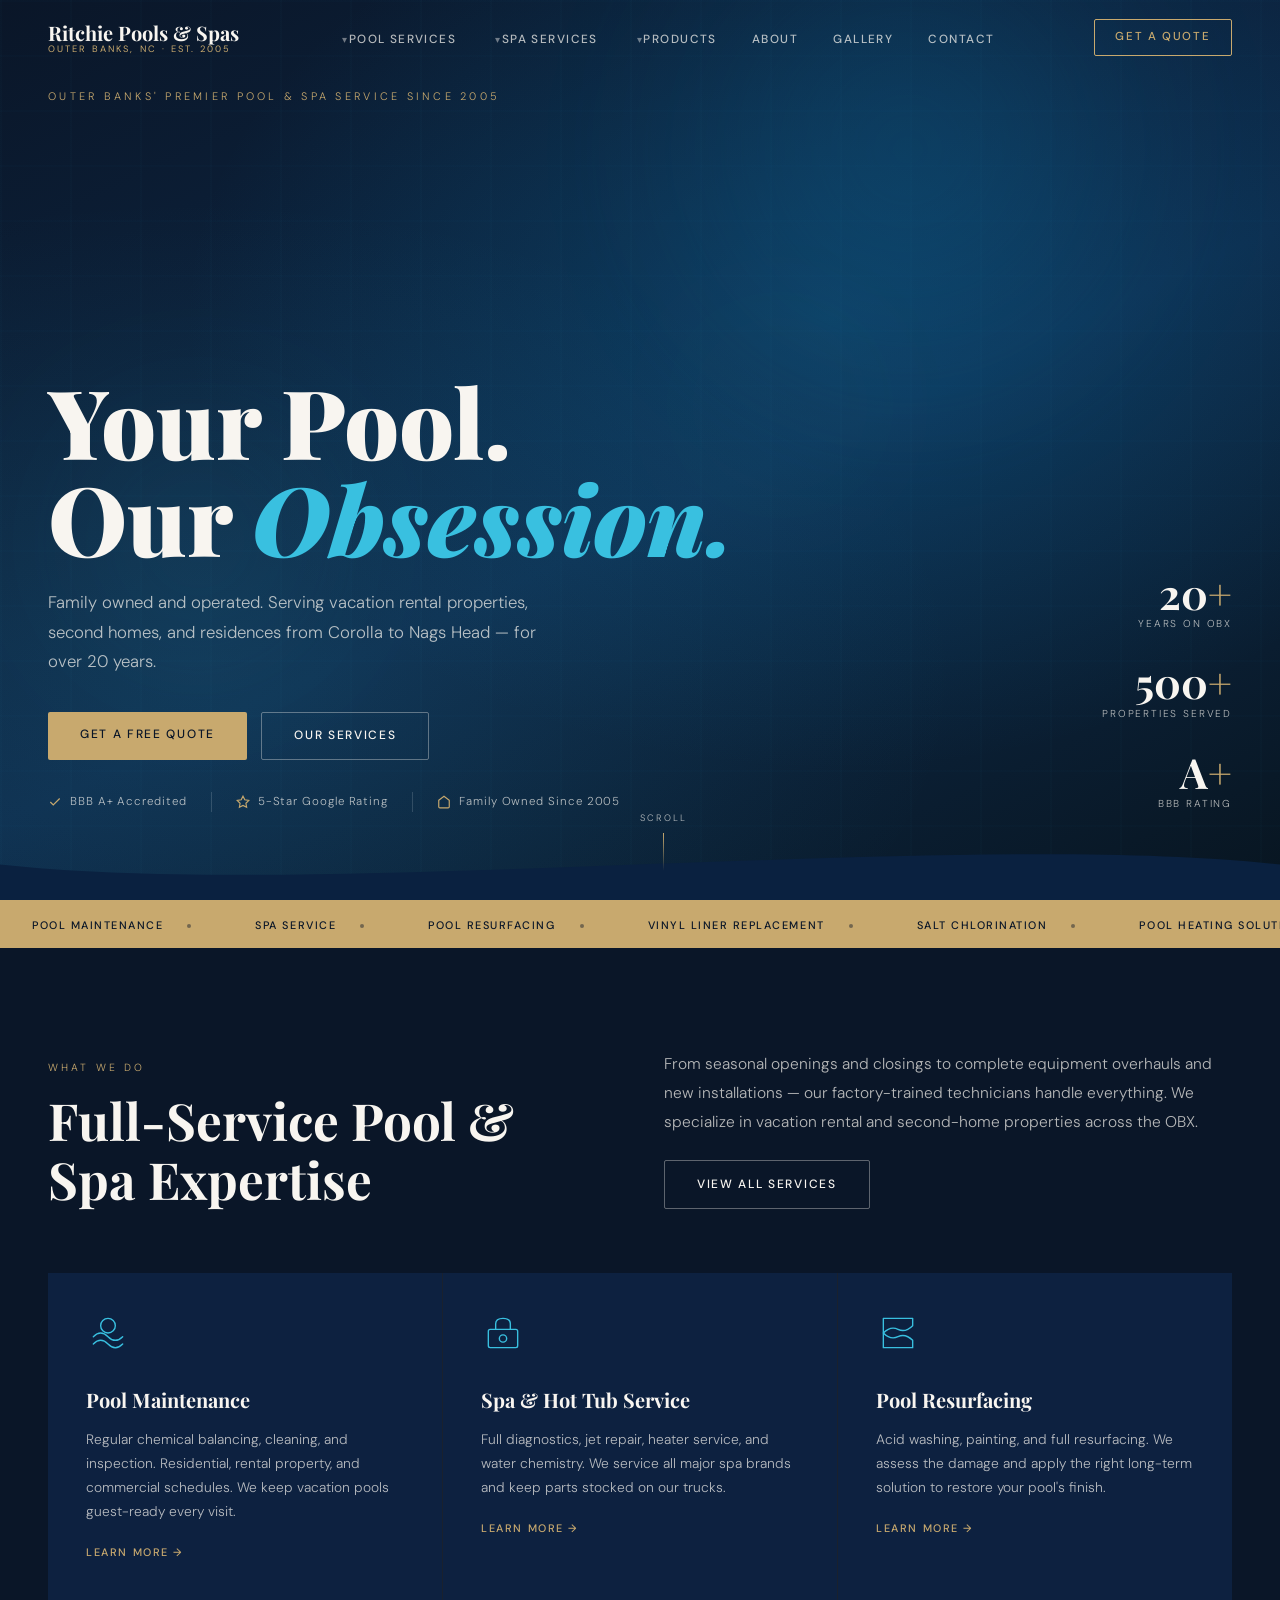
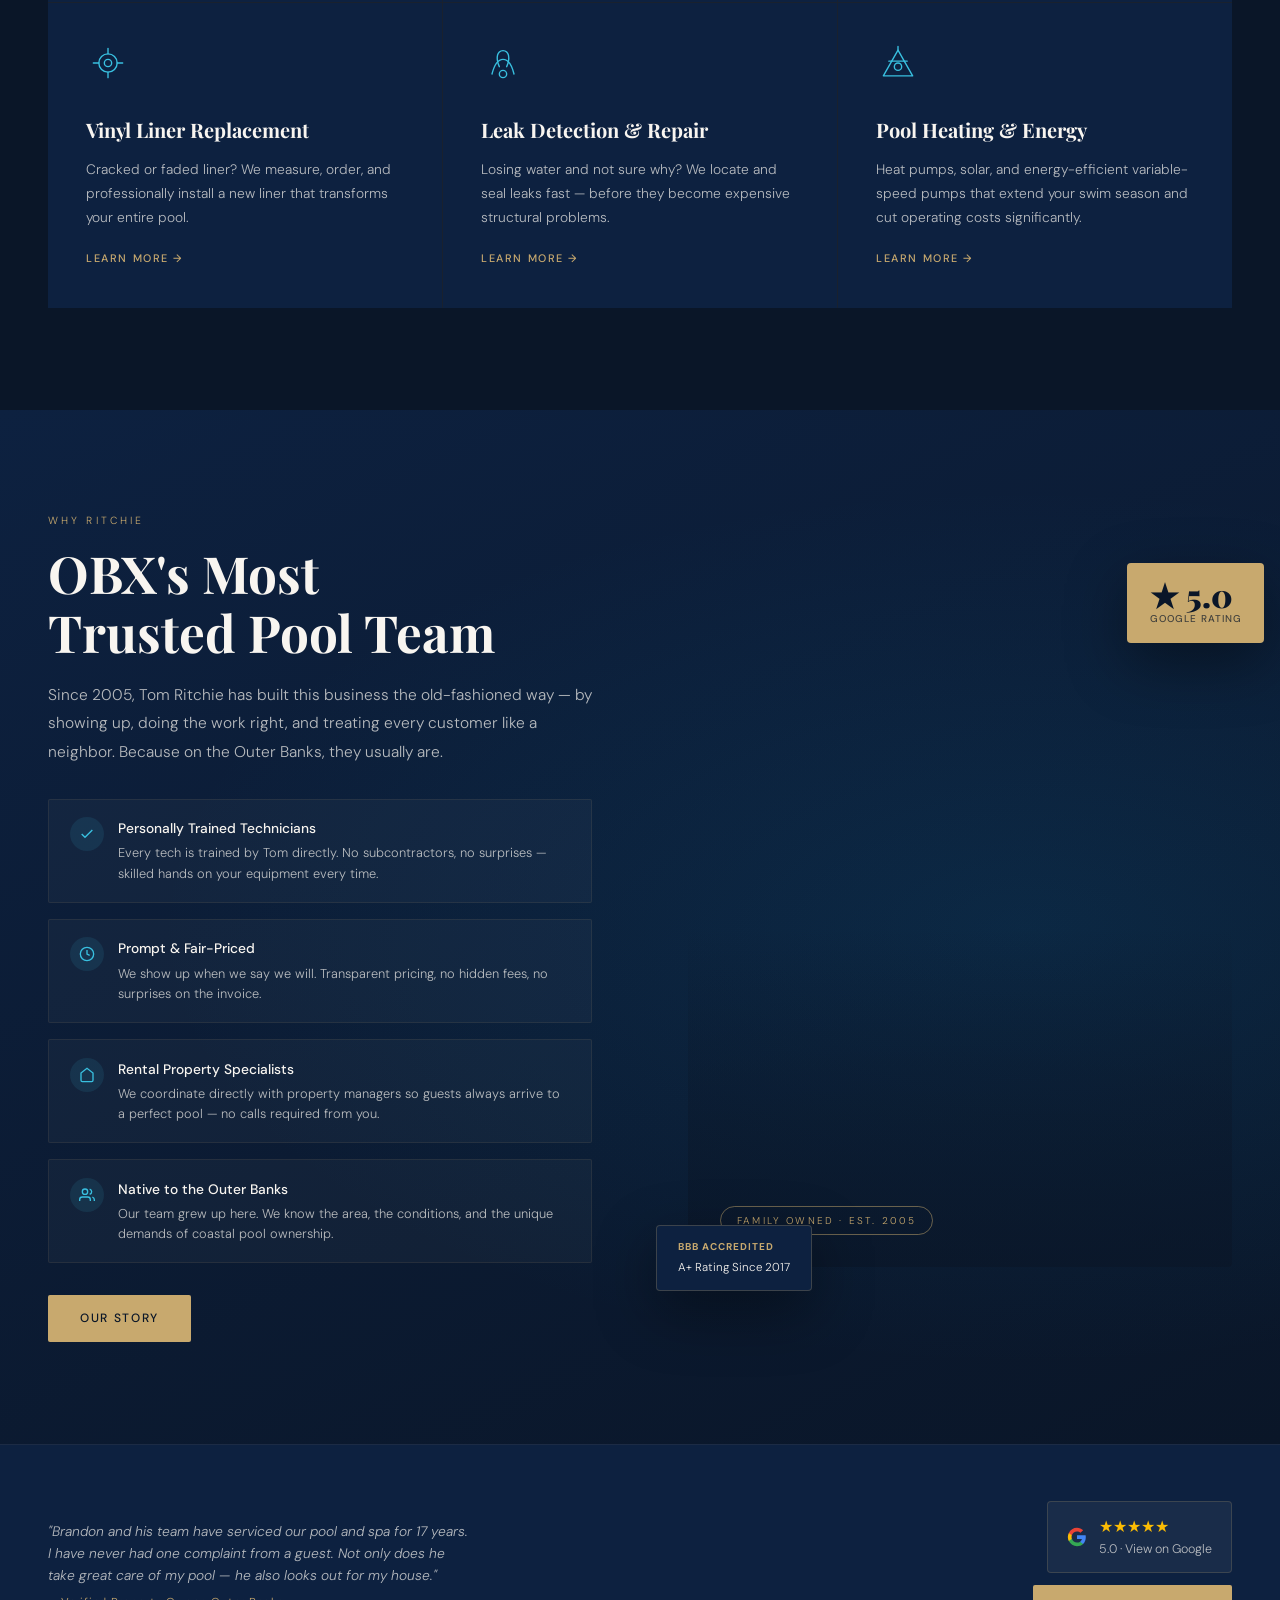
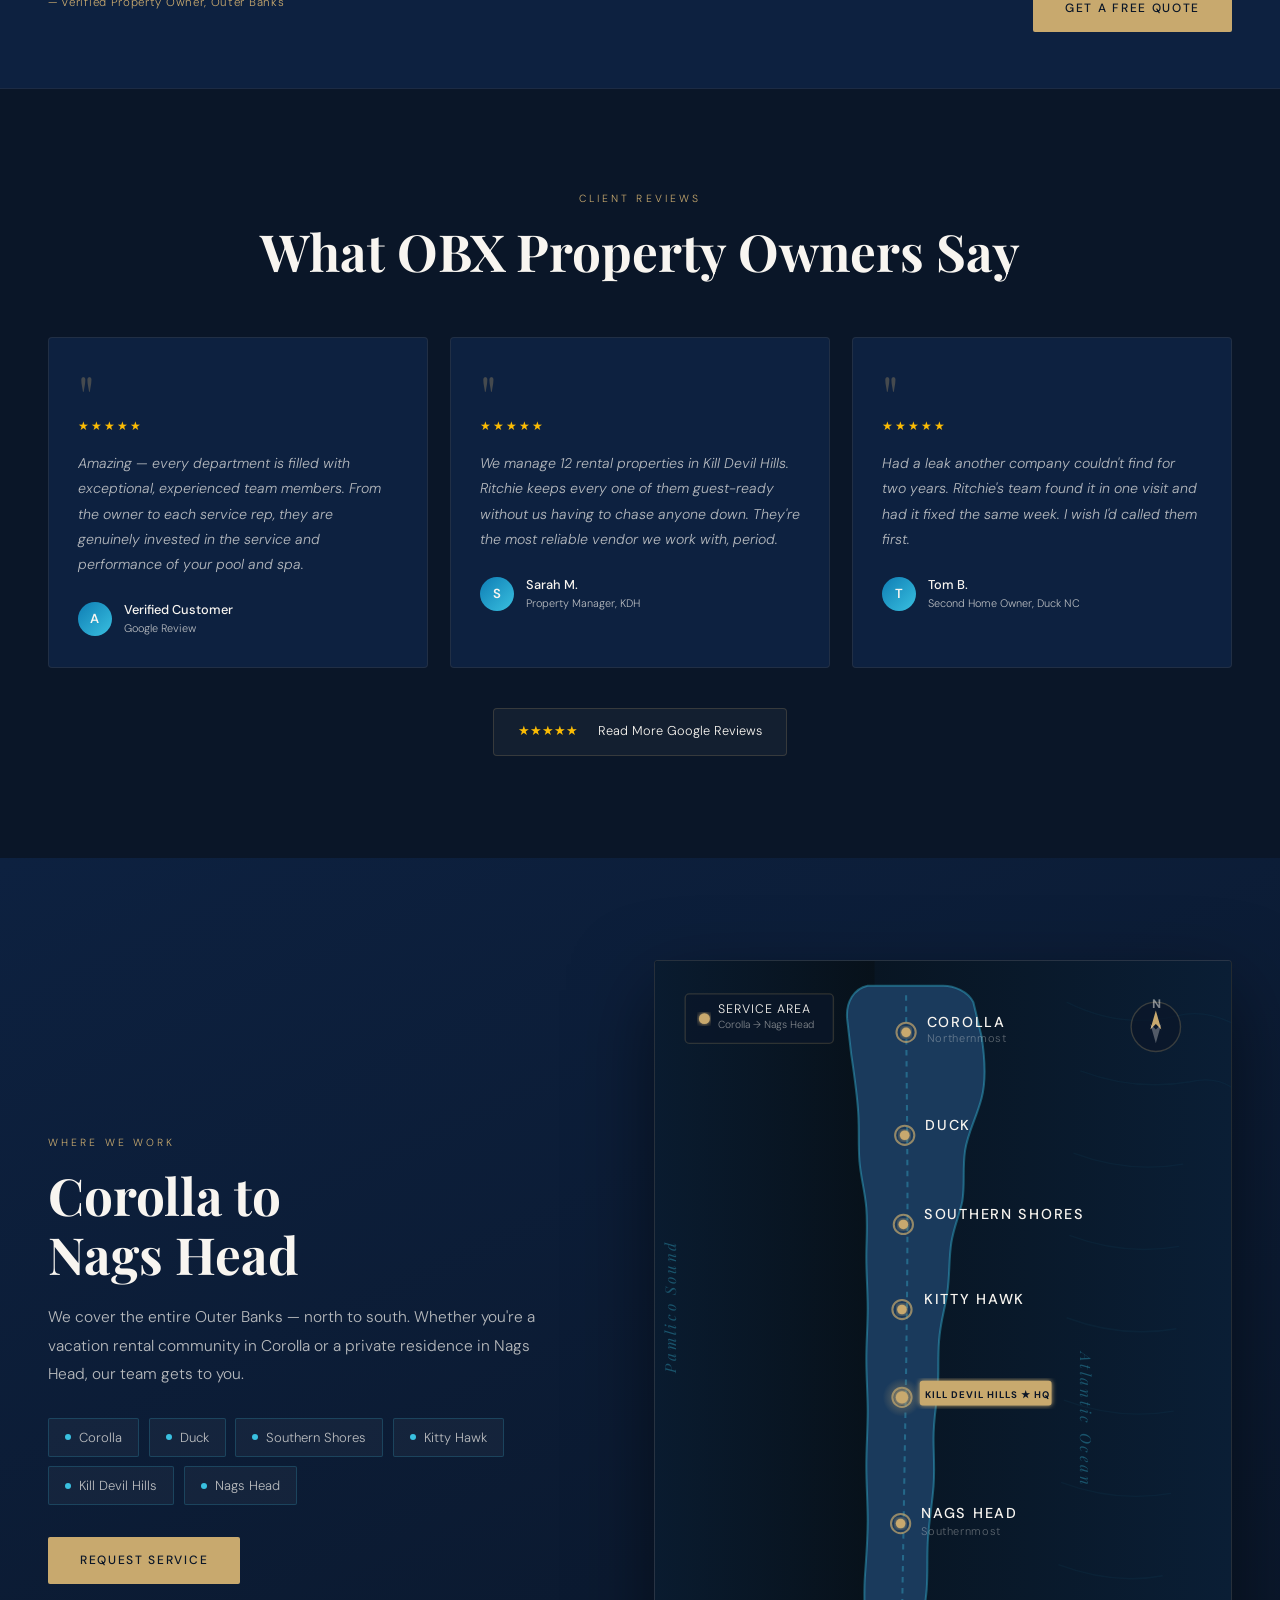
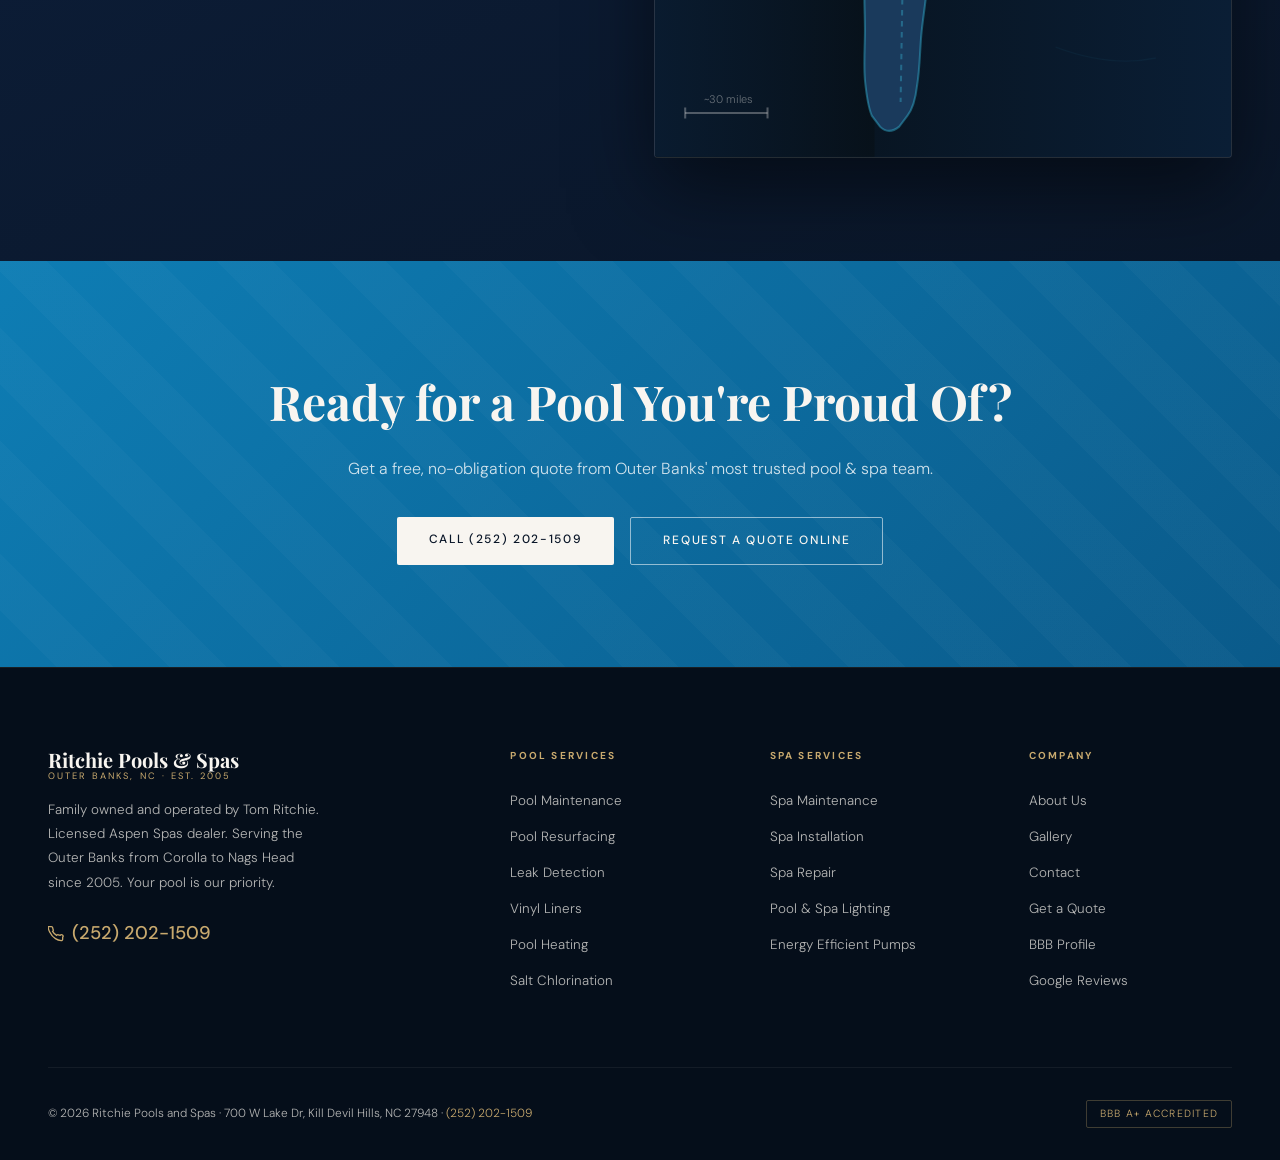
<file: index.html>
<!DOCTYPE html>
<html lang="en">
<head>
  <meta charset="UTF-8"/>
  <meta name="viewport" content="width=device-width,initial-scale=1.0"/>
  <title>Ritchie Pools & Spas | Pool & Spa Service — Outer Banks, NC</title>
  <meta name="description" content="Outer Banks' most trusted pool and spa service since 2005. Serving Corolla to Nags Head. Family owned, BBB A+ rated. Call (252) 202-1509."/>
  <link rel="preconnect" href="https://fonts.googleapis.com"/>
  <link rel="preconnect" href="https://fonts.gstatic.com" crossorigin/>
  <link href="https://fonts.googleapis.com/css2?family=Playfair+Display:ital,wght@0,400;0,700;0,900;1,400&family=DM+Sans:wght@300;400;500&display=swap" rel="stylesheet"/>
  <link rel="stylesheet" href="css/style.css"/>
  <style>
    /* ── HERO ── */
    .hero {
      position: relative;
      height: 100vh;
      min-height: 620px;
      display: flex;
      align-items: flex-end;
      overflow: hidden;
      /* Prevent any child from causing horizontal scroll */
      max-width: 100vw;
    }
    .hero-bg {
      position: absolute; inset: 0;
      background:
        radial-gradient(ellipse at 65% 35%, rgba(14,125,180,.28) 0%, transparent 55%),
        radial-gradient(ellipse at 15% 75%, rgba(57,192,224,.1) 0%, transparent 50%),
        linear-gradient(155deg, #0a1628 0%, #0d2a4a 55%, #081520 100%);
    }
    /* Shimmer grid */
    .hero-shimmer {
      position: absolute; inset: 0;
      background-image:
        repeating-linear-gradient(90deg, transparent 0, rgba(57,192,224,.03) 1px, transparent 2px, transparent 70px),
        repeating-linear-gradient(180deg, transparent 0, rgba(14,125,180,.04) 1px, transparent 2px, transparent 55px);
      animation: shimmer 10s linear infinite;
    }
    @keyframes shimmer { to { transform: translateX(70px) translateY(18px); } }
    /* Orbs */
    .orb {
      position: absolute; border-radius: 50%;
      filter: blur(90px); opacity: .38;
      animation: floatOrb 14s ease-in-out infinite;
    }
    .orb-1 { width: 540px; height: 540px; background: radial-gradient(circle, rgba(14,125,180,.65),transparent 70%); top:-120px; right:8%; max-width: 55vw; }
    .orb-2 { width: 320px; height: 320px; background: radial-gradient(circle, rgba(57,192,224,.4),transparent 70%); bottom:22%; left:3%; animation-delay:-6s; max-width: 40vw; }
    .orb-3 { width: 180px; height: 180px; background: radial-gradient(circle, rgba(200,169,110,.28),transparent 70%); top:35%; right:32%; animation-delay:-3s; max-width: 30vw; }
    @keyframes floatOrb { 0%,100%{transform:translateY(0) scale(1)} 50%{transform:translateY(-28px) scale(1.04)} }
    /* Pool image overlay — using source.unsplash.com format which allows hotlinking */
    .hero-img {
      position: absolute; inset: 0;
      background: url('https://images.pexels.com/photos/261327/pexels-photo-261327.jpeg?auto=compress&cs=tinysrgb&w=1600') center/cover no-repeat;
      opacity: .28;
    }
    /* Wave */
    .hero-wave {
      position: absolute; bottom: 0; left: 0; width: 100%;
      pointer-events: none;
    }
    .hero-content {
      position: relative; z-index: 2;
      padding: 0 var(--side-pad) clamp(3rem,7vw,5.5rem);
      max-width: 820px;
    }
    /* Eyebrow is pulled OUT of hero-content and pinned to top of hero, below nav */
    .hero-eyebrow {
      position: absolute;
      top: 5.5rem;
      left: var(--side-pad);
      font-size: .68rem; letter-spacing: .3em; text-transform: uppercase;
      color: var(--gold);
      opacity: 0; transform: translateY(18px);
      animation: fadeUp .7s ease forwards .3s;
      z-index: 3;
    }
    .hero-title {
      font-family: var(--font-display);
      font-size: clamp(3rem,7.5vw,6.2rem);
      font-weight: 900; line-height: 1.01;
      margin-bottom: 1.4rem;
      opacity: 0; transform: translateY(28px);
      animation: fadeUp .85s ease forwards .5s;
    }
    .hero-title em { font-style: italic; color: var(--aqua); }
    .hero-sub {
      font-size: 1.05rem; color: var(--text-light); line-height: 1.75;
      max-width: 510px; margin-bottom: 2.2rem;
      opacity: 0; transform: translateY(18px);
      animation: fadeUp .75s ease forwards .7s;
    }
    .hero-actions {
      display: flex; gap: .9rem; flex-wrap: wrap;
      opacity: 0; animation: fadeUp .75s ease forwards .9s;
    }
    /* Trust bar under CTA */
    .hero-trust {
      display: flex; align-items: center; gap: 1.5rem;
      margin-top: 2rem; flex-wrap: wrap;
      opacity: 0; animation: fadeUp .75s ease forwards 1.1s;
    }
    .trust-item {
      display: flex; align-items: center; gap: .5rem;
      font-size: .72rem; letter-spacing: .08em; color: var(--text-light);
    }
    .trust-item svg { color: var(--gold); flex-shrink: 0; }
    .trust-sep { width: 1px; height: 20px; background: rgba(255,255,255,.15); }
    /* Stats sidebar */
    .hero-stats {
      position: absolute; right: var(--side-pad); bottom: clamp(3rem,7vw,5.5rem);
      z-index: 2; display: flex; flex-direction: column; gap: 1.8rem;
      opacity: 0; animation: fadeR .85s ease forwards 1.1s;
    }
    .h-stat { text-align: right; }
    .h-stat-num {
      font-family: var(--font-display); font-size: 2.6rem; font-weight: 700; line-height: 1;
    }
    .h-stat-num span { color: var(--gold); }
    .h-stat-label { font-size: .63rem; letter-spacing: .18em; text-transform: uppercase; color: var(--text-light); margin-top: .2rem; }
    /* Scroll hint */
    .scroll-hint {
      position: absolute; bottom: 1.8rem; left: 50%; transform: translateX(-50%);
      z-index: 2; display: flex; flex-direction: column; align-items: center; gap: .45rem;
      opacity: 0; animation: fadeUp .7s ease forwards 1.4s;
    }
    .scroll-hint span { font-size: .58rem; letter-spacing: .22em; text-transform: uppercase; color: var(--text-light); }
    .scroll-line { width: 1px; height: 38px; background: linear-gradient(to bottom, var(--gold),transparent); animation: pulse 2s ease-in-out infinite; }
    @keyframes pulse { 0%,100%{opacity:.5;transform:scaleY(1)} 50%{opacity:1;transform:scaleY(.6)} }
    @keyframes fadeUp { to{opacity:1;transform:translateY(0)} }
    @keyframes fadeR { from{opacity:0;transform:translateX(18px)} to{opacity:1;transform:none} }

    /* ── SERVICES SECTION ── */
    .services { padding: var(--section-pad) var(--side-pad); }
    .services-header {
      display: grid; grid-template-columns: 1fr 1fr; gap: 3rem;
      margin-bottom: 4rem; align-items: end;
    }
    .services-grid {
      display: grid; grid-template-columns: repeat(3,1fr);
      gap: 1px; background: rgba(200,169,110,.08);
    }
    .svc-card {
      background: var(--deep-blue); padding: 2.4rem;
      position: relative; overflow: hidden;
      transition: background .35s;
    }
    .svc-card::before {
      content: ''; position: absolute; top: 0; left: 0; right: 0; height: 2px;
      background: linear-gradient(90deg, var(--pool-blue), var(--aqua));
      transform: scaleX(0); transform-origin: left; transition: transform .45s;
    }
    .svc-card:hover { background: #152e4d; }
    .svc-card:hover::before { transform: scaleX(1); }
    .svc-icon { width: 44px; height: 44px; color: var(--aqua); margin-bottom: 1.3rem; }
    .svc-card h3 { font-family: var(--font-display); font-size: 1.25rem; font-weight: 700; margin-bottom: .7rem; }
    .svc-card p { font-size: .86rem; color: var(--text-light); line-height: 1.75; }
    .svc-link {
      display: inline-flex; align-items: center; gap: .45rem;
      margin-top: 1.3rem; font-size: .68rem; letter-spacing: .14em;
      text-transform: uppercase; color: var(--gold); text-decoration: none;
      font-weight: 500; transition: gap .3s;
    }
    .svc-link:hover { gap: .7rem; }

    /* ── WHY US ── */
    .why-us {
      padding: var(--section-pad) var(--side-pad);
      background: linear-gradient(155deg, var(--deep-blue) 0%, var(--navy) 100%);
      position: relative;
    }
    .why-us::before {
      content: ''; position: absolute; inset: 0;
      background: radial-gradient(ellipse at 80% 50%, rgba(14,125,180,.14) 0%, transparent 60%);
      pointer-events: none;
    }
    .why-grid { display: grid; grid-template-columns: 1fr 1fr; gap: 6rem; align-items: center; position: relative; }
    .why-points { display: flex; flex-direction: column; gap: 1rem; margin-top: 2rem; }
    .why-point {
      display: flex; gap: .9rem; align-items: flex-start;
      padding: 1.1rem 1.3rem;
      background: rgba(255,255,255,.03); border: 1px solid rgba(200,169,110,.1); border-radius: 2px;
      transition: border-color .3s, background .3s;
    }
    .why-point:hover { border-color: rgba(200,169,110,.3); background: rgba(255,255,255,.05); }
    .wp-icon {
      width: 34px; height: 34px; background: rgba(57,192,224,.1); border-radius: 50%;
      display: flex; align-items: center; justify-content: center;
      flex-shrink: 0; color: var(--aqua);
    }
    .wp-text h4 { font-size: .86rem; font-weight: 500; margin-bottom: .25rem; }
    .wp-text p { font-size: .8rem; color: var(--text-light); line-height: 1.6; margin: 0; }
    /* Right visual */
    .why-visual-wrap { position: relative; }
    .why-visual {
      width: 100%; aspect-ratio: 4/5;
      background: url('https://images.pexels.com/photos/261101/pexels-photo-261101.jpeg?auto=compress&cs=tinysrgb&w=900') center/cover no-repeat;
      border-radius: 4px; overflow: hidden; position: relative;
    }
    .why-visual-overlay {
      position: absolute; inset: 0;
      background: linear-gradient(to top, rgba(10,22,40,.7) 0%, transparent 50%);
    }
    .why-visual-text {
      position: absolute; bottom: 2rem; left: 2rem; right: 2rem;
    }
    .since-pill {
      display: inline-block; border: 1px solid rgba(200,169,110,.5);
      padding: .35rem 1rem; border-radius: 50px;
      font-size: .62rem; letter-spacing: .22em; text-transform: uppercase; color: var(--gold);
    }
    .float-review {
      position: absolute; top: -1.5rem; right: -2rem;
      background: var(--gold); color: var(--navy);
      padding: 1rem 1.4rem; border-radius: 4px;
      box-shadow: 0 20px 60px rgba(0,0,0,.4);
    }
    .fr-num { font-family: var(--font-display); font-size: 2rem; font-weight: 900; line-height: 1; }
    .fr-label { font-size: .62rem; font-weight: 500; letter-spacing: .1em; text-transform: uppercase; opacity: .7; }
    .float-bbb {
      position: absolute; bottom: -1.5rem; left: -2rem;
      background: var(--deep-blue); border: 1px solid rgba(200,169,110,.25);
      color: var(--white); padding: .9rem 1.3rem; border-radius: 4px;
      box-shadow: 0 20px 60px rgba(0,0,0,.4);
      font-size: .72rem; line-height: 1.5;
    }
    .float-bbb strong { color: var(--gold); display: block; font-size: .62rem; letter-spacing: .1em; text-transform: uppercase; margin-bottom: .2rem; }

    /* ── SOCIAL PROOF STRIP ── */
    .proof-strip {
      padding: 3.5rem var(--side-pad);
      background: var(--deep-blue);
      border-top: 1px solid rgba(200,169,110,.08);
      border-bottom: 1px solid rgba(200,169,110,.08);
    }
    .proof-inner {
      display: flex; align-items: center; justify-content: space-between;
      gap: 2rem; flex-wrap: wrap;
    }
    .proof-left p { font-size: .86rem; color: var(--text-light); max-width: 420px; font-style: italic; }
    .proof-left cite { display: block; font-size: .72rem; color: var(--gold); margin-top: .5rem; font-style: normal; letter-spacing: .06em; }
    .proof-right { display: flex; flex-direction: column; align-items: flex-end; gap: .8rem; }

    /* ── TESTIMONIALS ── */
    .testimonials { padding: var(--section-pad) var(--side-pad); }
    .testimonials-header { text-align: center; margin-bottom: 3.5rem; }
    .testi-grid { display: grid; grid-template-columns: repeat(3,1fr); gap: 1.4rem; }
    .testi-card {
      background: var(--deep-blue); border: 1px solid rgba(200,169,110,.1);
      border-radius: 4px; padding: 1.8rem;
      transition: border-color .3s, transform .3s;
    }
    .testi-card:hover { border-color: rgba(200,169,110,.3); transform: translateY(-4px); }
    .t-quote { font-family: var(--font-display); font-size: 3.5rem; color: var(--gold); opacity: .3; line-height: 1; margin-bottom: -.4rem; }
    .t-stars { color: #fbbc04; letter-spacing: 2px; font-size: .78rem; margin-bottom: .9rem; }
    .t-text { font-size: .88rem; color: var(--text-light); line-height: 1.8; font-style: italic; margin-bottom: 1.4rem; }
    .t-reviewer { display: flex; align-items: center; gap: .75rem; }
    .t-avatar {
      width: 34px; height: 34px; border-radius: 50%;
      background: linear-gradient(135deg, var(--pool-blue), var(--aqua));
      display: flex; align-items: center; justify-content: center;
      font-size: .82rem; font-weight: 600; flex-shrink: 0;
    }
    .t-name { font-size: .8rem; font-weight: 500; }
    .t-type { font-size: .68rem; color: var(--text-light); }
    .testi-footer { text-align: center; margin-top: 2.5rem; }
    .testi-footer a {
      display: inline-flex; align-items: center; gap: .75rem;
      background: rgba(255,255,255,.04); border: 1px solid rgba(200,169,110,.2);
      border-radius: 4px; padding: .8rem 1.5rem;
      text-decoration: none; color: var(--white);
      font-size: .8rem; transition: background .3s, border-color .3s;
    }
    .testi-footer a:hover { background: rgba(255,255,255,.08); border-color: rgba(200,169,110,.4); }
    .g-stars-inline { color: #fbbc04; }

    /* ── SERVICE AREA ── */
    .service-area { padding: var(--section-pad) var(--side-pad); background: linear-gradient(155deg,var(--deep-blue) 0%,var(--navy) 100%); }
    .sa-grid { display: grid; grid-template-columns: 1fr 1.1fr; gap: 5rem; align-items: center; }
    .area-tags { display: flex; flex-wrap: wrap; gap: .6rem; margin-top: 1.8rem; }
    .area-tag {
      display: flex; align-items: center; gap: .5rem;
      background: rgba(255,255,255,.04); border: 1px solid rgba(57,192,224,.2);
      padding: .5rem 1rem; border-radius: 2px; font-size: .82rem; color: var(--text-light);
      transition: border-color .3s, color .3s;
    }
    .area-tag:hover { border-color: var(--aqua); color: var(--white); }
    .area-tag-dot { width: 6px; height: 6px; background: var(--aqua); border-radius: 50%; flex-shrink: 0; }
    /* ── OBX SVG MAP ── */
    .obx-map-wrap {
      position: relative;
      width: 100%;
      border-radius: 4px;
      overflow: hidden;
      background: linear-gradient(135deg, #071526 0%, #0d2140 100%);
      border: 1px solid rgba(200,169,110,.15);
      box-shadow: 0 30px 80px rgba(0,0,0,.5);
    }
    .obx-map-wrap svg { display: block; width: 100%; height: auto; }
    /* Water labels */
    .map-water-label {
      font-family: var(--font-display);
      font-style: italic;
      fill: rgba(57,192,224,.35);
      font-size: 11px;
      letter-spacing: 2px;
    }
    /* Island body */
    .obx-island { fill: #1a3a5c; stroke: rgba(57,192,224,.4); stroke-width: 1.5; }
    /* Town zones — highlight on hover */
    .town-zone {
      fill: transparent;
      cursor: pointer;
      transition: fill .3s;
    }
    .town-zone:hover { fill: rgba(14,125,180,.25); }
    /* Town pin dots */
    .pin-dot-outer {
      fill: none;
      stroke: var(--gold, #c8a96e);
      stroke-width: 1.5;
      opacity: .7;
      animation: pinPulse 2.5s ease-in-out infinite;
    }
    .pin-dot-inner { fill: #c8a96e; }
    .pin-dot-outer.d2 { animation-delay: .4s; }
    .pin-dot-outer.d3 { animation-delay: .8s; }
    .pin-dot-outer.d4 { animation-delay: 1.2s; }
    .pin-dot-outer.d5 { animation-delay: 1.6s; }
    .pin-dot-outer.d6 { animation-delay: 2.0s; }
    @keyframes pinPulse {
      0%,100% { r: 7; opacity: .5; }
      50% { r: 11; opacity: 0; }
    }
    /* Town labels */
    .town-label {
      font-family: 'DM Sans', sans-serif;
      font-size: 10.5px;
      font-weight: 500;
      letter-spacing: .12em;
      text-transform: uppercase;
      fill: #f8f5f0;
      pointer-events: none;
    }
    .town-label.active { fill: #c8a96e; font-weight: 700; }
    /* HQ star badge */
    .hq-badge rect { fill: #c8a96e; rx: 2; }
    .hq-text { fill: #0a1628; font-size: 7px; font-weight: 700; letter-spacing: .1em; text-transform: uppercase; font-family: 'DM Sans', sans-serif; }
    /* Route line down the island */
    .route-line {
      stroke: rgba(57,192,224,.35);
      stroke-width: 1.5;
      stroke-dasharray: 4 4;
      fill: none;
      animation: dashMove 20s linear infinite;
    }
    @keyframes dashMove { to { stroke-dashoffset: -100; } }
    /* Compass */
    .compass-text { fill: rgba(248,245,240,.5); font-size: 9px; font-family: 'DM Sans', sans-serif; letter-spacing: .08em; }
    /* Ocean shimmer lines */
    .ocean-line {
      stroke: rgba(57,192,224,.08);
      stroke-width: 1;
      fill: none;
      animation: oceanShimmer 6s ease-in-out infinite;
    }
    .ocean-line:nth-child(2) { animation-delay: -2s; }
    .ocean-line:nth-child(3) { animation-delay: -4s; }
    @keyframes oceanShimmer {
      0%,100% { opacity: .4; transform: translateX(0); }
      50% { opacity: 1; transform: translateX(3px); }
    }
    /* Scale bar */
    .scale-line { stroke: rgba(248,245,240,.3); stroke-width: 1.5; fill: none; }
    .scale-text { fill: rgba(248,245,240,.4); font-size: 8px; font-family: 'DM Sans',sans-serif; }

    /* ── RESPONSIVE ── */
    @media(max-width:940px){
      .hero-stats { display: none; }
      .scroll-hint { display: none; }
    }
    @media(max-width:860px){
      .services-header { grid-template-columns:1fr; gap:1.5rem; }
      .services-grid { grid-template-columns:1fr; gap:1px; }
      .why-grid { grid-template-columns:1fr; gap:3rem; }
      .why-visual-wrap { display: none; }
      .sa-grid { grid-template-columns:1fr; gap:3rem; }
      .testi-grid { grid-template-columns:1fr; }
      .proof-right { align-items: flex-start; }
      .map-box { min-height: 320px; }
    }
    @media(max-width:520px){
      .hero-title { font-size: 2.7rem; }
      .hero-trust { gap:1rem; }
      .trust-sep { display:none; }
      /* Contain orbs so they don't bleed off-screen on small phones */
      .orb { max-width: 50vw; max-height: 50vw; }
      /* Tighter top padding on small phones */
      .hero-content { padding-top: 4.5rem; }
    }
  </style>
</head>
<body>

<!-- NAV -->
<nav class="site-nav" id="siteNav">
  <a href="index.html" class="nav-logo">Ritchie Pools & Spas<span>Outer Banks, NC · Est. 2005</span></a>
  <ul class="nav-center">
    <li class="has-drop">
      <a href="pool-services.html">Pool Services</a>
      <ul class="dropdown">
        <li><a href="pool-services.html">Pool Maintenance</a></li>
        <li><a href="pool-services.html#resurfacing">Pool Resurfacing</a></li>
        <li><a href="pool-services.html#leaks">Leak Detection</a></li>
        <li><a href="pool-services.html#liners">Vinyl Liners</a></li>
      </ul>
    </li>
    <li class="has-drop">
      <a href="spa-service.html">Spa Services</a>
      <ul class="dropdown">
        <li><a href="spa-service.html">Spa Maintenance</a></li>
        <li><a href="spa-service.html#installs">Spa Installation</a></li>
        <li><a href="spa-service.html#repair">Spa Repair</a></li>
      </ul>
    </li>
    <li class="has-drop">
      <a href="pool-services.html#products">Products</a>
      <ul class="dropdown">
        <li><a href="pool-services.html#heating">Pool Heating</a></li>
        <li><a href="pool-services.html#pumps">Energy Efficient Pumps</a></li>
        <li><a href="pool-services.html#salt">Salt Chlorination</a></li>
        <li><a href="pool-services.html#lighting">Pool & Spa Lighting</a></li>
      </ul>
    </li>
    <li><a href="about.html">About</a></li>
    <li><a href="gallery.html">Gallery</a></li>
    <li><a href="contact.html">Contact</a></li>
  </ul>
  <a href="get-a-quote.html" class="nav-cta-btn">Get a Quote</a>
  <button class="hamburger" id="burger" aria-label="Open menu">
    <span></span><span></span><span></span>
  </button>
</nav>

<!-- MOBILE MENU -->
<div class="mobile-menu" id="mobileMenu">
  <a href="pool-services.html">Pool Services</a>
  <div class="mob-divider"></div>
  <a href="spa-service.html">Spa Services</a>
  <div class="mob-divider"></div>
  <a href="about.html">About Us</a>
  <div class="mob-divider"></div>
  <a href="gallery.html">Gallery</a>
  <div class="mob-divider"></div>
  <a href="contact.html">Contact</a>
  <div class="mob-divider"></div>
  <a href="get-a-quote.html" class="mob-cta">Get a Free Quote</a>
</div>

<!-- HERO -->
<section class="hero">
  <div class="hero-bg"></div>
  <div class="hero-shimmer"></div>
  <div class="hero-img"></div>
  <div class="orb orb-1"></div>
  <div class="orb orb-2"></div>
  <div class="orb orb-3"></div>
  <svg class="hero-wave" viewBox="0 0 1440 80" xmlns="http://www.w3.org/2000/svg" preserveAspectRatio="none">
    <path d="M0,40 C360,80 1080,0 1440,40 L1440,80 L0,80 Z" fill="rgba(10,33,64,1)"/>
  </svg>
  <!-- Eyebrow sits outside hero-content so it doesn't push the bottom-anchored content -->
  <p class="hero-eyebrow">Outer Banks' Premier Pool &amp; Spa Service Since 2005</p>
  <div class="hero-content">
    <h1 class="hero-title">Your Pool.<br>Our <em>Obsession.</em></h1>
    <p class="hero-sub">Family owned and operated. Serving vacation rental properties, second homes, and residences from Corolla to Nags Head — for over 20 years.</p>
    <div class="hero-actions">
      <a href="get-a-quote.html" class="btn-primary">Get a Free Quote</a>
      <a href="pool-services.html" class="btn-ghost">Our Services</a>
    </div>
    <div class="hero-trust">
      <div class="trust-item">
        <svg width="14" height="14" viewBox="0 0 24 24" fill="none" stroke="currentColor" stroke-width="2"><polyline points="20 6 9 17 4 12"/></svg>
        BBB A+ Accredited
      </div>
      <div class="trust-sep"></div>
      <div class="trust-item">
        <svg width="14" height="14" viewBox="0 0 24 24" fill="none" stroke="currentColor" stroke-width="2"><path d="M12 2l3.09 6.26L22 9.27l-5 4.87 1.18 6.88L12 17.77l-6.18 3.25L7 14.14 2 9.27l6.91-1.01L12 2z"/></svg>
        5-Star Google Rating
      </div>
      <div class="trust-sep"></div>
      <div class="trust-item">
        <svg width="14" height="14" viewBox="0 0 24 24" fill="none" stroke="currentColor" stroke-width="2"><path d="M3 9l9-7 9 7v11a2 2 0 01-2 2H5a2 2 0 01-2-2z"/></svg>
        Family Owned Since 2005
      </div>
    </div>
  </div>
  <div class="hero-stats">
    <div class="h-stat"><div class="h-stat-num">20<span>+</span></div><div class="h-stat-label">Years on OBX</div></div>
    <div class="h-stat"><div class="h-stat-num">500<span>+</span></div><div class="h-stat-label">Properties Served</div></div>
    <div class="h-stat"><div class="h-stat-num">A<span>+</span></div><div class="h-stat-label">BBB Rating</div></div>
  </div>
  <div class="scroll-hint">
    <span>Scroll</span>
    <div class="scroll-line"></div>
  </div>
</section>

<!-- TICKER -->
<div class="ticker-band" aria-hidden="true">
  <div class="ticker-inner">
    <span class="ticker-item">Pool Maintenance <span class="t-dot"></span></span>
    <span class="ticker-item">Spa Service <span class="t-dot"></span></span>
    <span class="ticker-item">Pool Resurfacing <span class="t-dot"></span></span>
    <span class="ticker-item">Vinyl Liner Replacement <span class="t-dot"></span></span>
    <span class="ticker-item">Salt Chlorination <span class="t-dot"></span></span>
    <span class="ticker-item">Pool Heating Solutions <span class="t-dot"></span></span>
    <span class="ticker-item">Energy Efficient Pumps <span class="t-dot"></span></span>
    <span class="ticker-item">Leak Detection &amp; Repair <span class="t-dot"></span></span>
    <span class="ticker-item">Complete Spa Installs <span class="t-dot"></span></span>
    <span class="ticker-item">Pool &amp; Spa Lighting <span class="t-dot"></span></span>
    <span class="ticker-item">Pool Maintenance <span class="t-dot"></span></span>
    <span class="ticker-item">Spa Service <span class="t-dot"></span></span>
    <span class="ticker-item">Pool Resurfacing <span class="t-dot"></span></span>
    <span class="ticker-item">Vinyl Liner Replacement <span class="t-dot"></span></span>
    <span class="ticker-item">Salt Chlorination <span class="t-dot"></span></span>
    <span class="ticker-item">Pool Heating Solutions <span class="t-dot"></span></span>
    <span class="ticker-item">Energy Efficient Pumps <span class="t-dot"></span></span>
    <span class="ticker-item">Leak Detection &amp; Repair <span class="t-dot"></span></span>
    <span class="ticker-item">Complete Spa Installs <span class="t-dot"></span></span>
    <span class="ticker-item">Pool &amp; Spa Lighting <span class="t-dot"></span></span>
  </div>
</div>

<!-- SERVICES -->
<section class="services">
  <div class="services-header">
    <div class="reveal-l">
      <span class="section-label">What We Do</span>
      <h2 class="section-title">Full-Service Pool &amp;<br>Spa Expertise</h2>
    </div>
    <div class="reveal-r">
      <p class="section-body">From seasonal openings and closings to complete equipment overhauls and new installations — our factory-trained technicians handle everything. We specialize in vacation rental and second-home properties across the OBX.</p>
      <a href="pool-services.html" class="btn-ghost" style="margin-top:1.5rem">View All Services</a>
    </div>
  </div>
  <div class="services-grid">
    <div class="svc-card reveal">
      <svg class="svc-icon" viewBox="0 0 48 48" fill="none" stroke="currentColor" stroke-width="1.5"><path d="M8 36 Q16 28 24 36 Q32 44 40 36" stroke-linecap="round"/><path d="M8 28 Q16 20 24 28 Q32 36 40 28" stroke-linecap="round"/><circle cx="24" cy="16" r="8"/></svg>
      <h3>Pool Maintenance</h3>
      <p>Regular chemical balancing, cleaning, and inspection. Residential, rental property, and commercial schedules. We keep vacation pools guest-ready every visit.</p>
      <a href="pool-services.html" class="svc-link">Learn More →</a>
    </div>
    <div class="svc-card reveal" style="transition-delay:.08s">
      <svg class="svc-icon" viewBox="0 0 48 48" fill="none" stroke="currentColor" stroke-width="1.5"><rect x="8" y="20" width="32" height="20" rx="2"/><path d="M16 20V14Q16 8 24 8Q32 8 32 14V20" stroke-linecap="round"/><circle cx="24" cy="30" r="4"/></svg>
      <h3>Spa &amp; Hot Tub Service</h3>
      <p>Full diagnostics, jet repair, heater service, and water chemistry. We service all major spa brands and keep parts stocked on our trucks.</p>
      <a href="spa-service.html" class="svc-link">Learn More →</a>
    </div>
    <div class="svc-card reveal" style="transition-delay:.16s">
      <svg class="svc-icon" viewBox="0 0 48 48" fill="none" stroke="currentColor" stroke-width="1.5"><path d="M8 40H40V32Q32 24 24 28Q16 32 8 24Z" stroke-linejoin="round"/><path d="M8 24Q16 16 24 20Q32 24 40 16V8H8Z" stroke-linejoin="round"/></svg>
      <h3>Pool Resurfacing</h3>
      <p>Acid washing, painting, and full resurfacing. We assess the damage and apply the right long-term solution to restore your pool's finish.</p>
      <a href="pool-services.html#resurfacing" class="svc-link">Learn More →</a>
    </div>
    <div class="svc-card reveal" style="transition-delay:.1s">
      <svg class="svc-icon" viewBox="0 0 48 48" fill="none" stroke="currentColor" stroke-width="1.5"><circle cx="24" cy="24" r="10"/><circle cx="24" cy="24" r="4"/><path d="M24 8V14M24 34V40M8 24H14M34 24H40" stroke-linecap="round"/></svg>
      <h3>Vinyl Liner Replacement</h3>
      <p>Cracked or faded liner? We measure, order, and professionally install a new liner that transforms your entire pool.</p>
      <a href="pool-services.html#liners" class="svc-link">Learn More →</a>
    </div>
    <div class="svc-card reveal" style="transition-delay:.18s">
      <svg class="svc-icon" viewBox="0 0 48 48" fill="none" stroke="currentColor" stroke-width="1.5"><path d="M12 36Q16 20 24 20Q32 20 36 36" stroke-linecap="round"/><path d="M20 28C18 24 16 16 20 12C22 10 26 10 28 12C32 16 30 24 28 28" stroke-linecap="round"/><circle cx="24" cy="36" r="4"/></svg>
      <h3>Leak Detection &amp; Repair</h3>
      <p>Losing water and not sure why? We locate and seal leaks fast — before they become expensive structural problems.</p>
      <a href="pool-services.html#leaks" class="svc-link">Learn More →</a>
    </div>
    <div class="svc-card reveal" style="transition-delay:.26s">
      <svg class="svc-icon" viewBox="0 0 48 48" fill="none" stroke="currentColor" stroke-width="1.5"><path d="M8 38L24 10L40 38Z" stroke-linejoin="round"/><path d="M24 10V6M14 22H34" stroke-linecap="round"/><circle cx="24" cy="28" r="4"/></svg>
      <h3>Pool Heating &amp; Energy</h3>
      <p>Heat pumps, solar, and energy-efficient variable-speed pumps that extend your swim season and cut operating costs significantly.</p>
      <a href="pool-services.html#heating" class="svc-link">Learn More →</a>
    </div>
  </div>
</section>

<!-- WHY US -->
<section class="why-us">
  <div class="why-grid">
    <div class="reveal-l">
      <span class="section-label">Why Ritchie</span>
      <h2 class="section-title">OBX's Most<br>Trusted Pool Team</h2>
      <p class="section-body" style="margin-top:1.2rem">Since 2005, Tom Ritchie has built this business the old-fashioned way — by showing up, doing the work right, and treating every customer like a neighbor. Because on the Outer Banks, they usually are.</p>
      <div class="why-points">
        <div class="why-point">
          <div class="wp-icon"><svg width="16" height="16" viewBox="0 0 24 24" fill="none" stroke="currentColor" stroke-width="2"><polyline points="20 6 9 17 4 12"/></svg></div>
          <div class="wp-text"><h4>Personally Trained Technicians</h4><p>Every tech is trained by Tom directly. No subcontractors, no surprises — skilled hands on your equipment every time.</p></div>
        </div>
        <div class="why-point">
          <div class="wp-icon"><svg width="16" height="16" viewBox="0 0 24 24" fill="none" stroke="currentColor" stroke-width="2"><circle cx="12" cy="12" r="10"/><path d="M12 6v6l4 2"/></svg></div>
          <div class="wp-text"><h4>Prompt &amp; Fair-Priced</h4><p>We show up when we say we will. Transparent pricing, no hidden fees, no surprises on the invoice.</p></div>
        </div>
        <div class="why-point">
          <div class="wp-icon"><svg width="16" height="16" viewBox="0 0 24 24" fill="none" stroke="currentColor" stroke-width="2"><path d="M3 9l9-7 9 7v11a2 2 0 01-2 2H5a2 2 0 01-2-2z"/></svg></div>
          <div class="wp-text"><h4>Rental Property Specialists</h4><p>We coordinate directly with property managers so guests always arrive to a perfect pool — no calls required from you.</p></div>
        </div>
        <div class="why-point">
          <div class="wp-icon"><svg width="16" height="16" viewBox="0 0 24 24" fill="none" stroke="currentColor" stroke-width="2"><path d="M17 21v-2a4 4 0 00-4-4H5a4 4 0 00-4 4v2"/><circle cx="9" cy="7" r="4"/><path d="M23 21v-2a4 4 0 00-3-3.87M16 3.13a4 4 0 010 7.75"/></svg></div>
          <div class="wp-text"><h4>Native to the Outer Banks</h4><p>Our team grew up here. We know the area, the conditions, and the unique demands of coastal pool ownership.</p></div>
        </div>
      </div>
      <a href="about.html" class="btn-primary" style="margin-top:2rem">Our Story</a>
    </div>
    <div class="why-visual-wrap reveal-r">
      <div class="why-visual">
        <div class="why-visual-overlay"></div>
        <div class="why-visual-text">
          <div class="since-pill">Family Owned · Est. 2005</div>
        </div>
      </div>
      <div class="float-review">
        <div class="fr-num">★ 5.0</div>
        <div class="fr-label">Google Rating</div>
      </div>
      <div class="float-bbb">
        <strong>BBB Accredited</strong>
        A+ Rating Since 2017
      </div>
    </div>
  </div>
</section>

<!-- SOCIAL PROOF STRIP -->
<section class="proof-strip">
  <div class="proof-inner">
    <div class="proof-left">
      <p>"Brandon and his team have serviced our pool and spa for 17 years. I have never had one complaint from a guest. Not only does he take great care of my pool — he also looks out for my house."</p>
      <cite>— Verified Property Owner, Outer Banks</cite>
    </div>
    <div class="proof-right">
      <a href="https://www.google.com/maps/place/Ritchie+Pools+and+Spas/@35.6204769,-76.214774,17z" target="_blank" rel="noopener" class="google-badge">
        <svg width="20" height="20" viewBox="0 0 24 24" fill="none"><path d="M22.56 12.25c0-.78-.07-1.53-.2-2.25H12v4.26h5.92c-.26 1.37-1.04 2.53-2.21 3.31v2.77h3.57c2.08-1.92 3.28-4.74 3.28-8.09z" fill="#4285F4"/><path d="M12 23c2.97 0 5.46-.98 7.28-2.66l-3.57-2.77c-.98.66-2.23 1.06-3.71 1.06-2.86 0-5.29-1.93-6.16-4.53H2.18v2.84C3.99 20.53 7.7 23 12 23z" fill="#34A853"/><path d="M5.84 14.09c-.22-.66-.35-1.36-.35-2.09s.13-1.43.35-2.09V7.07H2.18C1.43 8.55 1 10.22 1 12s.43 3.45 1.18 4.93l3.66-2.84z" fill="#FBBC05"/><path d="M12 5.38c1.62 0 3.06.56 4.21 1.64l3.15-3.15C17.45 2.09 14.97 1 12 1 7.7 1 3.99 3.47 2.18 7.07l3.66 2.84c.87-2.6 3.3-4.53 6.16-4.53z" fill="#EA4335"/></svg>
        <div>
          <div class="g-stars-inline">★★★★★</div>
          <div class="g-count">5.0 · View on Google</div>
        </div>
      </a>
      <a href="get-a-quote.html" class="btn-primary">Get a Free Quote</a>
    </div>
  </div>
</section>

<!-- TESTIMONIALS -->
<section class="testimonials">
  <div class="testimonials-header reveal">
    <span class="section-label">Client Reviews</span>
    <h2 class="section-title">What OBX Property Owners Say</h2>
  </div>
  <div class="testi-grid">
    <div class="testi-card reveal">
      <div class="t-quote">"</div>
      <div class="t-stars">★★★★★</div>
      <p class="t-text">Amazing — every department is filled with exceptional, experienced team members. From the owner to each service rep, they are genuinely invested in the service and performance of your pool and spa.</p>
      <div class="t-reviewer"><div class="t-avatar">A</div><div><div class="t-name">Verified Customer</div><div class="t-type">Google Review</div></div></div>
    </div>
    <div class="testi-card reveal" style="transition-delay:.1s">
      <div class="t-quote">"</div>
      <div class="t-stars">★★★★★</div>
      <p class="t-text">We manage 12 rental properties in Kill Devil Hills. Ritchie keeps every one of them guest-ready without us having to chase anyone down. They're the most reliable vendor we work with, period.</p>
      <div class="t-reviewer"><div class="t-avatar">S</div><div><div class="t-name">Sarah M.</div><div class="t-type">Property Manager, KDH</div></div></div>
    </div>
    <div class="testi-card reveal" style="transition-delay:.2s">
      <div class="t-quote">"</div>
      <div class="t-stars">★★★★★</div>
      <p class="t-text">Had a leak another company couldn't find for two years. Ritchie's team found it in one visit and had it fixed the same week. I wish I'd called them first.</p>
      <div class="t-reviewer"><div class="t-avatar">T</div><div><div class="t-name">Tom B.</div><div class="t-type">Second Home Owner, Duck NC</div></div></div>
    </div>
  </div>
  <div class="testi-footer">
    <a href="https://www.google.com/maps/place/Ritchie+Pools+and+Spas/@35.6204769,-76.214774,17z" target="_blank" rel="noopener">
      <span class="g-stars-inline">★★★★★</span>
      &nbsp; Read More Google Reviews
    </a>
  </div>
</section>

<!-- SERVICE AREA -->
<section class="service-area">
  <div class="sa-grid">
    <div class="reveal-l">
      <span class="section-label">Where We Work</span>
      <h2 class="section-title">Corolla to<br>Nags Head</h2>
      <p class="section-body" style="margin-top:1.2rem">We cover the entire Outer Banks — north to south. Whether you're a vacation rental community in Corolla or a private residence in Nags Head, our team gets to you.</p>
      <div class="area-tags">
        <div class="area-tag"><span class="area-tag-dot"></span>Corolla</div>
        <div class="area-tag"><span class="area-tag-dot"></span>Duck</div>
        <div class="area-tag"><span class="area-tag-dot"></span>Southern Shores</div>
        <div class="area-tag"><span class="area-tag-dot"></span>Kitty Hawk</div>
        <div class="area-tag"><span class="area-tag-dot"></span>Kill Devil Hills</div>
        <div class="area-tag"><span class="area-tag-dot"></span>Nags Head</div>
      </div>
      <a href="get-a-quote.html" class="btn-primary" style="margin-top:2rem">Request Service</a>
    </div>
    <div class="reveal-r">
      <div class="obx-map-wrap">
        <svg viewBox="0 0 420 580" xmlns="http://www.w3.org/2000/svg" role="img" aria-label="Map of Outer Banks service area from Corolla to Nags Head">
          <defs>
            <linearGradient id="oceanGrad" x1="0" y1="0" x2="1" y2="0">
              <stop offset="0%" stop-color="#071018"/>
              <stop offset="100%" stop-color="#0a1e35"/>
            </linearGradient>
            <linearGradient id="soundGrad" x1="0" y1="0" x2="1" y2="0">
              <stop offset="0%" stop-color="#0a1e35"/>
              <stop offset="100%" stop-color="#071018"/>
            </linearGradient>
            <linearGradient id="islandGrad" x1="0" y1="0" x2="0" y2="1">
              <stop offset="0%" stop-color="#1e4068"/>
              <stop offset="100%" stop-color="#152e4d"/>
            </linearGradient>
            <filter id="glow">
              <feGaussianBlur stdDeviation="2" result="coloredBlur"/>
              <feMerge><feMergeNode in="coloredBlur"/><feMergeNode in="SourceGraphic"/></feMerge>
            </filter>
            <radialGradient id="dotGlow" cx="50%" cy="50%" r="50%">
              <stop offset="0%" stop-color="#c8a96e" stop-opacity=".6"/>
              <stop offset="100%" stop-color="#c8a96e" stop-opacity="0"/>
            </radialGradient>
          </defs>

          <!-- Ocean background (Atlantic side — right) -->
          <rect width="420" height="580" fill="url(#oceanGrad)"/>

          <!-- Ocean shimmer lines -->
          <g opacity=".6">
            <path class="ocean-line" d="M300,30 Q340,50 380,40 Q400,35 420,45"/>
            <path class="ocean-line" d="M310,80 Q350,95 390,88 Q408,84 420,92"/>
            <path class="ocean-line" d="M305,140 Q345,155 385,148"/>
            <path class="ocean-line" d="M302,200 Q342,215 382,208"/>
            <path class="ocean-line" d="M300,260 Q340,275 380,268"/>
            <path class="ocean-line" d="M298,320 Q338,335 378,328"/>
            <path class="ocean-line" d="M296,380 Q336,395 376,388"/>
            <path class="ocean-line" d="M294,440 Q334,455 370,448"/>
            <path class="ocean-line" d="M292,500 Q332,515 365,508"/>
          </g>

          <!-- Pamlico Sound background (left) -->
          <rect x="0" y="0" width="160" height="580" fill="url(#soundGrad)" opacity=".8"/>

          <!-- OBX Barrier Island — simplified but geographically accurate shape -->
          <!-- The island runs N to S, narrow, with slight curves. -->
          <!-- Corolla area: top, slightly wider -->
          <!-- Narrows at Duck/Southern Shores -->
          <!-- Widens slightly at Kitty Hawk/KDH -->
          <!-- Narrows again at Nags Head -->
          <path class="obx-island" fill="url(#islandGrad)"
            d="
              M 210,18
              C 218,18 228,22 232,30
              L 238,55
              C 240,68 242,85 238,100
              C 234,115 228,125 226,138
              C 224,152 226,162 224,175
              C 222,185 218,193 216,205
              C 214,218 215,228 213,242
              C 211,255 208,263 207,277
              C 206,290 207,300 206,313
              C 205,325 203,334 203,348
              C 203,360 204,370 203,383
              C 202,396 200,406 199,420
              C 198,433 199,444 198,458
              C 197,470 195,480 194,492
              C 193,504 193,516 191,528
              C 190,537 188,545 184,550
              L 178,558
              C 173,562 168,562 164,558
              L 158,550
              C 155,543 154,534 153,524
              C 152,512 153,500 153,488
              C 153,474 152,462 153,448
              C 154,434 155,422 155,408
              C 155,394 154,382 154,368
              C 154,354 155,342 155,328
              C 155,315 154,304 154,290
              C 154,277 155,266 155,253
              C 155,240 154,229 154,216
              C 154,204 155,193 154,180
              C 153,168 150,158 149,146
              C 148,133 149,122 148,109
              C 147,95 145,82 143,68
              L 140,42
              C 139,30 145,20 155,18
              Z
            "
          />

          <!-- Subtle road/route line down the island center -->
          <path class="route-line"
            d="M 183,25 C 183,60 184,120 184,180 C 184,240 183,300 182,360 C 181,420 180,480 179,540"
          />

          <!-- ═══ TOWN ZONES (invisible hover targets) ═══ -->
          <!-- Corolla -->
          <rect class="town-zone" x="138" y="18" width="100" height="75" rx="4"/>
          <!-- Duck -->
          <rect class="town-zone" x="140" y="95" width="96" height="65" rx="4"/>
          <!-- Southern Shores -->
          <rect class="town-zone" x="142" y="162" width="94" height="60" rx="4"/>
          <!-- Kitty Hawk -->
          <rect class="town-zone" x="143" y="224" width="93" height="60" rx="4"/>
          <!-- Kill Devil Hills -->
          <rect class="town-zone" x="143" y="286" width="93" height="65" rx="4"/>
          <!-- Nags Head -->
          <rect class="town-zone" x="142" y="353" width="92" height="130" rx="4"/>

          <!-- ═══ PULSE DOTS ═══ -->
          <!-- Corolla -->
          <circle class="pin-dot-outer" cx="183" cy="52" r="7"/>
          <circle class="pin-dot-inner" cx="183" cy="52" r="3.5" filter="url(#glow)"/>
          <!-- Duck -->
          <circle class="pin-dot-outer d2" cx="182" cy="127" r="7"/>
          <circle class="pin-dot-inner" cx="182" cy="127" r="3.5" filter="url(#glow)"/>
          <!-- Southern Shores -->
          <circle class="pin-dot-outer d3" cx="181" cy="192" r="7"/>
          <circle class="pin-dot-inner" cx="181" cy="192" r="3.5" filter="url(#glow)"/>
          <!-- Kitty Hawk -->
          <circle class="pin-dot-outer d4" cx="180" cy="254" r="7"/>
          <circle class="pin-dot-inner" cx="180" cy="254" r="3.5" filter="url(#glow)"/>
          <!-- Kill Devil Hills (HQ) -->
          <circle cx="180" cy="318" r="14" fill="url(#dotGlow)" opacity=".8"/>
          <circle class="pin-dot-outer d5" cx="180" cy="318" r="7"/>
          <circle class="pin-dot-inner" cx="180" cy="318" r="4.5" filter="url(#glow)"/>
          <!-- Nags Head -->
          <circle class="pin-dot-outer d6" cx="179" cy="410" r="7"/>
          <circle class="pin-dot-inner" cx="179" cy="410" r="3.5" filter="url(#glow)"/>

          <!-- ═══ TOWN LABELS ═══ -->
          <!-- Corolla -->
          <text class="town-label" x="198" y="48">Corolla</text>
          <text style="fill:rgba(248,245,240,.35);font-size:8px;font-family:'DM Sans',sans-serif;letter-spacing:.06em" x="198" y="59">Northernmost</text>

          <!-- Duck -->
          <text class="town-label" x="197" y="123">Duck</text>

          <!-- Southern Shores -->
          <text class="town-label" x="196" y="188">Southern Shores</text>

          <!-- Kitty Hawk -->
          <text class="town-label" x="196" y="250">Kitty Hawk</text>

          <!-- Kill Devil Hills — HQ badge -->
          <g filter="url(#glow)">
            <rect x="193" y="306" width="96" height="18" rx="2" fill="#c8a96e"/>
            <text class="hq-text" x="197" y="318.5">Kill Devil Hills ★ HQ</text>
          </g>

          <!-- Nags Head -->
          <text class="town-label" x="194" y="406">Nags Head</text>
          <text style="fill:rgba(248,245,240,.35);font-size:8px;font-family:'DM Sans',sans-serif;letter-spacing:.06em" x="194" y="418">Southernmost</text>

          <!-- ═══ WATER LABELS ═══ -->
          <!-- Atlantic Ocean -->
          <text class="map-water-label" x="310" y="285" transform="rotate(90, 310, 285)">Atlantic Ocean</text>

          <!-- Pamlico Sound -->
          <text class="map-water-label" x="15" y="300" transform="rotate(-90, 15, 300)">Pamlico Sound</text>

          <!-- ═══ NORTH ARROW / COMPASS ═══ -->
          <g transform="translate(365, 48)">
            <circle cx="0" cy="0" r="18" fill="rgba(10,22,40,.7)" stroke="rgba(200,169,110,.25)" stroke-width="1"/>
            <!-- N arrow -->
            <polygon points="0,-12 -4,2 0,-2 4,2" fill="#c8a96e"/>
            <polygon points="0,2 -4,-2 0,12 4,-2" fill="rgba(248,245,240,.3)"/>
            <text class="compass-text" x="-3" y="-14" font-size="8" fill="#c8a96e" font-weight="700">N</text>
          </g>

          <!-- ═══ SCALE BAR ═══ -->
          <g transform="translate(22, 548)">
            <line class="scale-line" x1="0" y1="0" x2="60" y2="0"/>
            <line class="scale-line" x1="0" y1="-4" x2="0" y2="4"/>
            <line class="scale-line" x1="60" y1="-4" x2="60" y2="4"/>
            <text class="scale-text" x="14" y="-7">~30 miles</text>
          </g>

          <!-- ═══ LEGEND BADGE ═══ -->
          <g transform="translate(22, 24)">
            <rect width="108" height="36" rx="3" fill="rgba(10,22,40,.75)" stroke="rgba(200,169,110,.2)" stroke-width="1"/>
            <circle cx="14" cy="18" r="4" fill="#c8a96e" filter="url(#glow)"/>
            <text style="fill:#f8f5f0;font-size:9px;font-family:'DM Sans',sans-serif;letter-spacing:.08em" x="24" y="14">SERVICE AREA</text>
            <text style="fill:rgba(248,245,240,.5);font-size:7.5px;font-family:'DM Sans',sans-serif" x="24" y="25">Corolla → Nags Head</text>
          </g>

        </svg>
      </div>
    </div>
  </div>
</section>

<!-- CTA BAND -->
<section class="cta-band">
  <div class="reveal">
    <h2>Ready for a Pool You're Proud Of?</h2>
    <p>Get a free, no-obligation quote from Outer Banks' most trusted pool &amp; spa team.</p>
    <div class="cta-actions">
      <a href="tel:2522021509" class="btn-white">Call (252) 202-1509</a>
      <a href="get-a-quote.html" class="btn-outline-white">Request a Quote Online</a>
    </div>
  </div>
</section>

<!-- FOOTER -->
<footer class="site-footer">
  <div class="footer-grid">
    <div class="footer-brand">
      <a href="index.html" class="nav-logo">Ritchie Pools & Spas<span>Outer Banks, NC · Est. 2005</span></a>
      <p>Family owned and operated by Tom Ritchie. Licensed Aspen Spas dealer. Serving the Outer Banks from Corolla to Nags Head since 2005. Your pool is our priority.</p>
      <a href="tel:2522021509" class="footer-phone">
        <svg width="16" height="16" viewBox="0 0 24 24" fill="none" stroke="currentColor" stroke-width="2"><path d="M22 16.92v3a2 2 0 01-2.18 2 19.79 19.79 0 01-8.63-3.07A19.5 19.5 0 013.07 9.81 19.79 19.79 0 01.1 1.19 2 2 0 012.08 1h3a2 2 0 012 1.72c.127.96.361 1.903.7 2.81a2 2 0 01-.45 2.11L6.91 8.09a16 16 0 006 6l.51-.46a2 2 0 012.11-.45c.907.339 1.85.573 2.81.7A2 2 0 0122 16.92z"/></svg>
        (252) 202-1509
      </a>
    </div>
    <div class="footer-col">
      <h4>Pool Services</h4>
      <ul>
        <li><a href="pool-services.html">Pool Maintenance</a></li>
        <li><a href="pool-services.html#resurfacing">Pool Resurfacing</a></li>
        <li><a href="pool-services.html#leaks">Leak Detection</a></li>
        <li><a href="pool-services.html#liners">Vinyl Liners</a></li>
        <li><a href="pool-services.html#heating">Pool Heating</a></li>
        <li><a href="pool-services.html#salt">Salt Chlorination</a></li>
      </ul>
    </div>
    <div class="footer-col">
      <h4>Spa Services</h4>
      <ul>
        <li><a href="spa-service.html">Spa Maintenance</a></li>
        <li><a href="spa-service.html#installs">Spa Installation</a></li>
        <li><a href="spa-service.html#repair">Spa Repair</a></li>
        <li><a href="pool-services.html#lighting">Pool &amp; Spa Lighting</a></li>
        <li><a href="pool-services.html#pumps">Energy Efficient Pumps</a></li>
      </ul>
    </div>
    <div class="footer-col">
      <h4>Company</h4>
      <ul>
        <li><a href="about.html">About Us</a></li>
        <li><a href="gallery.html">Gallery</a></li>
        <li><a href="contact.html">Contact</a></li>
        <li><a href="get-a-quote.html">Get a Quote</a></li>
        <li><a href="https://www.bbb.org/us/nc/kill-devil-hills/profile/pool-service/ritchie-pools-spas-0583-90174332" target="_blank" rel="noopener">BBB Profile</a></li>
        <li><a href="https://www.google.com/maps/place/Ritchie+Pools+and+Spas/@35.6204769,-76.214774,17z" target="_blank" rel="noopener">Google Reviews</a></li>
      </ul>
    </div>
  </div>
  <div class="footer-bottom">
    <p>© 2026 Ritchie Pools and Spas · 700 W Lake Dr, Kill Devil Hills, NC 27948 · <a href="tel:2522021509">(252) 202-1509</a></p>
    <span class="bbb-badge">BBB A+ Accredited</span>
  </div>
</footer>

<script src="js/main.js"></script>
</body>
</html>
</file>
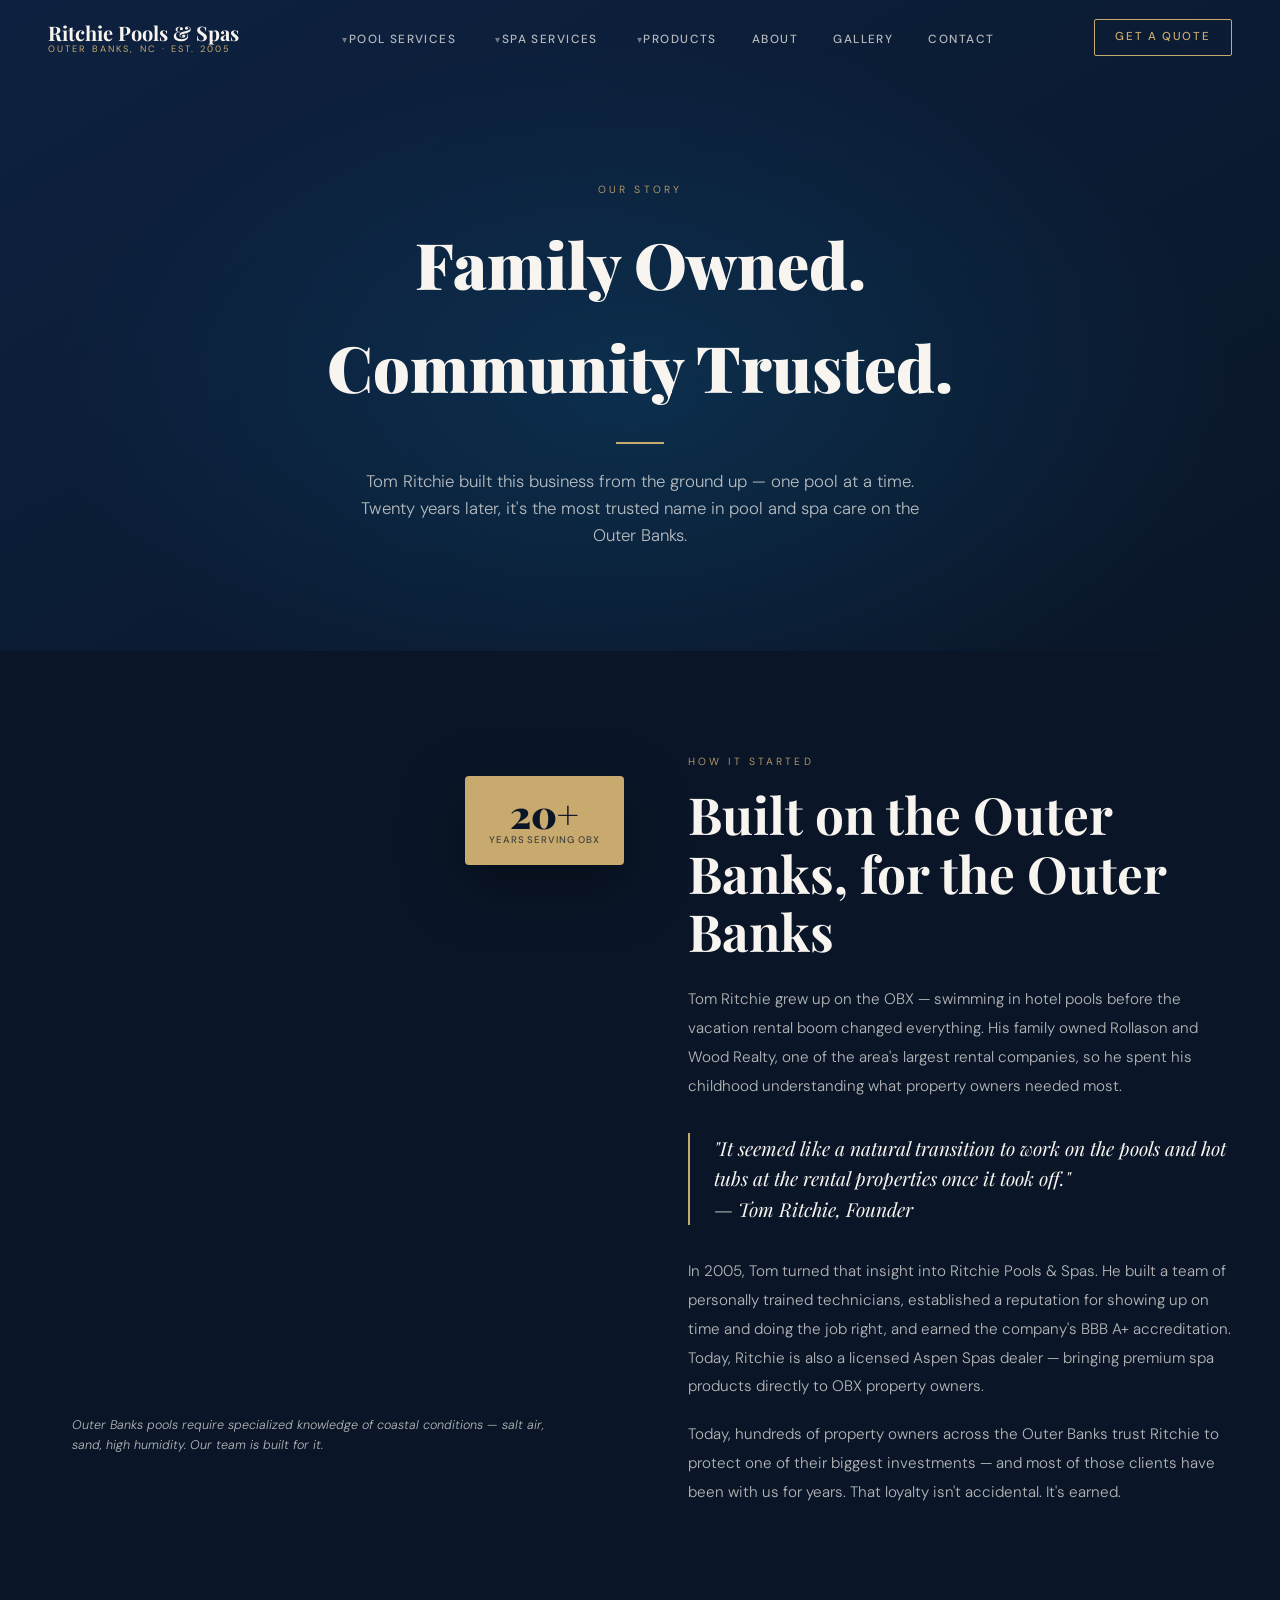
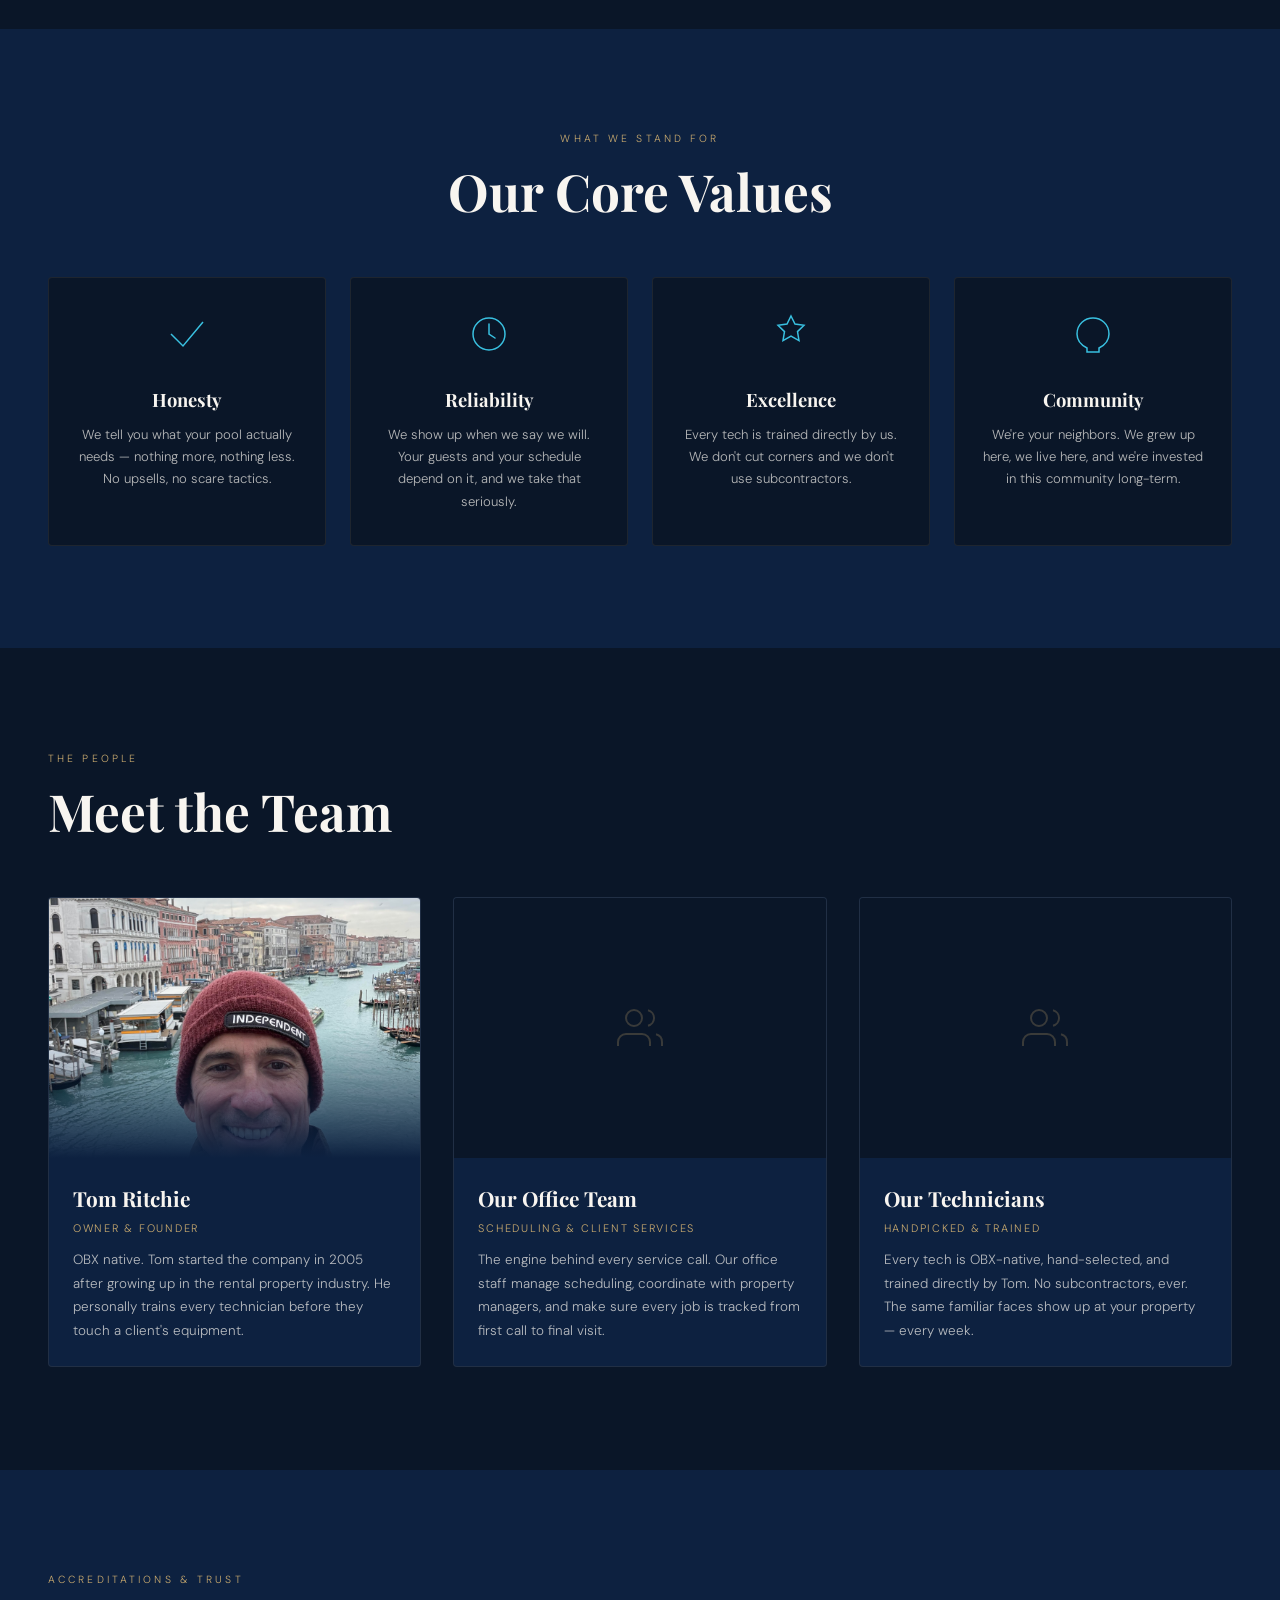
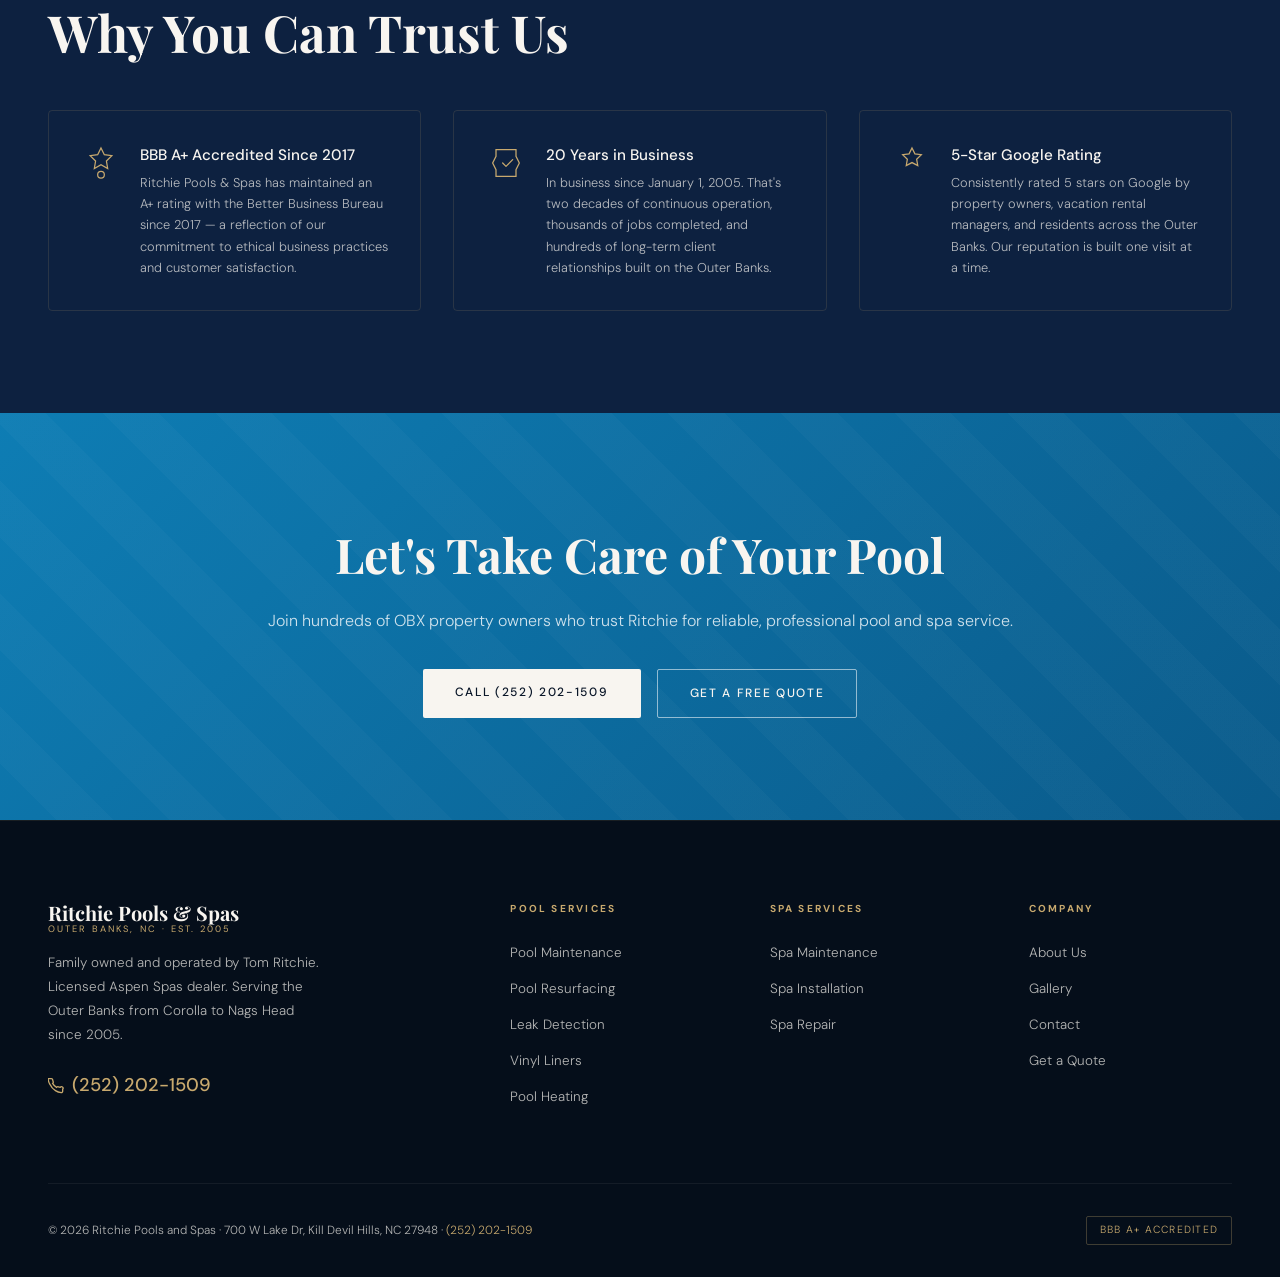
<file: about.html>
<!DOCTYPE html>
<html lang="en">
<head>
  <meta charset="UTF-8"/>
  <meta name="viewport" content="width=device-width,initial-scale=1.0"/>
  <title>About Us | Ritchie Pools & Spas — Outer Banks, NC</title>
  <meta name="description" content="Founded by Tom Ritchie in 2005. BBB A+ accredited pool and spa service. Licensed Aspen Spas dealer serving the Outer Banks of NC."/>
  <link rel="preconnect" href="https://fonts.googleapis.com"/>
  <link rel="preconnect" href="https://fonts.gstatic.com" crossorigin/>
  <link href="https://fonts.googleapis.com/css2?family=Playfair+Display:ital,wght@0,400;0,700;0,900;1,400&family=DM+Sans:wght@300;400;500&display=swap" rel="stylesheet"/>
  <link rel="stylesheet" href="css/style.css"/>
  <style>
    /* STORY SECTION */
    .story { padding: var(--section-pad) var(--side-pad); }
    .story-grid { display: grid; grid-template-columns: 1fr 1fr; gap: 6rem; align-items: center; }
    .story-img {
      position: relative;
      background: url('https://images.pexels.com/photos/5563469/pexels-photo-5563469.jpeg?auto=compress&cs=tinysrgb&w=900') center/cover no-repeat;
      aspect-ratio: 4/5; border-radius: 4px; overflow: hidden;
    }
    .story-img-overlay { position: absolute; inset: 0; background: linear-gradient(to top, rgba(10,22,40,.6) 0%, transparent 60%); }
    .story-img-caption {
      position: absolute; bottom: 1.5rem; left: 1.5rem; right: 1.5rem;
      font-size: .78rem; color: var(--text-light); font-style: italic;
    }
    .story-badge {
      position: absolute; top: -1.5rem; right: -2rem;
      background: var(--gold); color: var(--navy);
      padding: 1.1rem 1.5rem; border-radius: 4px;
      box-shadow: 0 20px 60px rgba(0,0,0,.4);
      text-align: center;
    }
    .story-badge-num { font-family: var(--font-display); font-size: 2.4rem; font-weight: 900; line-height: 1; }
    .story-badge-label { font-size: .6rem; font-weight: 500; letter-spacing: .1em; text-transform: uppercase; opacity: .7; }
    .story-text h2 { margin-bottom: 1.5rem; }
    .story-text p { color: var(--text-light); line-height: 1.9; font-size: .95rem; margin-bottom: 1.2rem; }
    .story-text blockquote {
      border-left: 2px solid var(--gold); padding-left: 1.5rem; margin: 2rem 0;
      font-family: var(--font-display); font-style: italic; font-size: 1.2rem; color: var(--white); line-height: 1.6;
    }
    /* VALUES */
    .values { padding: var(--section-pad) var(--side-pad); background: var(--deep-blue); }
    .values-header { text-align: center; margin-bottom: 3.5rem; }
    .values-grid { display: grid; grid-template-columns: repeat(4,1fr); gap: 1.5rem; }
    .value-card {
      background: var(--navy); border: 1px solid rgba(200,169,110,.1);
      border-radius: 4px; padding: 2rem 1.5rem; text-align: center;
      transition: border-color .3s, transform .3s;
    }
    .value-card:hover { border-color: rgba(200,169,110,.35); transform: translateY(-4px); }
    .value-icon { width: 48px; height: 48px; margin: 0 auto 1.2rem; color: var(--aqua); }
    .value-card h3 { font-family: var(--font-display); font-size: 1.15rem; margin-bottom: .6rem; }
    .value-card p { font-size: .82rem; color: var(--text-light); line-height: 1.7; }
    /* TEAM */
    .team { padding: var(--section-pad) var(--side-pad); }
    .team-header { margin-bottom: 3.5rem; }
    .team-grid { display: grid; grid-template-columns: repeat(3,1fr); gap: 2rem; }
    .team-card {
      background: var(--deep-blue); border: 1px solid rgba(200,169,110,.1);
      border-radius: 4px; overflow: hidden; transition: border-color .3s;
    }
    .team-card:hover { border-color: rgba(200,169,110,.3); }
    .team-photo {
      height: 260px; background: center/cover no-repeat;
      position: relative; overflow: hidden;
    }
    .team-photo-overlay { position: absolute; inset: 0; background: linear-gradient(to top, var(--deep-blue) 0%, transparent 50%); }
    .team-info { padding: 1.5rem; }
    .team-info h3 { font-family: var(--font-display); font-size: 1.3rem; margin-bottom: .3rem; }
    .team-info .role { font-size: .68rem; letter-spacing: .16em; text-transform: uppercase; color: var(--gold); margin-bottom: .7rem; }
    .team-info p { font-size: .84rem; color: var(--text-light); line-height: 1.75; }
    /* CREDENTIALS */
    .credentials { padding: var(--section-pad) var(--side-pad); background: var(--deep-blue); }
    .cred-grid { display: grid; grid-template-columns: repeat(3,1fr); gap: 2rem; margin-top: 3rem; }
    .cred-item {
      border: 1px solid rgba(200,169,110,.15); border-radius: 4px;
      padding: 2rem; display: flex; gap: 1.2rem; align-items: flex-start;
      transition: border-color .3s;
    }
    .cred-item:hover { border-color: rgba(200,169,110,.35); }
    .cred-icon { width: 40px; height: 40px; color: var(--gold); flex-shrink: 0; }
    .cred-text h4 { font-size: .95rem; font-weight: 500; margin-bottom: .3rem; }
    .cred-text p { font-size: .8rem; color: var(--text-light); line-height: 1.65; }
    @media(max-width:860px){
      .story-grid { grid-template-columns:1fr; gap:3rem; }
      .story-badge { display:none; }
      .values-grid { grid-template-columns:1fr 1fr; }
      .team-grid { grid-template-columns:1fr; }
      .cred-grid { grid-template-columns:1fr; }
    }
    @media(max-width:520px){
      .values-grid { grid-template-columns:1fr; }
    }
    /* Prevent page-hero from causing horizontal scroll */
    .page-hero { overflow: hidden; }
  </style>
</head>
<body>

<!-- NAV (same across all pages) -->
<nav class="site-nav" id="siteNav">
  <a href="index.html" class="nav-logo">Ritchie Pools & Spas<span>Outer Banks, NC · Est. 2005</span></a>
  <ul class="nav-center">
    <li class="has-drop"><a href="pool-services.html">Pool Services</a><ul class="dropdown"><li><a href="pool-services.html">Pool Maintenance</a></li><li><a href="pool-services.html#resurfacing">Pool Resurfacing</a></li><li><a href="pool-services.html#leaks">Leak Detection</a></li><li><a href="pool-services.html#liners">Vinyl Liners</a></li></ul></li>
    <li class="has-drop"><a href="spa-service.html">Spa Services</a><ul class="dropdown"><li><a href="spa-service.html">Spa Maintenance</a></li><li><a href="spa-service.html#installs">Spa Installation</a></li><li><a href="spa-service.html#repair">Spa Repair</a></li></ul></li>
    <li class="has-drop"><a href="pool-services.html#products">Products</a><ul class="dropdown"><li><a href="pool-services.html#heating">Pool Heating</a></li><li><a href="pool-services.html#pumps">Energy Efficient Pumps</a></li><li><a href="pool-services.html#salt">Salt Chlorination</a></li><li><a href="pool-services.html#lighting">Pool &amp; Spa Lighting</a></li></ul></li>
    <li><a href="about.html">About</a></li>
    <li><a href="gallery.html">Gallery</a></li>
    <li><a href="contact.html">Contact</a></li>
  </ul>
  <a href="get-a-quote.html" class="nav-cta-btn">Get a Quote</a>
  <button class="hamburger" id="burger" aria-label="Open menu"><span></span><span></span><span></span></button>
</nav>
<div class="mobile-menu" id="mobileMenu">
  <a href="pool-services.html">Pool Services</a><div class="mob-divider"></div>
  <a href="spa-service.html">Spa Services</a><div class="mob-divider"></div>
  <a href="about.html">About Us</a><div class="mob-divider"></div>
  <a href="gallery.html">Gallery</a><div class="mob-divider"></div>
  <a href="contact.html">Contact</a><div class="mob-divider"></div>
  <a href="get-a-quote.html" class="mob-cta">Get a Free Quote</a>
</div>

<!-- PAGE HERO -->
<section class="page-hero">
  <div class="page-hero-content">
    <span class="section-label">Our Story</span>
    <h1>Family Owned.<br>Community Trusted.</h1>
    <div class="page-hero-line"></div>
    <p>Tom Ritchie built this business from the ground up — one pool at a time. Twenty years later, it's the most trusted name in pool and spa care on the Outer Banks.</p>
  </div>
</section>

<!-- STORY -->
<section class="story">
  <div class="story-grid">
    <div class="reveal-l" style="position:relative">
      <div class="story-img">
        <div class="story-img-overlay"></div>
        <div class="story-img-caption">Outer Banks pools require specialized knowledge of coastal conditions — salt air, sand, high humidity. Our team is built for it.</div>
      </div>
      <div class="story-badge">
        <div class="story-badge-num">20+</div>
        <div class="story-badge-label">Years Serving OBX</div>
      </div>
    </div>
    <div class="story-text reveal-r">
      <span class="section-label">How It Started</span>
      <h2 class="section-title">Built on the Outer Banks, for the Outer Banks</h2>
      <p>Tom Ritchie grew up on the OBX — swimming in hotel pools before the vacation rental boom changed everything. His family owned Rollason and Wood Realty, one of the area's largest rental companies, so he spent his childhood understanding what property owners needed most.</p>
      <blockquote>"It seemed like a natural transition to work on the pools and hot tubs at the rental properties once it took off."<br>— Tom Ritchie, Founder</blockquote>
      <p>In 2005, Tom turned that insight into Ritchie Pools &amp; Spas. He built a team of personally trained technicians, established a reputation for showing up on time and doing the job right, and earned the company's BBB A+ accreditation. Today, Ritchie is also a licensed Aspen Spas dealer — bringing premium spa products directly to OBX property owners.</p>
      <p>Today, hundreds of property owners across the Outer Banks trust Ritchie to protect one of their biggest investments — and most of those clients have been with us for years. That loyalty isn't accidental. It's earned.</p>
    </div>
  </div>
</section>

<!-- VALUES -->
<section class="values">
  <div class="values-header reveal">
    <span class="section-label">What We Stand For</span>
    <h2 class="section-title">Our Core Values</h2>
  </div>
  <div class="values-grid">
    <div class="value-card reveal">
      <svg class="value-icon" viewBox="0 0 48 48" fill="none" stroke="currentColor" stroke-width="1.5"><polyline points="8 24 20 36 40 12"/></svg>
      <h3>Honesty</h3>
      <p>We tell you what your pool actually needs — nothing more, nothing less. No upsells, no scare tactics.</p>
    </div>
    <div class="value-card reveal" style="transition-delay:.1s">
      <svg class="value-icon" viewBox="0 0 48 48" fill="none" stroke="currentColor" stroke-width="1.5"><circle cx="24" cy="24" r="16"/><path d="M24 14v10l6 4" stroke-linecap="round"/></svg>
      <h3>Reliability</h3>
      <p>We show up when we say we will. Your guests and your schedule depend on it, and we take that seriously.</p>
    </div>
    <div class="value-card reveal" style="transition-delay:.2s">
      <svg class="value-icon" viewBox="0 0 48 48" fill="none" stroke="currentColor" stroke-width="1.5"><path d="M24 6l4 8 9 1.3-6.5 6.3 1.5 9L24 26l-8 4.6 1.5-9L11 15.3l9-1.3z"/></svg>
      <h3>Excellence</h3>
      <p>Every tech is trained directly by us. We don't cut corners and we don't use subcontractors.</p>
    </div>
    <div class="value-card reveal" style="transition-delay:.3s">
      <svg class="value-icon" viewBox="0 0 48 48" fill="none" stroke="currentColor" stroke-width="1.5"><path d="M24 8c-8 0-16 6-16 16 0 6 4 11 10 14v4h12v-4c6-3 10-8 10-14 0-10-8-16-16-16z"/></svg>
      <h3>Community</h3>
      <p>We're your neighbors. We grew up here, we live here, and we're invested in this community long-term.</p>
    </div>
  </div>
</section>

<!-- TEAM -->
<section class="team">
  <div class="team-header reveal">
    <span class="section-label">The People</span>
    <h2 class="section-title">Meet the Team</h2>
  </div>
  <div class="team-grid">
    <div class="team-card reveal">
      <div class="team-photo" style="background-image:url('images/tommy.jpg')">
        <div class="team-photo-overlay"></div>
      </div>
      <div class="team-info">
        <h3>Tom Ritchie</h3>
        <div class="role">Owner &amp; Founder</div>
        <p>OBX native. Tom started the company in 2005 after growing up in the rental property industry. He personally trains every technician before they touch a client's equipment.</p>
      </div>
    </div>
    <div class="team-card reveal" style="transition-delay:.1s">
      <div class="team-photo" style="background:var(--navy);display:flex;align-items:center;justify-content:center;">
        <svg width="48" height="48" viewBox="0 0 24 24" fill="none" stroke="rgba(200,169,110,.25)" stroke-width="1"><path d="M17 21v-2a4 4 0 00-4-4H5a4 4 0 00-4 4v2"/><circle cx="9" cy="7" r="4"/><path d="M23 21v-2a4 4 0 00-3-3.87M16 3.13a4 4 0 010 7.75"/></svg>
      </div>
      <div class="team-info">
        <h3>Our Office Team</h3>
        <div class="role">Scheduling &amp; Client Services</div>
        <p>The engine behind every service call. Our office staff manage scheduling, coordinate with property managers, and make sure every job is tracked from first call to final visit.</p>
      </div>
    </div>
    <div class="team-card reveal" style="transition-delay:.2s">
      <div class="team-photo" style="background:var(--navy);display:flex;align-items:center;justify-content:center;">
        <svg width="48" height="48" viewBox="0 0 24 24" fill="none" stroke="rgba(200,169,110,.25)" stroke-width="1"><path d="M17 21v-2a4 4 0 00-4-4H5a4 4 0 00-4 4v2"/><circle cx="9" cy="7" r="4"/><path d="M23 21v-2a4 4 0 00-3-3.87M16 3.13a4 4 0 010 7.75"/></svg>
      </div>
      <div class="team-info">
        <h3>Our Technicians</h3>
        <div class="role">Handpicked &amp; Trained</div>
        <p>Every tech is OBX-native, hand-selected, and trained directly by Tom. No subcontractors, ever. The same familiar faces show up at your property — every week.</p>
      </div>
    </div>
  </div>
</section>

<!-- CREDENTIALS -->
<section class="credentials">
  <div class="reveal">
    <span class="section-label">Accreditations &amp; Trust</span>
    <h2 class="section-title">Why You Can Trust Us</h2>
  </div>
  <div class="cred-grid">
    <div class="cred-item reveal">
      <svg class="cred-icon" viewBox="0 0 48 48" fill="none" stroke="currentColor" stroke-width="1.5"><path d="M24 6l4 8 9 1.3-6.5 6.3 1.5 9L24 26l-8 4.6 1.5-9L11 15.3l9-1.3z"/><circle cx="24" cy="38" r="4"/></svg>
      <div class="cred-text"><h4>BBB A+ Accredited Since 2017</h4><p>Ritchie Pools &amp; Spas has maintained an A+ rating with the Better Business Bureau since 2017 — a reflection of our commitment to ethical business practices and customer satisfaction.</p></div>
    </div>
    <div class="cred-item reveal" style="transition-delay:.1s">
      <svg class="cred-icon" viewBox="0 0 48 48" fill="none" stroke="currentColor" stroke-width="1.5"><path d="M12 8h24v8l4 8-4 8v8H12v-8L8 24l4-8z"/><path d="M20 24l4 4 8-8" stroke-linecap="round" stroke-linejoin="round"/></svg>
      <div class="cred-text"><h4>20 Years in Business</h4><p>In business since January 1, 2005. That's two decades of continuous operation, thousands of jobs completed, and hundreds of long-term client relationships built on the Outer Banks.</p></div>
    </div>
    <div class="cred-item reveal" style="transition-delay:.2s">
      <svg class="cred-icon" viewBox="0 0 48 48" fill="none" stroke="currentColor" stroke-width="1.5"><path d="M24 6l3.5 7 7.7 1.1-5.6 5.4 1.3 7.7L24 23.5l-6.9 3.7 1.3-7.7-5.6-5.4 7.7-1.1z"/></svg>
      <div class="cred-text"><h4>5-Star Google Rating</h4><p>Consistently rated 5 stars on Google by property owners, vacation rental managers, and residents across the Outer Banks. Our reputation is built one visit at a time.</p></div>
    </div>
  </div>
</section>

<!-- CTA -->
<section class="cta-band">
  <div class="reveal">
    <h2>Let's Take Care of Your Pool</h2>
    <p>Join hundreds of OBX property owners who trust Ritchie for reliable, professional pool and spa service.</p>
    <div class="cta-actions">
      <a href="tel:2522021509" class="btn-white">Call (252) 202-1509</a>
      <a href="get-a-quote.html" class="btn-outline-white">Get a Free Quote</a>
    </div>
  </div>
</section>

<!-- FOOTER -->
<footer class="site-footer">
  <div class="footer-grid">
    <div class="footer-brand">
      <a href="index.html" class="nav-logo">Ritchie Pools & Spas<span>Outer Banks, NC · Est. 2005</span></a>
      <p>Family owned and operated by Tom Ritchie. Licensed Aspen Spas dealer. Serving the Outer Banks from Corolla to Nags Head since 2005.</p>
      <a href="tel:2522021509" class="footer-phone"><svg width="16" height="16" viewBox="0 0 24 24" fill="none" stroke="currentColor" stroke-width="2"><path d="M22 16.92v3a2 2 0 01-2.18 2 19.79 19.79 0 01-8.63-3.07A19.5 19.5 0 013.07 9.81 19.79 19.79 0 01.1 1.19 2 2 0 012.08 1h3a2 2 0 012 1.72c.127.96.361 1.903.7 2.81a2 2 0 01-.45 2.11L6.91 8.09a16 16 0 006 6l.51-.46a2 2 0 012.11-.45c.907.339 1.85.573 2.81.7A2 2 0 0122 16.92z"/></svg>(252) 202-1509</a>
    </div>
    <div class="footer-col"><h4>Pool Services</h4><ul><li><a href="pool-services.html">Pool Maintenance</a></li><li><a href="pool-services.html#resurfacing">Pool Resurfacing</a></li><li><a href="pool-services.html#leaks">Leak Detection</a></li><li><a href="pool-services.html#liners">Vinyl Liners</a></li><li><a href="pool-services.html#heating">Pool Heating</a></li></ul></div>
    <div class="footer-col"><h4>Spa Services</h4><ul><li><a href="spa-service.html">Spa Maintenance</a></li><li><a href="spa-service.html#installs">Spa Installation</a></li><li><a href="spa-service.html#repair">Spa Repair</a></li></ul></div>
    <div class="footer-col"><h4>Company</h4><ul><li><a href="about.html">About Us</a></li><li><a href="gallery.html">Gallery</a></li><li><a href="contact.html">Contact</a></li><li><a href="get-a-quote.html">Get a Quote</a></li></ul></div>
  </div>
  <div class="footer-bottom">
    <p>© 2026 Ritchie Pools and Spas · 700 W Lake Dr, Kill Devil Hills, NC 27948 · <a href="tel:2522021509">(252) 202-1509</a></p>
    <span class="bbb-badge">BBB A+ Accredited</span>
  </div>
</footer>
<script src="js/main.js"></script>
</body>
</html>
</file>
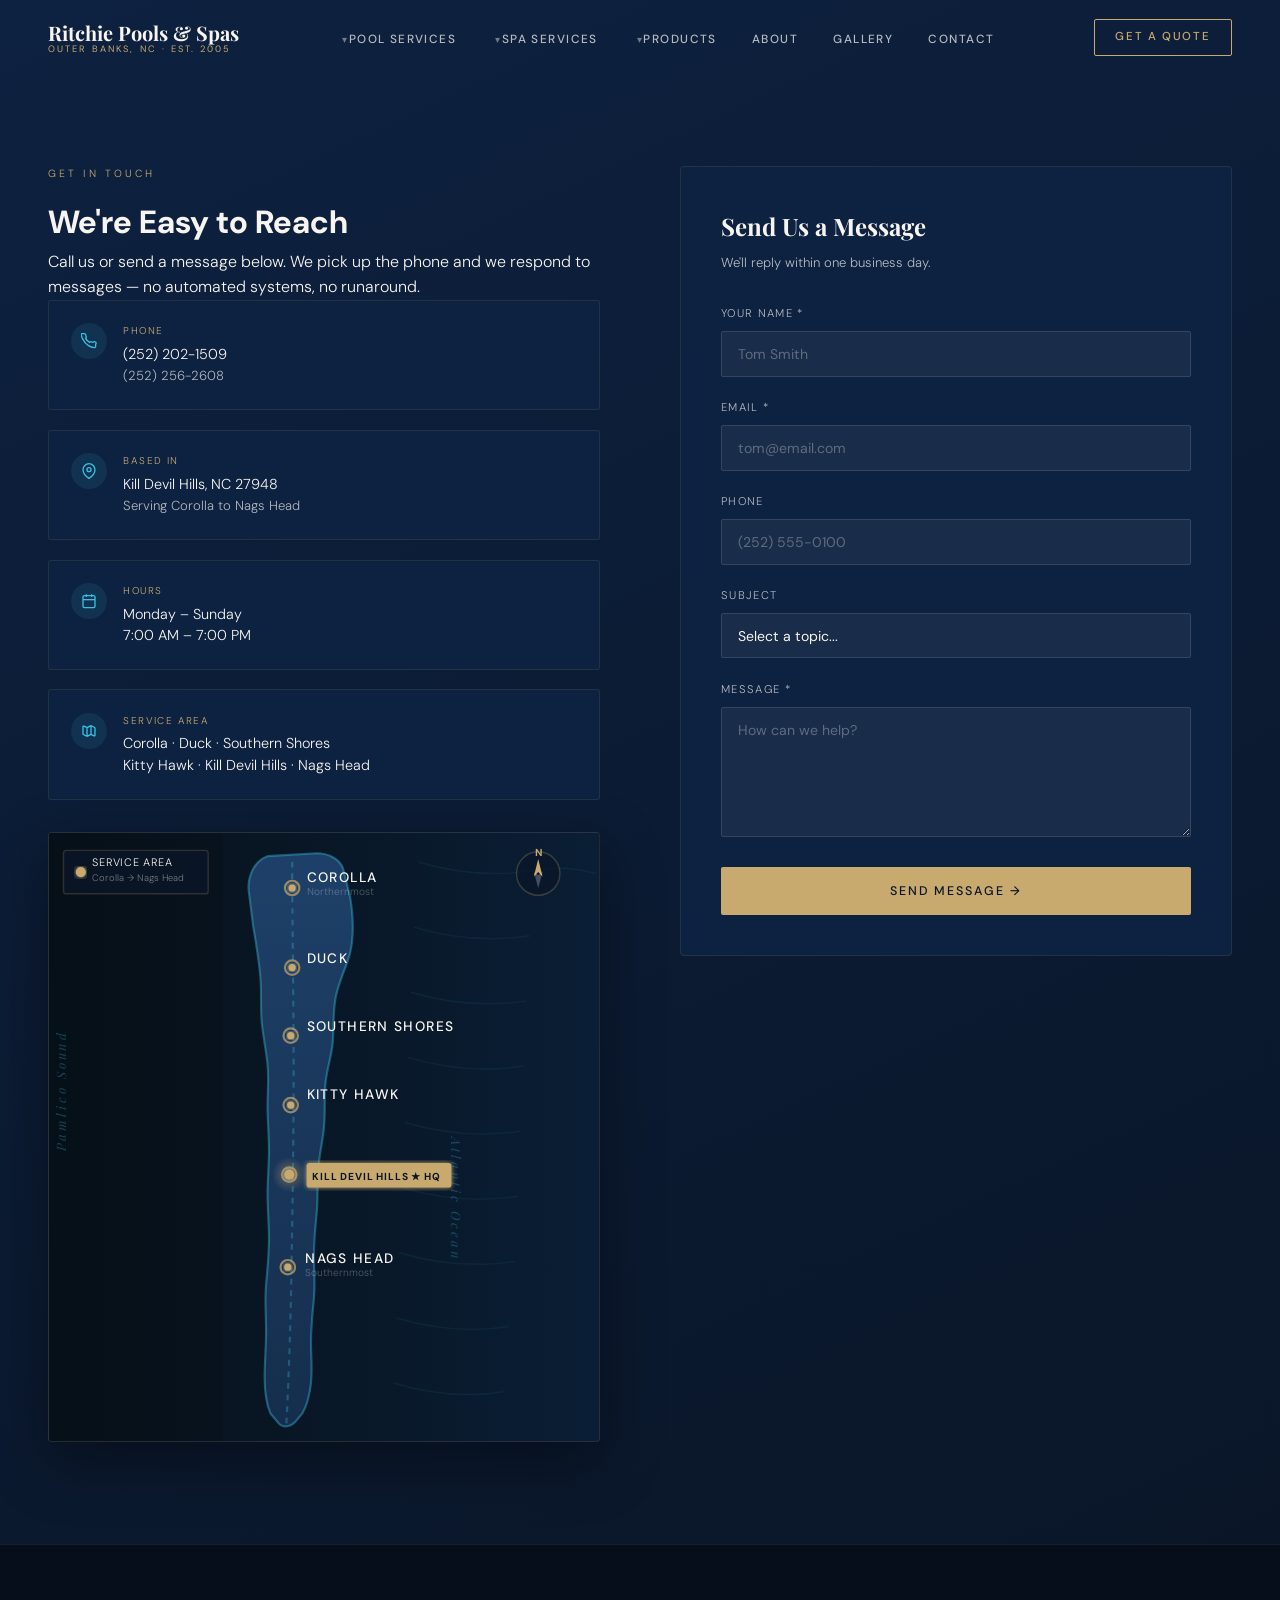
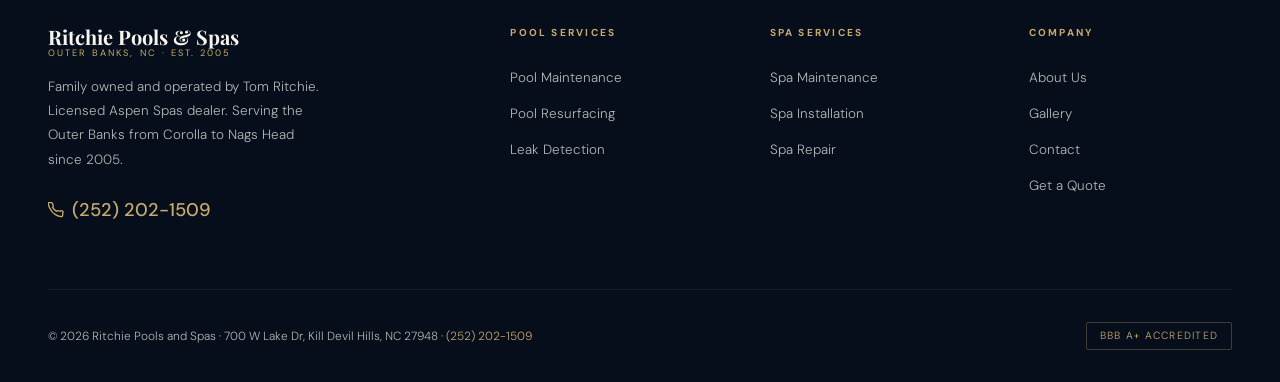
<file: contact.html>
<!DOCTYPE html>
<html lang="en">
<head>
  <meta charset="UTF-8"/>
  <meta name="viewport" content="width=device-width,initial-scale=1.0"/>
  <title>Contact | Ritchie Pools & Spas — Outer Banks, NC</title>
  <meta name="description" content="Contact Ritchie Pools & Spas. Call (252) 202-1509 or visit our showroom at 700 W Lake Dr, Kill Devil Hills, NC."/>
  <link rel="preconnect" href="https://fonts.googleapis.com"/>
  <link rel="preconnect" href="https://fonts.gstatic.com" crossorigin/>
  <link href="https://fonts.googleapis.com/css2?family=Playfair+Display:ital,wght@0,400;0,700;0,900;1,400&family=DM+Sans:wght@300;400;500&display=swap" rel="stylesheet"/>
  <link rel="stylesheet" href="css/style.css"/>
  <style>
    .contact-wrap {
      padding: calc(var(--section-pad) + 4rem) var(--side-pad) var(--section-pad);
      display: grid; grid-template-columns: 1fr 1fr; gap: 5rem; align-items: start;
      max-width: var(--max-w); margin: 0 auto;
    }
    .contact-left h1 { font-family: var(--font-display); font-size: clamp(2rem,4vw,3rem); font-weight: 700; line-height: 1.15; margin-bottom: 1rem; }
    .contact-left p { color: var(--text-light); line-height: 1.85; margin-bottom: 2rem; }
    .info-blocks { display: flex; flex-direction: column; gap: 1.2rem; }
    .info-block {
      background: var(--deep-blue); border: 1px solid rgba(200,169,110,.12);
      border-radius: 3px; padding: 1.4rem; display: flex; gap: 1rem; align-items: flex-start;
      transition: border-color .3s;
    }
    .info-block:hover { border-color: rgba(200,169,110,.3); }
    .info-icon { width: 36px; height: 36px; background: rgba(57,192,224,.1); border-radius: 50%; display: flex; align-items: center; justify-content: center; color: var(--aqua); flex-shrink: 0; }
    .info-label { font-size: .62rem; letter-spacing: .14em; text-transform: uppercase; color: var(--gold); margin-bottom: .3rem; }
    .info-value { font-size: .9rem; color: var(--white); line-height: 1.5; }
    .info-value a { color: var(--white); text-decoration: none; transition: color .3s; }
    .info-value a:hover { color: var(--gold); }
    /* OBX SVG map replaces Google Maps iframe */
    .obx-map-contact {
      margin-top: 2rem;
      border-radius: 4px;
      overflow: hidden;
      border: 1px solid rgba(200,169,110,.15);
      background: linear-gradient(135deg, #071526 0%, #0d2140 100%);
      box-shadow: 0 20px 60px rgba(0,0,0,.4);
    }
    .obx-map-contact svg { display: block; width: 100%; height: auto; }
    .cmap-water-label {
      font-family: var(--font-display);
      font-style: italic;
      fill: rgba(57,192,224,.3);
      font-size: 9px;
      letter-spacing: 2px;
    }
    .cmap-island { fill: url(#cIslandGrad); stroke: rgba(57,192,224,.4); stroke-width: 1.5; }
    .cmap-town-label {
      font-family: 'DM Sans', sans-serif;
      font-size: 9.5px;
      font-weight: 500;
      letter-spacing: .1em;
      text-transform: uppercase;
      fill: #f8f5f0;
      pointer-events: none;
    }
    .cmap-pin-outer {
      fill: none;
      stroke: #c8a96e;
      stroke-width: 1.5;
      opacity: .7;
      animation: cmapPulse 2.5s ease-in-out infinite;
    }
    .cmap-pin-inner { fill: #c8a96e; }
    .d2 { animation-delay: .4s; }
    .d3 { animation-delay: .8s; }
    .d4 { animation-delay: 1.2s; }
    .d5 { animation-delay: 1.6s; }
    .d6 { animation-delay: 2.0s; }
    @keyframes cmapPulse {
      0%,100% { r: 5; opacity: .5; }
      50% { r: 9; opacity: 0; }
    }
    .cmap-route {
      stroke: rgba(57,192,224,.3);
      stroke-width: 1.5;
      stroke-dasharray: 4 4;
      fill: none;
      animation: cmapDash 20s linear infinite;
    }
    @keyframes cmapDash { to { stroke-dashoffset: -100; } }
    .cmap-ocean {
      stroke: rgba(57,192,224,.07);
      stroke-width: 1;
      fill: none;
      animation: cmapShimmer 6s ease-in-out infinite;
    }
    .cmap-ocean:nth-of-type(2) { animation-delay: -2s; }
    .cmap-ocean:nth-of-type(3) { animation-delay: -4s; }
    @keyframes cmapShimmer {
      0%,100% { opacity:.3; } 50% { opacity:.8; }
    }
    /* Contact form */
    .contact-form-wrap {
      background: var(--deep-blue); border: 1px solid rgba(200,169,110,.12);
      border-radius: 4px; padding: 2.5rem;
    }
    .form-title { font-family: var(--font-display); font-size: 1.5rem; font-weight: 700; margin-bottom: .4rem; }
    .form-sub { font-size: .82rem; color: var(--text-light); margin-bottom: 2rem; }
    .form-group { margin-bottom: 1.4rem; }
    .form-group label { display: block; font-size: .7rem; letter-spacing: .12em; text-transform: uppercase; color: var(--text-light); margin-bottom: .5rem; }
    .form-group input, .form-group select, .form-group textarea {
      width: 100%; background: rgba(255,255,255,.05); border: 1px solid rgba(255,255,255,.12);
      border-radius: 2px; padding: .8rem 1rem; font-family: var(--font-body);
      font-size: .88rem; color: var(--white); outline: none; transition: border-color .3s;
      -webkit-appearance: none;
    }
    .form-group input::placeholder, .form-group textarea::placeholder { color: rgba(255,255,255,.3); }
    .form-group input:focus, .form-group select:focus, .form-group textarea:focus { border-color: var(--aqua); }
    .form-group select option { background: var(--deep-blue); }
    .form-group textarea { min-height: 130px; resize: vertical; }
    .form-submit {
      width: 100%; padding: 1rem; background: var(--gold); color: var(--navy);
      font-family: var(--font-body); font-size: .78rem; font-weight: 500;
      letter-spacing: .16em; text-transform: uppercase; border: none;
      border-radius: 2px; cursor: pointer; transition: background .3s, transform .2s;
    }
    .form-submit:hover { background: var(--gold-light); transform: translateY(-1px); }
    .success-msg { display:none; text-align:center; padding:2rem; background:rgba(57,192,224,.08); border:1px solid rgba(57,192,224,.2); border-radius:3px; margin-top:1rem; }
    .success-msg h3 { font-family:var(--font-display); font-size:1.4rem; margin-bottom:.5rem; color:var(--aqua); }
    .success-msg p { font-size:.86rem; color:var(--text-light); }
    @media(max-width:860px){
      .contact-wrap { grid-template-columns:1fr; gap:3rem; padding-top:calc(var(--section-pad) + 5rem); }
    }
    @media(max-width:520px){
      .contact-wrap { padding-left: 1.25rem; padding-right: 1.25rem; }
      .contact-form-wrap { padding: 1.5rem; }
    }
  </style>
</head>
<body>
<nav class="site-nav" id="siteNav">
  <a href="index.html" class="nav-logo">Ritchie Pools & Spas<span>Outer Banks, NC · Est. 2005</span></a>
  <ul class="nav-center">
    <li class="has-drop"><a href="pool-services.html">Pool Services</a><ul class="dropdown"><li><a href="pool-services.html">Pool Maintenance</a></li><li><a href="pool-services.html#resurfacing">Pool Resurfacing</a></li><li><a href="pool-services.html#leaks">Leak Detection</a></li><li><a href="pool-services.html#liners">Vinyl Liners</a></li></ul></li>
    <li class="has-drop"><a href="spa-service.html">Spa Services</a><ul class="dropdown"><li><a href="spa-service.html">Spa Maintenance</a></li><li><a href="spa-service.html#installs">Spa Installation</a></li><li><a href="spa-service.html#repair">Spa Repair</a></li></ul></li>
    <li class="has-drop"><a href="pool-services.html#products">Products</a><ul class="dropdown"><li><a href="pool-services.html#heating">Pool Heating</a></li><li><a href="pool-services.html#pumps">Energy Efficient Pumps</a></li><li><a href="pool-services.html#salt">Salt Chlorination</a></li></ul></li>
    <li><a href="about.html">About</a></li><li><a href="gallery.html">Gallery</a></li><li><a href="contact.html">Contact</a></li>
  </ul>
  <a href="get-a-quote.html" class="nav-cta-btn">Get a Quote</a>
  <button class="hamburger" id="burger" aria-label="Open menu"><span></span><span></span><span></span></button>
</nav>
<div class="mobile-menu" id="mobileMenu">
  <a href="pool-services.html">Pool Services</a><div class="mob-divider"></div><a href="spa-service.html">Spa Services</a><div class="mob-divider"></div><a href="about.html">About Us</a><div class="mob-divider"></div><a href="gallery.html">Gallery</a><div class="mob-divider"></div><a href="contact.html">Contact</a><div class="mob-divider"></div><a href="get-a-quote.html" class="mob-cta">Get a Free Quote</a>
</div>

<div style="background:linear-gradient(155deg,var(--deep-blue) 0%,var(--navy) 100%);min-height:100vh;">
  <div class="contact-wrap">
    <div class="reveal-l">
      <span class="section-label">Get in Touch</span>
      <h1>We're Easy to Reach</h1>
      <p>Call us or send a message below. We pick up the phone and we respond to messages — no automated systems, no runaround.</p>
      <div class="info-blocks">
        <div class="info-block">
          <div class="info-icon"><svg width="16" height="16" viewBox="0 0 24 24" fill="none" stroke="currentColor" stroke-width="2"><path d="M22 16.92v3a2 2 0 01-2.18 2 19.79 19.79 0 01-8.63-3.07A19.5 19.5 0 013.07 9.81 19.79 19.79 0 01.1 1.19 2 2 0 012.08 1h3a2 2 0 012 1.72c.127.96.361 1.903.7 2.81a2 2 0 01-.45 2.11L6.91 8.09a16 16 0 006 6l.51-.46a2 2 0 012.11-.45c.907.339 1.85.573 2.81.7A2 2 0 0122 16.92z"/></svg></div>
          <div><div class="info-label">Phone</div><div class="info-value"><a href="tel:2522021509">(252) 202-1509</a><br><a href="tel:2522562608" style="font-size:.82rem;opacity:.7">(252) 256-2608</a></div></div>
        </div>
        <div class="info-block">
          <div class="info-icon"><svg width="16" height="16" viewBox="0 0 24 24" fill="none" stroke="currentColor" stroke-width="2"><path d="M21 10c0 7-9 13-9 13s-9-6-9-13a9 9 0 0118 0z"/><circle cx="12" cy="10" r="3"/></svg></div>
          <div><div class="info-label">Based In</div><div class="info-value">Kill Devil Hills, NC 27948<br><span style="font-size:.82rem;opacity:.7">Serving Corolla to Nags Head</span></div></div>
        </div>
        <div class="info-block">
          <div class="info-icon"><svg width="16" height="16" viewBox="0 0 24 24" fill="none" stroke="currentColor" stroke-width="2"><rect x="3" y="4" width="18" height="18" rx="2"/><line x1="16" y1="2" x2="16" y2="6"/><line x1="8" y1="2" x2="8" y2="6"/><line x1="3" y1="10" x2="21" y2="10"/></svg></div>
          <div><div class="info-label">Hours</div><div class="info-value">Monday – Sunday<br>7:00 AM – 7:00 PM</div></div>
        </div>
        <div class="info-block">
          <div class="info-icon"><svg width="16" height="16" viewBox="0 0 24 24" fill="none" stroke="currentColor" stroke-width="2"><path d="M9 20l-5.447-2.724A1 1 0 013 16.382V5.618a1 1 0 011.447-.894L9 7m0 13l6-3m-6 3V7m6 10l4.553 2.276A1 1 0 0021 18.382V7.618a1 1 0 00-.553-.894L15 4m0 13V4m0 0L9 7"/></svg></div>
          <div><div class="info-label">Service Area</div><div class="info-value">Corolla · Duck · Southern Shores<br>Kitty Hawk · Kill Devil Hills · Nags Head</div></div>
        </div>
      </div>
      <div class="obx-map-contact">
        <svg viewBox="0 0 380 420" xmlns="http://www.w3.org/2000/svg" role="img" aria-label="Outer Banks service area map from Corolla to Nags Head">
          <defs>
            <linearGradient id="cOceanGrad" x1="0" y1="0" x2="1" y2="0">
              <stop offset="0%" stop-color="#071018"/>
              <stop offset="100%" stop-color="#0a1e35"/>
            </linearGradient>
            <linearGradient id="cIslandGrad" x1="0" y1="0" x2="0" y2="1">
              <stop offset="0%" stop-color="#1e4068"/>
              <stop offset="100%" stop-color="#152e4d"/>
            </linearGradient>
            <radialGradient id="cKdhGlow" cx="50%" cy="50%" r="50%">
              <stop offset="0%" stop-color="#c8a96e" stop-opacity=".5"/>
              <stop offset="100%" stop-color="#c8a96e" stop-opacity="0"/>
            </radialGradient>
            <filter id="cGlow">
              <feGaussianBlur stdDeviation="2" result="blur"/>
              <feMerge><feMergeNode in="blur"/><feMergeNode in="SourceGraphic"/></feMerge>
            </filter>
          </defs>

          <!-- Background ocean -->
          <rect width="380" height="420" fill="url(#cOceanGrad)"/>

          <!-- Ocean shimmer lines (Atlantic side, right) -->
          <path class="cmap-ocean" d="M255,20 Q295,32 335,26 Q355,22 378,28"/>
          <path class="cmap-ocean" d="M252,65 Q292,77 332,71"/>
          <path class="cmap-ocean" d="M250,110 Q290,122 330,116"/>
          <path class="cmap-ocean" d="M248,155 Q288,167 328,161"/>
          <path class="cmap-ocean" d="M246,200 Q286,212 326,206"/>
          <path class="cmap-ocean" d="M244,245 Q284,257 324,251"/>
          <path class="cmap-ocean" d="M242,290 Q282,302 322,296"/>
          <path class="cmap-ocean" d="M240,335 Q280,347 318,341"/>
          <path class="cmap-ocean" d="M238,380 Q278,392 314,386"/>

          <!-- Pamlico Sound (left side subtle overlay) -->
          <rect x="0" y="0" width="120" height="420" fill="#071018" opacity=".5"/>

          <!-- OBX Barrier Island shape — horizontal layout (N at top, S at bottom)
               Island runs north to south down the center, narrow barrier strip
               Corolla top, narrows at Duck/Southern Shores, widens at KDH, tapers to Nags Head -->
          <path class="cmap-island"
            d="
              M 185,14
              C 192,14 200,17 203,24
              L 208,44
              C 210,56 211,70 208,83
              C 205,94 200,103 198,114
              C 196,125 197,134 196,145
              C 195,155 192,163 191,173
              C 190,183 191,192 190,203
              C 189,213 187,221 186,232
              C 185,242 186,251 185,262
              C 184,272 183,281 183,292
              C 183,302 184,311 183,322
              C 182,332 181,341 181,352
              C 181,362 182,370 181,380
              C 180,389 178,396 175,401
              L 170,407
              C 166,411 161,411 158,407
              L 153,401
              C 150,394 149,386 149,376
              C 149,365 150,355 150,344
              C 150,333 149,323 150,312
              C 151,301 152,291 152,280
              C 152,270 151,260 151,249
              C 151,239 152,230 152,219
              C 152,209 151,199 151,189
              C 151,179 152,170 151,160
              C 150,150 148,141 147,131
              C 146,120 147,110 146,99
              C 145,87 143,76 141,64
              L 138,40
              C 137,30 142,19 151,16
              Z
            "
          />

          <!-- Animated dashed route line down island center -->
          <path class="cmap-route" d="M 168,20 C 168,55 169,110 169,165 C 169,220 168,275 167,330 C 166,365 165,390 164,408"/>

          <!-- ═══ PULSE DOTS ═══ -->
          <!-- Corolla -->
          <circle class="cmap-pin-outer" cx="168" cy="38" r="5"/>
          <circle class="cmap-pin-inner" cx="168" cy="38" r="2.5" filter="url(#cGlow)"/>
          <!-- Duck -->
          <circle class="cmap-pin-outer d2" cx="168" cy="93" r="5"/>
          <circle class="cmap-pin-inner" cx="168" cy="93" r="2.5" filter="url(#cGlow)"/>
          <!-- Southern Shores -->
          <circle class="cmap-pin-outer d3" cx="167" cy="140" r="5"/>
          <circle class="cmap-pin-inner" cx="167" cy="140" r="2.5" filter="url(#cGlow)"/>
          <!-- Kitty Hawk -->
          <circle class="cmap-pin-outer d4" cx="167" cy="188" r="5"/>
          <circle class="cmap-pin-inner" cx="167" cy="188" r="2.5" filter="url(#cGlow)"/>
          <!-- Kill Devil Hills (HQ — larger glow) -->
          <circle cx="166" cy="236" r="12" fill="url(#cKdhGlow)" opacity=".9"/>
          <circle class="cmap-pin-outer d5" cx="166" cy="236" r="5"/>
          <circle class="cmap-pin-inner" cx="166" cy="236" r="3.5" filter="url(#cGlow)"/>
          <!-- Nags Head -->
          <circle class="cmap-pin-outer d6" cx="165" cy="300" r="5"/>
          <circle class="cmap-pin-inner" cx="165" cy="300" r="2.5" filter="url(#cGlow)"/>

          <!-- ═══ TOWN LABELS ═══ -->
          <text class="cmap-town-label" x="178" y="34">Corolla</text>
          <text style="fill:rgba(248,245,240,.3);font-size:7px;font-family:'DM Sans',sans-serif" x="178" y="43">Northernmost</text>

          <text class="cmap-town-label" x="178" y="90">Duck</text>

          <text class="cmap-town-label" x="178" y="137">Southern Shores</text>

          <text class="cmap-town-label" x="178" y="184">Kitty Hawk</text>

          <!-- KDH badge -->
          <rect x="178" y="228" width="100" height="17" rx="2" fill="#c8a96e" filter="url(#cGlow)"/>
          <text style="fill:#0a1628;font-size:7px;font-weight:700;letter-spacing:.08em;text-transform:uppercase;font-family:'DM Sans',sans-serif" x="182" y="239.5">Kill Devil Hills ★ HQ</text>

          <text class="cmap-town-label" x="177" y="297">Nags Head</text>
          <text style="fill:rgba(248,245,240,.3);font-size:7px;font-family:'DM Sans',sans-serif" x="177" y="306">Southernmost</text>

          <!-- ═══ WATER LABELS ═══ -->
          <text class="cmap-water-label" x="278" y="210" transform="rotate(90,278,210)">Atlantic Ocean</text>
          <text class="cmap-water-label" x="12" y="220" transform="rotate(-90,12,220)">Pamlico Sound</text>

          <!-- Compass rose -->
          <g transform="translate(338,28)">
            <circle cx="0" cy="0" r="15" fill="rgba(10,22,40,.75)" stroke="rgba(200,169,110,.25)" stroke-width="1"/>
            <polygon points="0,-10 -3,2 0,-1 3,2" fill="#c8a96e"/>
            <polygon points="0,1 -3,-1 0,10 3,-1" fill="rgba(248,245,240,.25)"/>
            <text style="fill:#c8a96e;font-size:7px;font-weight:700;font-family:'DM Sans',sans-serif" x="-2.5" y="-12">N</text>
          </g>

          <!-- Service area legend -->
          <g transform="translate(10,12)">
            <rect width="100" height="30" rx="2" fill="rgba(10,22,40,.8)" stroke="rgba(200,169,110,.2)" stroke-width="1"/>
            <circle cx="12" cy="15" r="3.5" fill="#c8a96e" filter="url(#cGlow)"/>
            <text style="fill:#f8f5f0;font-size:7.5px;font-family:'DM Sans',sans-serif;letter-spacing:.07em" x="20" y="11">SERVICE AREA</text>
            <text style="fill:rgba(248,245,240,.45);font-size:6.5px;font-family:'DM Sans',sans-serif" x="20" y="21">Corolla → Nags Head</text>
          </g>

        </svg>
      </div>
    </div>
    <div class="contact-form-wrap reveal-r">
      <div class="form-title">Send Us a Message</div>
      <div class="form-sub">We'll reply within one business day.</div>
      <form id="contactForm" action="https://formspree.io/f/YOUR_FORM_ID" method="POST">
        <div class="form-group"><label for="name">Your Name *</label><input type="text" id="name" name="name" placeholder="Tom Smith" required/></div>
        <div class="form-group"><label for="email">Email *</label><input type="email" id="email" name="email" placeholder="tom@email.com" required/></div>
        <div class="form-group"><label for="phone">Phone</label><input type="tel" id="phone" name="phone" placeholder="(252) 555-0100"/></div>
        <div class="form-group">
          <label for="subject">Subject</label>
          <select id="subject" name="subject">
            <option value="">Select a topic...</option>
            <option>Pool Maintenance</option>
            <option>Spa Service</option>
            <option>Pool Resurfacing (ecoFinish)</option>
            <option>Get a Quote</option>
            <option>Parts &amp; Supplies</option>
            <option>General Question</option>
          </select>
        </div>
        <div class="form-group"><label for="message">Message *</label><textarea id="message" name="message" placeholder="How can we help?" required></textarea></div>
        <button type="submit" class="form-submit">Send Message →</button>
      </form>
      <div class="success-msg" id="successMsg">
        <h3>Message Sent!</h3>
        <p>Thanks for reaching out. We'll get back to you within one business day. Or call us directly at <a href="tel:2522021509" style="color:var(--gold)">(252) 202-1509</a>.</p>
      </div>
    </div>
  </div>
</div>

<footer class="site-footer">
  <div class="footer-grid">
    <div class="footer-brand"><a href="index.html" class="nav-logo">Ritchie Pools & Spas<span>Outer Banks, NC · Est. 2005</span></a><p>Family owned and operated by Tom Ritchie. Licensed Aspen Spas dealer. Serving the Outer Banks from Corolla to Nags Head since 2005.</p><a href="tel:2522021509" class="footer-phone"><svg width="16" height="16" viewBox="0 0 24 24" fill="none" stroke="currentColor" stroke-width="2"><path d="M22 16.92v3a2 2 0 01-2.18 2 19.79 19.79 0 01-8.63-3.07A19.5 19.5 0 013.07 9.81 19.79 19.79 0 01.1 1.19 2 2 0 012.08 1h3a2 2 0 012 1.72c.127.96.361 1.903.7 2.81a2 2 0 01-.45 2.11L6.91 8.09a16 16 0 006 6l.51-.46a2 2 0 012.11-.45c.907.339 1.85.573 2.81.7A2 2 0 0122 16.92z"/></svg>(252) 202-1509</a></div>
    <div class="footer-col"><h4>Pool Services</h4><ul><li><a href="pool-services.html">Pool Maintenance</a></li><li><a href="pool-services.html#resurfacing">Pool Resurfacing</a></li><li><a href="pool-services.html#leaks">Leak Detection</a></li></ul></div>
    <div class="footer-col"><h4>Spa Services</h4><ul><li><a href="spa-service.html">Spa Maintenance</a></li><li><a href="spa-service.html#installs">Spa Installation</a></li><li><a href="spa-service.html#repair">Spa Repair</a></li></ul></div>
    <div class="footer-col"><h4>Company</h4><ul><li><a href="about.html">About Us</a></li><li><a href="gallery.html">Gallery</a></li><li><a href="contact.html">Contact</a></li><li><a href="get-a-quote.html">Get a Quote</a></li></ul></div>
  </div>
  <div class="footer-bottom"><p>© 2026 Ritchie Pools and Spas · 700 W Lake Dr, Kill Devil Hills, NC 27948 · <a href="tel:2522021509">(252) 202-1509</a></p><span class="bbb-badge">BBB A+ Accredited</span></div>
</footer>
<script src="js/main.js"></script>
<script>
  document.getElementById('contactForm').addEventListener('submit', async function(e) {
    e.preventDefault();
    const btn = this.querySelector('.form-submit');
    btn.textContent = 'Sending...'; btn.disabled = true;
    try {
      const res = await fetch(this.action, { method:'POST', body:new FormData(this), headers:{'Accept':'application/json'} });
      if (res.ok) { this.style.display='none'; document.getElementById('successMsg').style.display='block'; }
      else { btn.textContent='Error — Please Call Us'; btn.disabled=false; }
    } catch { this.style.display='none'; document.getElementById('successMsg').style.display='block'; }
  });
</script>
</body>
</html>
</file>
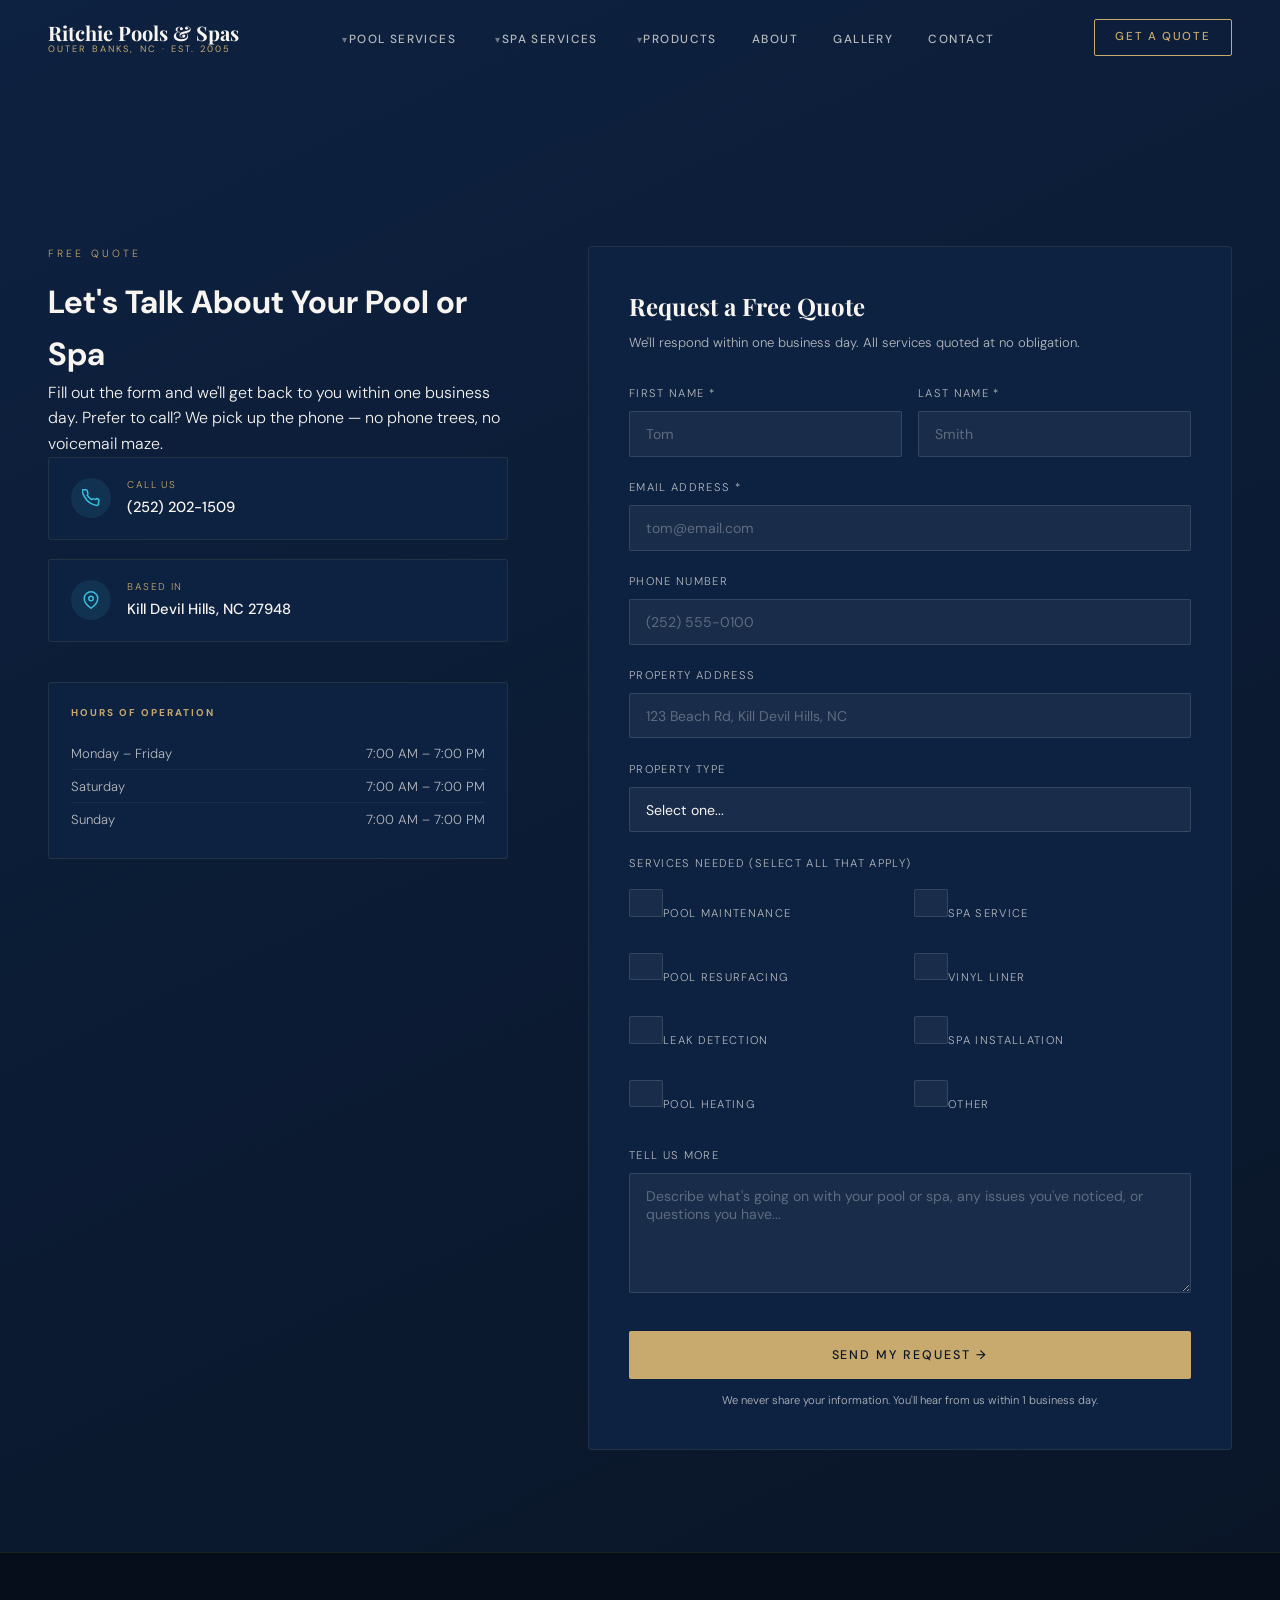
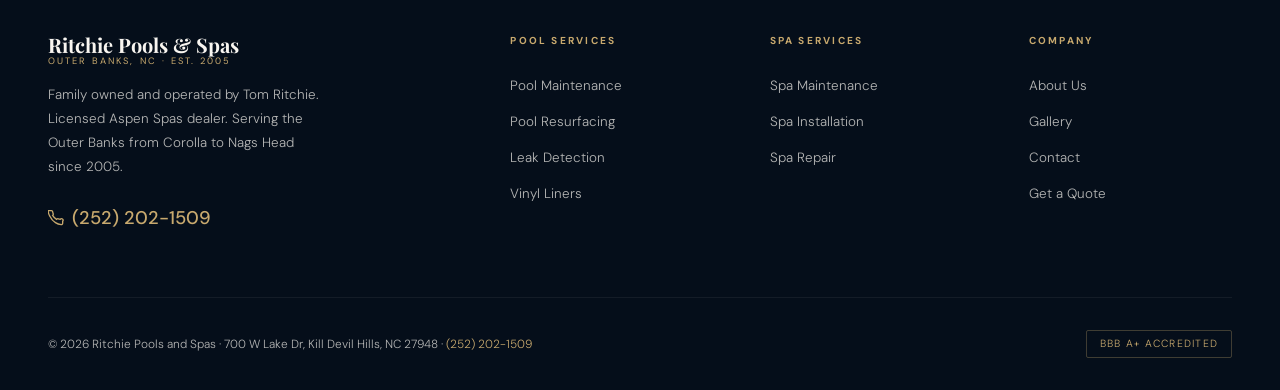
<file: get-a-quote.html>
<!DOCTYPE html>
<html lang="en">
<head>
  <meta charset="UTF-8"/>
  <meta name="viewport" content="width=device-width,initial-scale=1.0"/>
  <title>Get a Quote | Ritchie Pools & Spas — Outer Banks, NC</title>
  <meta name="description" content="Request a free pool or spa service quote from Ritchie Pools & Spas. Serving the Outer Banks from Corolla to Nags Head."/>
  <link rel="preconnect" href="https://fonts.googleapis.com"/>
  <link rel="preconnect" href="https://fonts.gstatic.com" crossorigin/>
  <link href="https://fonts.googleapis.com/css2?family=Playfair+Display:ital,wght@0,400;0,700;0,900;1,400&family=DM+Sans:wght@300;400;500&display=swap" rel="stylesheet"/>
  <link rel="stylesheet" href="css/style.css"/>
  <style>
    .quote-wrap {
      padding: calc(var(--section-pad) + 4rem) var(--side-pad) var(--section-pad);
      display: grid; grid-template-columns: 1fr 1.4fr; gap: 5rem; align-items: start;
      max-width: var(--max-w); margin: 0 auto;
    }
    /* LEFT PANEL */
    .quote-left h1 { font-family: var(--font-display); font-size: clamp(2rem,4vw,3rem); font-weight: 700; line-height: 1.15; margin-bottom: 1.2rem; }
    .quote-left p { color: var(--text-light); line-height: 1.85; font-size: .93rem; margin-bottom: 2rem; }
    .contact-methods { display: flex; flex-direction: column; gap: 1.2rem; margin-bottom: 2.5rem; }
    .contact-method {
      display: flex; align-items: center; gap: 1rem;
      background: var(--deep-blue); border: 1px solid rgba(200,169,110,.12);
      border-radius: 3px; padding: 1.2rem 1.4rem;
      text-decoration: none; color: var(--white);
      transition: border-color .3s;
    }
    .contact-method:hover { border-color: rgba(200,169,110,.35); }
    .cm-icon { width: 40px; height: 40px; background: rgba(57,192,224,.1); border-radius: 50%; display: flex; align-items: center; justify-content: center; color: var(--aqua); flex-shrink: 0; }
    .cm-label { font-size: .62rem; letter-spacing: .14em; text-transform: uppercase; color: var(--gold); margin-bottom: .2rem; }
    .cm-value { font-size: .92rem; font-weight: 500; }
    .hours-box { background: var(--deep-blue); border: 1px solid rgba(200,169,110,.12); border-radius: 3px; padding: 1.4rem; }
    .hours-box h4 { font-size: .62rem; letter-spacing: .2em; text-transform: uppercase; color: var(--gold); margin-bottom: 1rem; }
    .hours-row { display: flex; justify-content: space-between; font-size: .82rem; color: var(--text-light); padding: .35rem 0; border-bottom: 1px solid rgba(255,255,255,.05); }
    .hours-row:last-child { border: none; }
    /* RIGHT PANEL — FORM */
    .quote-form-wrap {
      background: var(--deep-blue); border: 1px solid rgba(200,169,110,.12);
      border-radius: 4px; padding: 2.5rem;
    }
    .form-title { font-family: var(--font-display); font-size: 1.5rem; font-weight: 700; margin-bottom: .4rem; }
    .form-sub { font-size: .82rem; color: var(--text-light); margin-bottom: 2rem; }
    .form-group { margin-bottom: 1.4rem; }
    .form-group label { display: block; font-size: .7rem; letter-spacing: .12em; text-transform: uppercase; color: var(--text-light); margin-bottom: .5rem; }
    .form-group input,
    .form-group select,
    .form-group textarea {
      width: 100%; background: rgba(255,255,255,.05);
      border: 1px solid rgba(255,255,255,.12); border-radius: 2px;
      padding: .8rem 1rem; font-family: var(--font-body);
      font-size: .88rem; color: var(--white); outline: none;
      transition: border-color .3s;
      -webkit-appearance: none;
    }
    .form-group input::placeholder,
    .form-group textarea::placeholder { color: rgba(255,255,255,.3); }
    .form-group input:focus,
    .form-group select:focus,
    .form-group textarea:focus { border-color: var(--aqua); }
    .form-group select option { background: var(--deep-blue); color: var(--white); }
    .form-group textarea { min-height: 120px; resize: vertical; }
    .form-row { display: grid; grid-template-columns: 1fr 1fr; gap: 1rem; }
    .form-check {
      display: grid;
      grid-template-columns: 1fr 1fr;
      gap: .85rem .5rem;
      margin-top: .75rem;
    }
    .check-item {
      display: flex;
      align-items: center;
      gap: .65rem;
      font-size: .84rem;
      color: var(--text-light);
      cursor: pointer;
      line-height: 1.4;
      padding: .3rem 0;
    }
    .check-item input[type=checkbox] {
      width: 17px;
      height: 17px;
      min-width: 17px; /* prevents squishing */
      flex-shrink: 0;
      accent-color: var(--aqua);
      cursor: pointer;
      margin: 0; /* removes browser default margin */
    }
    .check-item:hover { color: var(--white); }
    .form-submit {
      width: 100%; padding: 1rem; background: var(--gold); color: var(--navy);
      font-family: var(--font-body); font-size: .78rem; font-weight: 500;
      letter-spacing: .16em; text-transform: uppercase; border: none;
      border-radius: 2px; cursor: pointer; transition: background .3s, transform .2s;
      margin-top: .5rem;
    }
    .form-submit:hover { background: var(--gold-light); transform: translateY(-1px); }
    .form-privacy { font-size: .7rem; color: var(--text-light); text-align: center; margin-top: .8rem; line-height: 1.5; }
    .success-msg {
      display: none; text-align: center; padding: 2rem;
      background: rgba(57,192,224,.08); border: 1px solid rgba(57,192,224,.2);
      border-radius: 3px; margin-top: 1rem;
    }
    .success-msg h3 { font-family: var(--font-display); font-size: 1.4rem; margin-bottom: .5rem; color: var(--aqua); }
    .success-msg p { font-size: .86rem; color: var(--text-light); }
    @media(max-width:860px){
      .quote-wrap { grid-template-columns:1fr; gap:3rem; padding-top: calc(var(--section-pad) + 5rem); }
      .form-row { grid-template-columns:1fr; }
      .form-check { grid-template-columns:1fr; }
    }
    @media(max-width:520px){
      .quote-wrap { padding-left: 1.25rem; padding-right: 1.25rem; }
      .quote-form-wrap { padding: 1.5rem; }
      .hours-box { padding: 1rem; }
    }
  </style>
</head>
<body>
<nav class="site-nav" id="siteNav">
  <a href="index.html" class="nav-logo">Ritchie Pools & Spas<span>Outer Banks, NC · Est. 2005</span></a>
  <ul class="nav-center">
    <li class="has-drop"><a href="pool-services.html">Pool Services</a><ul class="dropdown"><li><a href="pool-services.html">Pool Maintenance</a></li><li><a href="pool-services.html#resurfacing">Pool Resurfacing</a></li><li><a href="pool-services.html#leaks">Leak Detection</a></li><li><a href="pool-services.html#liners">Vinyl Liners</a></li></ul></li>
    <li class="has-drop"><a href="spa-service.html">Spa Services</a><ul class="dropdown"><li><a href="spa-service.html">Spa Maintenance</a></li><li><a href="spa-service.html#installs">Spa Installation</a></li><li><a href="spa-service.html#repair">Spa Repair</a></li></ul></li>
    <li class="has-drop"><a href="pool-services.html#products">Products</a><ul class="dropdown"><li><a href="pool-services.html#heating">Pool Heating</a></li><li><a href="pool-services.html#pumps">Energy Efficient Pumps</a></li><li><a href="pool-services.html#salt">Salt Chlorination</a></li></ul></li>
    <li><a href="about.html">About</a></li><li><a href="gallery.html">Gallery</a></li><li><a href="contact.html">Contact</a></li>
  </ul>
  <a href="get-a-quote.html" class="nav-cta-btn">Get a Quote</a>
  <button class="hamburger" id="burger" aria-label="Open menu"><span></span><span></span><span></span></button>
</nav>
<div class="mobile-menu" id="mobileMenu">
  <a href="pool-services.html">Pool Services</a><div class="mob-divider"></div><a href="spa-service.html">Spa Services</a><div class="mob-divider"></div><a href="about.html">About Us</a><div class="mob-divider"></div><a href="gallery.html">Gallery</a><div class="mob-divider"></div><a href="contact.html">Contact</a><div class="mob-divider"></div><a href="get-a-quote.html" class="mob-cta">Get a Free Quote</a>
</div>

<div style="background:linear-gradient(155deg,var(--deep-blue) 0%,var(--navy) 100%);padding-top:5rem;min-height:100vh;">
  <div class="quote-wrap">
    <!-- LEFT -->
    <div class="reveal-l">
      <span class="section-label">Free Quote</span>
      <h1>Let's Talk About Your Pool or Spa</h1>
      <p>Fill out the form and we'll get back to you within one business day. Prefer to call? We pick up the phone — no phone trees, no voicemail maze.</p>
      <div class="contact-methods">
        <a href="tel:2522021509" class="contact-method">
          <div class="cm-icon"><svg width="18" height="18" viewBox="0 0 24 24" fill="none" stroke="currentColor" stroke-width="2"><path d="M22 16.92v3a2 2 0 01-2.18 2 19.79 19.79 0 01-8.63-3.07A19.5 19.5 0 013.07 9.81 19.79 19.79 0 01.1 1.19 2 2 0 012.08 1h3a2 2 0 012 1.72c.127.96.361 1.903.7 2.81a2 2 0 01-.45 2.11L6.91 8.09a16 16 0 006 6l.51-.46a2 2 0 012.11-.45c.907.339 1.85.573 2.81.7A2 2 0 0122 16.92z"/></svg></div>
          <div><div class="cm-label">Call Us</div><div class="cm-value">(252) 202-1509</div></div>
        </a>
        <a href="https://maps.google.com/?q=Kill+Devil+Hills+NC+27948" target="_blank" class="contact-method">
          <div class="cm-icon"><svg width="18" height="18" viewBox="0 0 24 24" fill="none" stroke="currentColor" stroke-width="2"><path d="M21 10c0 7-9 13-9 13s-9-6-9-13a9 9 0 0118 0z"/><circle cx="12" cy="10" r="3"/></svg></div>
          <div><div class="cm-label">Based In</div><div class="cm-value">Kill Devil Hills, NC 27948</div></div>
        </a>
      </div>
      <div class="hours-box">
        <h4>Hours of Operation</h4>
        <div class="hours-row"><span>Monday – Friday</span><span>7:00 AM – 7:00 PM</span></div>
        <div class="hours-row"><span>Saturday</span><span>7:00 AM – 7:00 PM</span></div>
        <div class="hours-row"><span>Sunday</span><span>7:00 AM – 7:00 PM</span></div>
      </div>
    </div>
    <!-- RIGHT: FORM -->
    <div class="quote-form-wrap reveal-r">
      <div class="form-title">Request a Free Quote</div>
      <div class="form-sub">We'll respond within one business day. All services quoted at no obligation.</div>
      <!-- ACTION: replace YOUR_FORM_ID with Formspree ID once owner signs up -->
      <form id="quoteForm" action="https://formspree.io/f/YOUR_FORM_ID" method="POST">
        <div class="form-row">
          <div class="form-group">
            <label for="fname">First Name *</label>
            <input type="text" id="fname" name="first_name" placeholder="Tom" required/>
          </div>
          <div class="form-group">
            <label for="lname">Last Name *</label>
            <input type="text" id="lname" name="last_name" placeholder="Smith" required/>
          </div>
        </div>
        <div class="form-group">
          <label for="email">Email Address *</label>
          <input type="email" id="email" name="email" placeholder="tom@email.com" required/>
        </div>
        <div class="form-group">
          <label for="phone">Phone Number</label>
          <input type="tel" id="phone" name="phone" placeholder="(252) 555-0100"/>
        </div>
        <div class="form-group">
          <label for="address">Property Address</label>
          <input type="text" id="address" name="address" placeholder="123 Beach Rd, Kill Devil Hills, NC"/>
        </div>
        <div class="form-group">
          <label for="ptype">Property Type</label>
          <select id="ptype" name="property_type">
            <option value="">Select one...</option>
            <option>Primary Residence</option>
            <option>Second / Vacation Home</option>
            <option>Vacation Rental (VRBO / Airbnb)</option>
            <option>Rental Management Company</option>
            <option>Commercial / HOA</option>
          </select>
        </div>
        <div class="form-group">
          <label>Services Needed (select all that apply)</label>
          <div class="form-check">
            <label class="check-item"><input type="checkbox" name="service[]" value="Pool Maintenance"/>Pool Maintenance</label>
            <label class="check-item"><input type="checkbox" name="service[]" value="Spa Service"/>Spa Service</label>
            <label class="check-item"><input type="checkbox" name="service[]" value="Pool Resurfacing"/>Pool Resurfacing</label>
            <label class="check-item"><input type="checkbox" name="service[]" value="Vinyl Liner"/>Vinyl Liner</label>
            <label class="check-item"><input type="checkbox" name="service[]" value="Leak Detection"/>Leak Detection</label>
            <label class="check-item"><input type="checkbox" name="service[]" value="Spa Installation"/>Spa Installation</label>
            <label class="check-item"><input type="checkbox" name="service[]" value="Pool Heating"/>Pool Heating</label>
            <label class="check-item"><input type="checkbox" name="service[]" value="Other"/>Other</label>
          </div>
        </div>
        <div class="form-group">
          <label for="message">Tell Us More</label>
          <textarea id="message" name="message" placeholder="Describe what's going on with your pool or spa, any issues you've noticed, or questions you have..."></textarea>
        </div>
        <button type="submit" class="form-submit">Send My Request →</button>
        <p class="form-privacy">We never share your information. You'll hear from us within 1 business day.</p>
      </form>
      <div class="success-msg" id="successMsg">
        <h3>Request Received!</h3>
        <p>Thanks — we'll review your request and get back to you within one business day. In the meantime, feel free to call us at <a href="tel:2522021509" style="color:var(--gold)">(252) 202-1509</a>.</p>
      </div>
    </div>
  </div>
</div>

<footer class="site-footer">
  <div class="footer-grid">
    <div class="footer-brand"><a href="index.html" class="nav-logo">Ritchie Pools & Spas<span>Outer Banks, NC · Est. 2005</span></a><p>Family owned and operated by Tom Ritchie. Licensed Aspen Spas dealer. Serving the Outer Banks from Corolla to Nags Head since 2005.</p><a href="tel:2522021509" class="footer-phone"><svg width="16" height="16" viewBox="0 0 24 24" fill="none" stroke="currentColor" stroke-width="2"><path d="M22 16.92v3a2 2 0 01-2.18 2 19.79 19.79 0 01-8.63-3.07A19.5 19.5 0 013.07 9.81 19.79 19.79 0 01.1 1.19 2 2 0 012.08 1h3a2 2 0 012 1.72c.127.96.361 1.903.7 2.81a2 2 0 01-.45 2.11L6.91 8.09a16 16 0 006 6l.51-.46a2 2 0 012.11-.45c.907.339 1.85.573 2.81.7A2 2 0 0122 16.92z"/></svg>(252) 202-1509</a></div>
    <div class="footer-col"><h4>Pool Services</h4><ul><li><a href="pool-services.html">Pool Maintenance</a></li><li><a href="pool-services.html#resurfacing">Pool Resurfacing</a></li><li><a href="pool-services.html#leaks">Leak Detection</a></li><li><a href="pool-services.html#liners">Vinyl Liners</a></li></ul></div>
    <div class="footer-col"><h4>Spa Services</h4><ul><li><a href="spa-service.html">Spa Maintenance</a></li><li><a href="spa-service.html#installs">Spa Installation</a></li><li><a href="spa-service.html#repair">Spa Repair</a></li></ul></div>
    <div class="footer-col"><h4>Company</h4><ul><li><a href="about.html">About Us</a></li><li><a href="gallery.html">Gallery</a></li><li><a href="contact.html">Contact</a></li><li><a href="get-a-quote.html">Get a Quote</a></li></ul></div>
  </div>
  <div class="footer-bottom"><p>© 2026 Ritchie Pools and Spas · 700 W Lake Dr, Kill Devil Hills, NC 27948 · <a href="tel:2522021509">(252) 202-1509</a></p><span class="bbb-badge">BBB A+ Accredited</span></div>
</footer>
<script src="js/main.js"></script>
<script>
  // Client-side form handling (works with Formspree)
  document.getElementById('quoteForm').addEventListener('submit', async function(e) {
    e.preventDefault();
    const form = this;
    const btn = form.querySelector('.form-submit');
    btn.textContent = 'Sending...';
    btn.disabled = true;
    try {
      const res = await fetch(form.action, {
        method: 'POST', body: new FormData(form),
        headers: { 'Accept': 'application/json' }
      });
      if (res.ok) {
        form.style.display = 'none';
        document.getElementById('successMsg').style.display = 'block';
      } else {
        btn.textContent = 'Error — Please Call Us';
        btn.disabled = false;
      }
    } catch {
      // Fallback for demo (no Formspree ID yet)
      form.style.display = 'none';
      document.getElementById('successMsg').style.display = 'block';
    }
  });
</script>
</body>
</html>
</file>
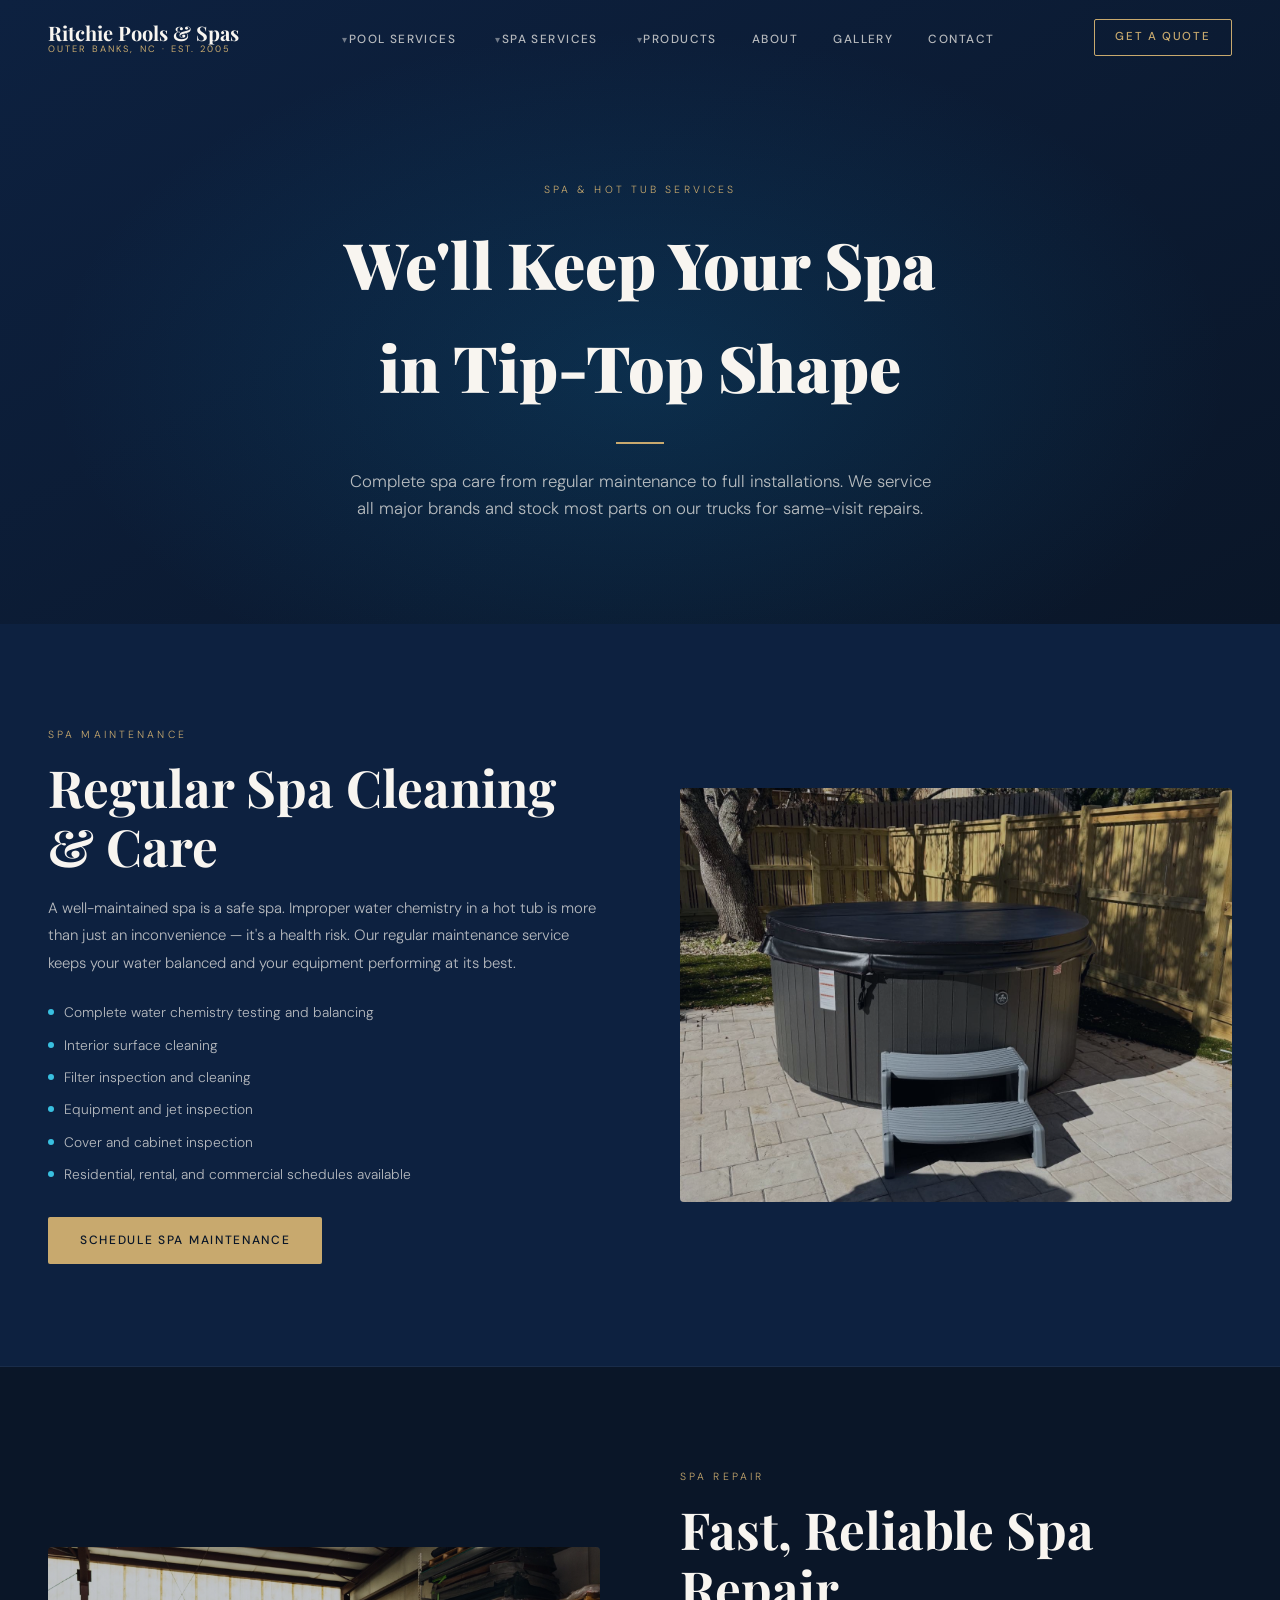
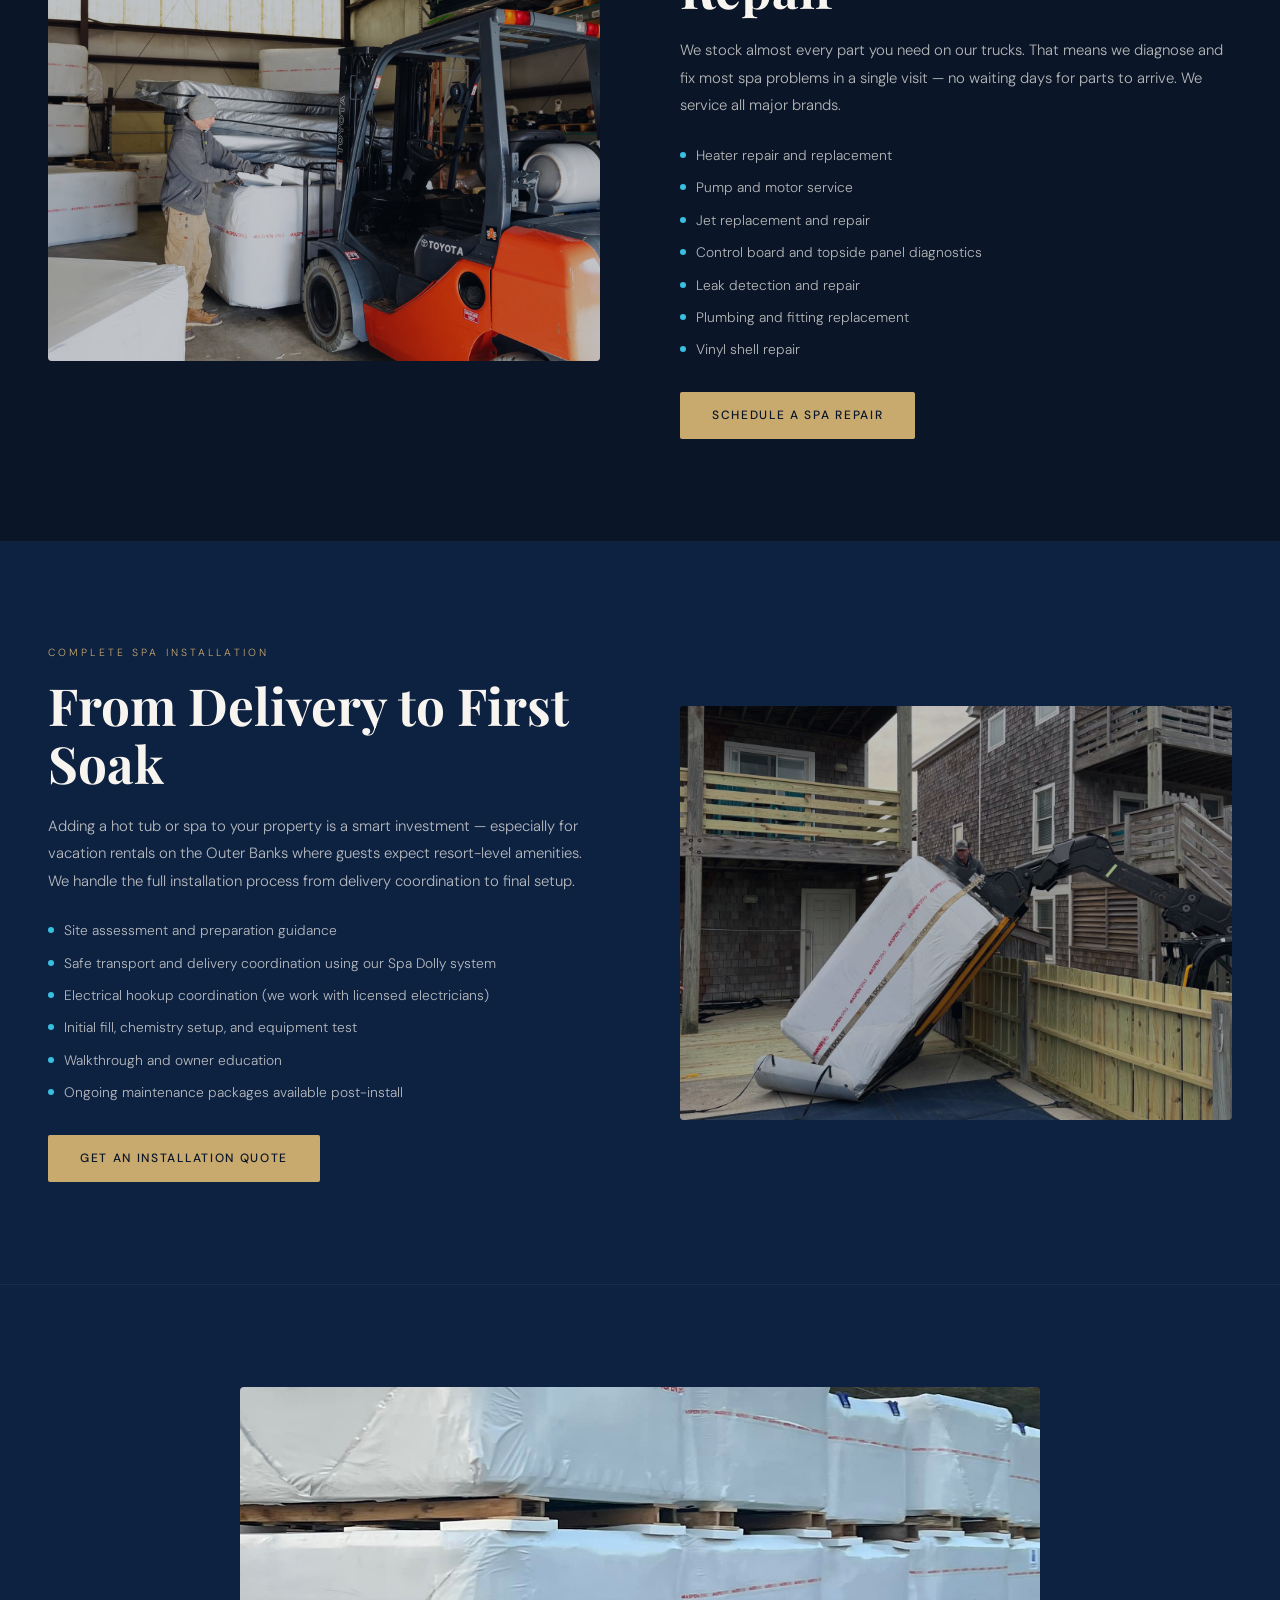
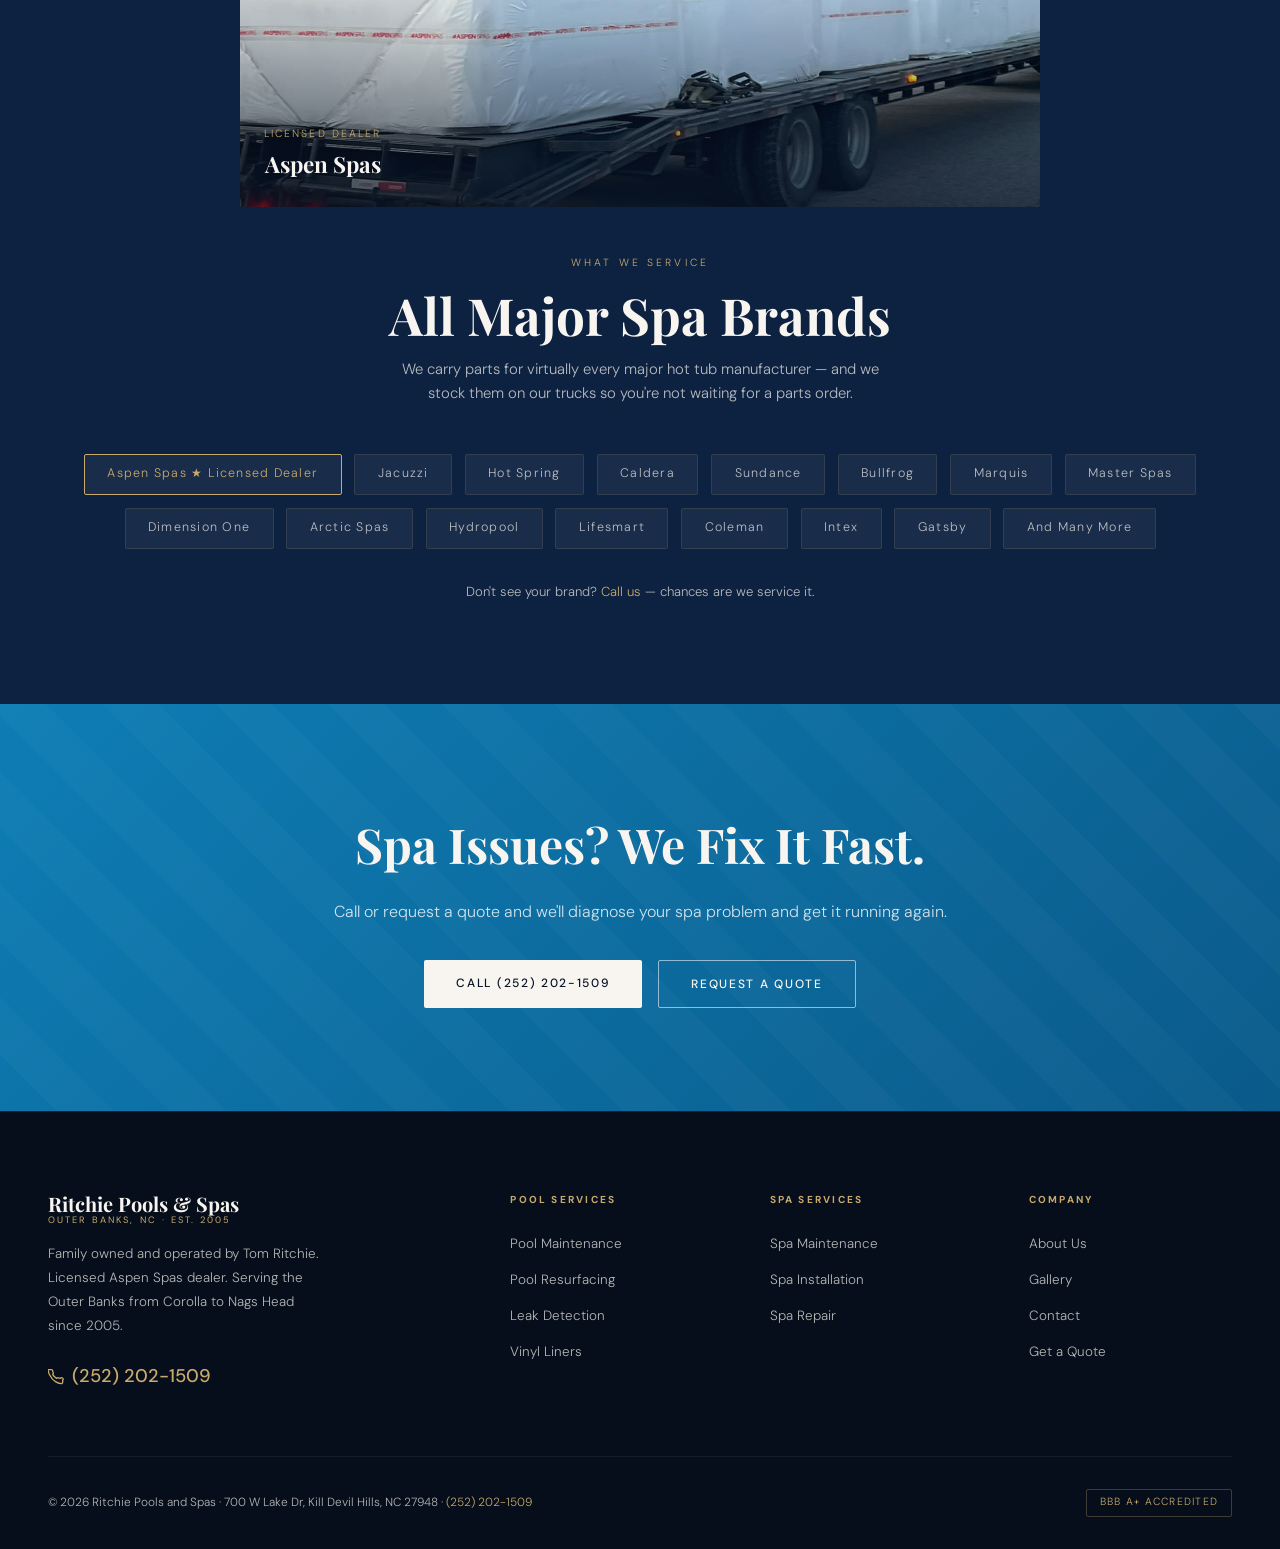
<file: spa-service.html>
<!DOCTYPE html>
<html lang="en">
<head>
  <meta charset="UTF-8"/>
  <meta name="viewport" content="width=device-width,initial-scale=1.0"/>
  <title>Spa Services | Ritchie Pools & Spas — Outer Banks, NC</title>
  <meta name="description" content="Hot tub and spa service, repair, and installation on the Outer Banks. All major brands serviced. Kill Devil Hills, NC."/>
  <link rel="preconnect" href="https://fonts.googleapis.com"/>
  <link rel="preconnect" href="https://fonts.gstatic.com" crossorigin/>
  <link href="https://fonts.googleapis.com/css2?family=Playfair+Display:ital,wght@0,400;0,700;0,900;1,400&family=DM+Sans:wght@300;400;500&display=swap" rel="stylesheet"/>
  <link rel="stylesheet" href="css/style.css"/>
  <style>
    .svc-section { padding: var(--section-pad) var(--side-pad); border-bottom: 1px solid rgba(255,255,255,.05); }
    .svc-section:nth-child(even) { background: var(--deep-blue); }
    .svc-detail-grid { display: grid; grid-template-columns: 1fr 1fr; gap: 5rem; align-items: center; }
    .svc-section:nth-child(even) .svc-detail-grid { direction: rtl; }
    .svc-section:nth-child(even) .svc-detail-grid > * { direction: ltr; }
    .svc-detail-img { aspect-ratio: 4/3; border-radius: 4px; position: relative; overflow: hidden; background: var(--deep-blue); }
    .svc-detail-img img { position: absolute; inset: 0; width: 100%; height: 100%; object-fit: cover; display: block; }
    .svc-detail-img-overlay { position: absolute; inset: 0; background: rgba(10,22,40,.25); z-index: 1; }
    .svc-detail-text h2 { margin-bottom: 1.2rem; }
    .svc-detail-text p { color: var(--text-light); line-height: 1.85; font-size: .93rem; margin-bottom: 1rem; }
    .svc-list { list-style: none; margin: 1.5rem 0 2rem; display: flex; flex-direction: column; gap: .65rem; }
    .svc-list li { display: flex; align-items: center; gap: .65rem; font-size: .86rem; color: var(--text-light); }
    .svc-list li::before { content: ''; width: 6px; height: 6px; background: var(--aqua); border-radius: 50%; flex-shrink: 0; }
    .brands { padding: var(--section-pad) var(--side-pad); background: var(--deep-blue); text-align: center; }
    .brands-header { margin-bottom: 3rem; }
    .brand-tags { display: flex; flex-wrap: wrap; justify-content: center; gap: .8rem; }
    .brand-tag { background: rgba(255,255,255,.05); border: 1px solid rgba(200,169,110,.15); padding: .6rem 1.4rem; border-radius: 2px; font-size: .78rem; letter-spacing: .1em; color: var(--text-light); transition: border-color .3s, color .3s; }
    .brand-tag:hover { border-color: var(--gold); color: var(--white); }
    @media(max-width:860px){
      .svc-detail-grid { grid-template-columns:1fr; gap:2.5rem; }
      .svc-section:nth-child(even) .svc-detail-grid { direction:ltr; }
    }
  </style>
</head>
<body>
<nav class="site-nav" id="siteNav">
  <a href="index.html" class="nav-logo">Ritchie Pools & Spas<span>Outer Banks, NC · Est. 2005</span></a>
  <ul class="nav-center">
    <li class="has-drop"><a href="pool-services.html">Pool Services</a><ul class="dropdown"><li><a href="pool-services.html">Pool Maintenance</a></li><li><a href="pool-services.html#resurfacing">Pool Resurfacing</a></li><li><a href="pool-services.html#leaks">Leak Detection</a></li><li><a href="pool-services.html#liners">Vinyl Liners</a></li></ul></li>
    <li class="has-drop"><a href="spa-service.html">Spa Services</a><ul class="dropdown"><li><a href="spa-service.html">Spa Maintenance</a></li><li><a href="spa-service.html#installs">Spa Installation</a></li><li><a href="spa-service.html#repair">Spa Repair</a></li></ul></li>
    <li class="has-drop"><a href="pool-services.html#products">Products</a><ul class="dropdown"><li><a href="pool-services.html#heating">Pool Heating</a></li><li><a href="pool-services.html#pumps">Energy Efficient Pumps</a></li><li><a href="pool-services.html#salt">Salt Chlorination</a></li><li><a href="pool-services.html#lighting">Pool &amp; Spa Lighting</a></li></ul></li>
    <li><a href="about.html">About</a></li><li><a href="gallery.html">Gallery</a></li><li><a href="contact.html">Contact</a></li>
  </ul>
  <a href="get-a-quote.html" class="nav-cta-btn">Get a Quote</a>
  <button class="hamburger" id="burger" aria-label="Open menu"><span></span><span></span><span></span></button>
</nav>
<div class="mobile-menu" id="mobileMenu">
  <a href="pool-services.html">Pool Services</a><div class="mob-divider"></div><a href="spa-service.html">Spa Services</a><div class="mob-divider"></div><a href="about.html">About Us</a><div class="mob-divider"></div><a href="gallery.html">Gallery</a><div class="mob-divider"></div><a href="contact.html">Contact</a><div class="mob-divider"></div><a href="get-a-quote.html" class="mob-cta">Get a Free Quote</a>
</div>

<section class="page-hero">
  <div class="page-hero-content">
    <span class="section-label">Spa &amp; Hot Tub Services</span>
    <h1>We'll Keep Your Spa<br>in Tip-Top Shape</h1>
    <div class="page-hero-line"></div>
    <p>Complete spa care from regular maintenance to full installations. We service all major brands and stock most parts on our trucks for same-visit repairs.</p>
  </div>
</section>

<!-- MAINTENANCE -->
<section class="svc-section">
  <div class="svc-detail-grid">
    <div class="svc-detail-img reveal-l">
      <img src="images/roundSpa.jpg" alt="Aspen Spa installed on OBX patio by Ritchie Pools" loading="lazy"/>
      <div class="svc-detail-img-overlay"></div>
    </div>
    <div class="svc-detail-text reveal-r">
      <span class="section-label">Spa Maintenance</span>
      <h2 class="section-title">Regular Spa Cleaning &amp; Care</h2>
      <p>A well-maintained spa is a safe spa. Improper water chemistry in a hot tub is more than just an inconvenience — it's a health risk. Our regular maintenance service keeps your water balanced and your equipment performing at its best.</p>
      <ul class="svc-list">
        <li>Complete water chemistry testing and balancing</li>
        <li>Interior surface cleaning</li>
        <li>Filter inspection and cleaning</li>
        <li>Equipment and jet inspection</li>
        <li>Cover and cabinet inspection</li>
        <li>Residential, rental, and commercial schedules available</li>
      </ul>
      <a href="get-a-quote.html" class="btn-primary">Schedule Spa Maintenance</a>
    </div>
  </div>
</section>

<!-- REPAIR -->
<section class="svc-section" id="repair">
  <div class="svc-detail-grid">
    <div class="svc-detail-img reveal-r">
      <img src="images/SpaWarehouse.jpg" alt="Ritchie Pools spa parts warehouse and inventory" loading="lazy"/>
      <div class="svc-detail-img-overlay"></div>
    </div>
    <div class="svc-detail-text reveal-l">
      <span class="section-label">Spa Repair</span>
      <h2 class="section-title">Fast, Reliable Spa Repair</h2>
      <p>We stock almost every part you need on our trucks. That means we diagnose and fix most spa problems in a single visit — no waiting days for parts to arrive. We service all major brands.</p>
      <ul class="svc-list">
        <li>Heater repair and replacement</li>
        <li>Pump and motor service</li>
        <li>Jet replacement and repair</li>
        <li>Control board and topside panel diagnostics</li>
        <li>Leak detection and repair</li>
        <li>Plumbing and fitting replacement</li>
        <li>Vinyl shell repair</li>
      </ul>
      <a href="get-a-quote.html" class="btn-primary">Schedule a Spa Repair</a>
    </div>
  </div>
</section>

<!-- INSTALLS -->
<section class="svc-section" id="installs">
  <div class="svc-detail-grid">
    <div class="svc-detail-img reveal-l">
      <img src="images/spaDelivery.jpg" alt="Aspen Spa being installed at an OBX vacation rental property" loading="lazy"/>
      <div class="svc-detail-img-overlay"></div>
    </div>
    <div class="svc-detail-text reveal-r">
      <span class="section-label">Complete Spa Installation</span>
      <h2 class="section-title">From Delivery to First Soak</h2>
      <p>Adding a hot tub or spa to your property is a smart investment — especially for vacation rentals on the Outer Banks where guests expect resort-level amenities. We handle the full installation process from delivery coordination to final setup.</p>
      <ul class="svc-list">
        <li>Site assessment and preparation guidance</li>
        <li>Safe transport and delivery coordination using our Spa Dolly system</li>
        <li>Electrical hookup coordination (we work with licensed electricians)</li>
        <li>Initial fill, chemistry setup, and equipment test</li>
        <li>Walkthrough and owner education</li>
        <li>Ongoing maintenance packages available post-install</li>
      </ul>
      <a href="get-a-quote.html" class="btn-primary">Get an Installation Quote</a>
    </div>
  </div>
</section>

<!-- BRANDS -->
<section class="brands">
  <!-- Aspen Spas shipment photo -->
  <div style="max-width:800px;margin:0 auto 3rem;border-radius:4px;overflow:hidden;position:relative;">
    <img src="images/NewSpaShipment.jpg" alt="Aspen Spas shipment delivery to Ritchie Pools on the Outer Banks" style="width:100%;display:block;max-height:420px;object-fit:cover;" loading="lazy"/>
    <div style="position:absolute;inset:0;background:linear-gradient(to top,rgba(10,22,40,.7) 0%,transparent 50%)"></div>
    <div style="position:absolute;bottom:1.5rem;left:1.5rem;">
      <span style="font-size:.65rem;letter-spacing:.2em;text-transform:uppercase;color:var(--gold);display:block;margin-bottom:.3rem;">Licensed Dealer</span>
      <span style="font-family:var(--font-display);font-size:1.4rem;color:var(--white);font-weight:700;">Aspen Spas</span>
    </div>
  </div>
  <div class="brands-header reveal">
    <span class="section-label">What We Service</span>
    <h2 class="section-title">All Major Spa Brands</h2>
    <p style="color:var(--text-light);font-size:.93rem;margin-top:.8rem;max-width:500px;margin-left:auto;margin-right:auto;">We carry parts for virtually every major hot tub manufacturer — and we stock them on our trucks so you're not waiting for a parts order.</p>
  </div>
  <div class="brand-tags">
    <span class="brand-tag" style="border-color:var(--gold);color:var(--gold)">Aspen Spas ★ Licensed Dealer</span>
    <span class="brand-tag">Jacuzzi</span><span class="brand-tag">Hot Spring</span><span class="brand-tag">Caldera</span>
    <span class="brand-tag">Sundance</span><span class="brand-tag">Bullfrog</span><span class="brand-tag">Marquis</span>
    <span class="brand-tag">Master Spas</span><span class="brand-tag">Dimension One</span><span class="brand-tag">Arctic Spas</span>
    <span class="brand-tag">Hydropool</span><span class="brand-tag">Lifesmart</span><span class="brand-tag">Coleman</span>
    <span class="brand-tag">Intex</span><span class="brand-tag">Gatsby</span><span class="brand-tag">And Many More</span>
  </div>
  <p style="margin-top:2rem;font-size:.82rem;color:var(--text-light)">Don't see your brand? <a href="contact.html" style="color:var(--gold);text-decoration:none">Call us</a> — chances are we service it.</p>
</section>

<section class="cta-band">
  <div class="reveal">
    <h2>Spa Issues? We Fix It Fast.</h2>
    <p>Call or request a quote and we'll diagnose your spa problem and get it running again.</p>
    <div class="cta-actions">
      <a href="tel:2522021509" class="btn-white">Call (252) 202-1509</a>
      <a href="get-a-quote.html" class="btn-outline-white">Request a Quote</a>
    </div>
  </div>
</section>

<footer class="site-footer">
  <div class="footer-grid">
    <div class="footer-brand"><a href="index.html" class="nav-logo">Ritchie Pools & Spas<span>Outer Banks, NC · Est. 2005</span></a><p>Family owned and operated by Tom Ritchie. Licensed Aspen Spas dealer. Serving the Outer Banks from Corolla to Nags Head since 2005.</p><a href="tel:2522021509" class="footer-phone"><svg width="16" height="16" viewBox="0 0 24 24" fill="none" stroke="currentColor" stroke-width="2"><path d="M22 16.92v3a2 2 0 01-2.18 2 19.79 19.79 0 01-8.63-3.07A19.5 19.5 0 013.07 9.81 19.79 19.79 0 01.1 1.19 2 2 0 012.08 1h3a2 2 0 012 1.72c.127.96.361 1.903.7 2.81a2 2 0 01-.45 2.11L6.91 8.09a16 16 0 006 6l.51-.46a2 2 0 012.11-.45c.907.339 1.85.573 2.81.7A2 2 0 0122 16.92z"/></svg>(252) 202-1509</a></div>
    <div class="footer-col"><h4>Pool Services</h4><ul><li><a href="pool-services.html">Pool Maintenance</a></li><li><a href="pool-services.html#resurfacing">Pool Resurfacing</a></li><li><a href="pool-services.html#leaks">Leak Detection</a></li><li><a href="pool-services.html#liners">Vinyl Liners</a></li></ul></div>
    <div class="footer-col"><h4>Spa Services</h4><ul><li><a href="spa-service.html">Spa Maintenance</a></li><li><a href="#installs">Spa Installation</a></li><li><a href="#repair">Spa Repair</a></li></ul></div>
    <div class="footer-col"><h4>Company</h4><ul><li><a href="about.html">About Us</a></li><li><a href="gallery.html">Gallery</a></li><li><a href="contact.html">Contact</a></li><li><a href="get-a-quote.html">Get a Quote</a></li></ul></div>
  </div>
  <div class="footer-bottom"><p>© 2026 Ritchie Pools and Spas · 700 W Lake Dr, Kill Devil Hills, NC 27948 · <a href="tel:2522021509">(252) 202-1509</a></p><span class="bbb-badge">BBB A+ Accredited</span></div>
</footer>
<script src="js/main.js"></script>
</body>
</html>
</file>
<file: css/style.css>
/* ============================================================
   RITCHIE POOLS & SPAS — Global Stylesheet
   Design: Luxury Coastal · Navy / Aqua / Gold
   ============================================================ */

*, *::before, *::after { box-sizing: border-box; margin: 0; padding: 0; }

:root {
  --navy:      #0a1628;
  --deep-blue: #0d2140;
  --mid-blue:  #1a3a5c;
  --pool-blue: #0e7db4;
  --aqua:      #39c0e0;
  --gold:      #c8a96e;
  --gold-light:#e8c98a;
  --white:     #f8f5f0;
  --off-white: #ede9e2;
  --text-light:rgba(248,245,240,0.72);
  --font-display:'Playfair Display', Georgia, serif;
  --font-body:   'DM Sans', sans-serif;
  --max-w: 1280px;
  --section-pad: clamp(4rem, 8vw, 8rem);
  --side-pad: clamp(1.25rem, 4vw, 3rem);
}

html { scroll-behavior: smooth; }

body {
  background: var(--navy);
  color: var(--white);
  font-family: var(--font-body);
  font-weight: 300;
  overflow-x: hidden;
  line-height: 1.6;
}

img { display: block; max-width: 100%; }
a  { color: inherit; }

::-webkit-scrollbar { width: 5px; }
::-webkit-scrollbar-track { background: var(--navy); }
::-webkit-scrollbar-thumb { background: var(--gold); border-radius: 3px; }

/* ── TYPOGRAPHY ── */
.section-label {
  display: block;
  font-size: 0.65rem;
  letter-spacing: 0.3em;
  text-transform: uppercase;
  color: var(--gold);
  margin-bottom: 0.9rem;
}
.section-title {
  font-family: var(--font-display);
  font-size: clamp(2rem, 4vw, 3.2rem);
  font-weight: 700;
  line-height: 1.15;
}
.section-body {
  color: var(--text-light);
  font-size: 0.97rem;
  line-height: 1.85;
  max-width: 600px;
}

/* ── BUTTONS ── */
.btn-primary {
  display: inline-block;
  background: var(--gold);
  color: var(--navy);
  padding: 0.85rem 2rem;
  font-size: 0.75rem;
  font-weight: 500;
  letter-spacing: 0.14em;
  text-transform: uppercase;
  text-decoration: none;
  border-radius: 2px;
  transition: background .3s, transform .2s, box-shadow .3s;
}
.btn-primary:hover {
  background: var(--gold-light);
  transform: translateY(-2px);
  box-shadow: 0 8px 30px rgba(200,169,110,.3);
}
.btn-ghost {
  display: inline-block;
  border: 1px solid rgba(248,245,240,.35);
  color: var(--white);
  padding: 0.85rem 2rem;
  font-size: 0.75rem;
  font-weight: 500;
  letter-spacing: 0.14em;
  text-transform: uppercase;
  text-decoration: none;
  border-radius: 2px;
  transition: border-color .3s, color .3s, transform .2s;
}
.btn-ghost:hover { border-color: var(--aqua); color: var(--aqua); transform: translateY(-2px); }
.btn-white {
  display: inline-block;
  background: var(--white);
  color: var(--navy);
  padding: 0.85rem 2rem;
  font-size: 0.75rem;
  font-weight: 500;
  letter-spacing: 0.14em;
  text-transform: uppercase;
  text-decoration: none;
  border-radius: 2px;
  transition: background .3s, transform .2s;
}
.btn-white:hover { background: var(--off-white); transform: translateY(-2px); }
.btn-outline-white {
  display: inline-block;
  border: 1px solid rgba(255,255,255,.55);
  color: var(--white);
  padding: 0.85rem 2rem;
  font-size: 0.75rem;
  font-weight: 500;
  letter-spacing: 0.14em;
  text-transform: uppercase;
  text-decoration: none;
  border-radius: 2px;
  transition: border-color .3s, transform .2s;
}
.btn-outline-white:hover { border-color: #fff; transform: translateY(-2px); }

/* ── NAV ── */
.site-nav {
  position: fixed;
  top: 0; left: 0; right: 0;
  z-index: 200;
  padding: 1.2rem var(--side-pad);
  display: flex;
  align-items: center;
  justify-content: space-between;
  transition: background .4s, padding .4s, border-color .4s;
  border-bottom: 1px solid transparent;
  /* Prevent nav items from ever wrapping */
  white-space: nowrap;
}
.site-nav.scrolled {
  background: rgba(10,22,40,.93);
  backdrop-filter: blur(14px);
  padding-top: 0.8rem;
  padding-bottom: 0.8rem;
  border-bottom-color: rgba(200,169,110,.12);
}
.nav-logo {
  font-family: var(--font-display);
  font-size: 1.25rem;
  font-weight: 700;
  color: var(--white);
  text-decoration: none;
  display: flex;
  flex-direction: column;
  line-height: 1.15;
}
.nav-logo span {
  font-family: var(--font-body);
  font-size: 0.58rem;
  letter-spacing: 0.22em;
  text-transform: uppercase;
  color: var(--gold);
  font-weight: 400;
}
.nav-center { display: flex; gap: 2.2rem; list-style: none; flex-shrink: 0; }
.nav-center a {
  font-size: 0.74rem;
  letter-spacing: 0.12em;
  text-transform: uppercase;
  font-weight: 500;
  color: var(--text-light);
  text-decoration: none;
  transition: color .3s;
  position: relative;
  padding-bottom: 2px;
}
.nav-center a::after {
  content: '';
  position: absolute;
  bottom: -2px; left: 0;
  width: 0; height: 1px;
  background: var(--gold);
  transition: width .3s;
}
.nav-center a:hover { color: var(--white); }
.nav-center a:hover::after { width: 100%; }
.nav-center .has-drop { position: relative; }
.nav-center .has-drop > a::before {
  content: '▾';
  font-size: 0.6rem;
  margin-left: 4px;
  opacity: .6;
}
.dropdown {
  position: absolute;
  top: 100%; /* flush to nav bottom — no gap for mouse to fall through */
  left: 50%;
  transform: translateX(-50%) translateY(6px);
  background: var(--deep-blue);
  border: 1px solid rgba(200,169,110,.15);
  border-radius: 3px;
  min-width: 200px;
  list-style: none;
  padding: 0.8rem 0 0.5rem; /* top padding creates invisible bridge over the gap */
  margin-top: 0;
  opacity: 0;
  pointer-events: none;
  transition: opacity .2s ease, transform .2s ease;
  box-shadow: 0 20px 50px rgba(0,0,0,.5);
}
/* Invisible pseudo-element bridges the gap between nav link and dropdown */
.has-drop::after {
  content: '';
  position: absolute;
  top: 100%;
  left: 0;
  right: 0;
  height: 12px; /* covers the visual gap so mouse stays in hover zone */
  background: transparent;
}
.has-drop:hover .dropdown {
  opacity: 1;
  pointer-events: all;
  transform: translateX(-50%) translateY(0);
}
.dropdown li a {
  display: block;
  padding: 0.55rem 1.2rem;
  font-size: 0.78rem;
  letter-spacing: 0.06em;
  color: var(--text-light);
  text-decoration: none;
  transition: color .2s, background .2s;
  text-transform: none;
}
.dropdown li a::after { display: none; }
.dropdown li a:hover { color: var(--gold); background: rgba(255,255,255,.04); }
.nav-cta-btn {
  font-family: var(--font-body);
  font-size: 0.72rem;
  font-weight: 500;
  letter-spacing: 0.14em;
  text-transform: uppercase;
  color: var(--gold) !important;
  border: 1px solid var(--gold);
  padding: 0.5rem 1.3rem;
  border-radius: 2px;
  text-decoration: none;
  transition: background .3s, color .3s !important;
}
.nav-cta-btn:hover { background: var(--gold) !important; color: var(--navy) !important; }
.nav-cta-btn::after { display: none !important; }

/* Hamburger */
.hamburger {
  display: none;
  flex-direction: column;
  gap: 5px;
  background: none;
  border: none;
  cursor: pointer;
  padding: 4px;
}
.hamburger span {
  display: block;
  width: 24px; height: 2px;
  background: var(--white);
  transition: transform .3s, opacity .3s;
}
.hamburger.open span:nth-child(1) { transform: translateY(7px) rotate(45deg); }
.hamburger.open span:nth-child(2) { opacity: 0; }
.hamburger.open span:nth-child(3) { transform: translateY(-7px) rotate(-45deg); }

/* Mobile Menu */
.mobile-menu {
  display: none;
  position: fixed;
  inset: 0;
  background: rgba(10,22,40,.98);
  z-index: 199;
  flex-direction: column;
  align-items: center;
  justify-content: center;
  gap: 2rem;
  opacity: 0;
  pointer-events: none;
  transition: opacity .3s;
}
.mobile-menu.open { opacity: 1; pointer-events: all; }
.mobile-menu a {
  font-family: var(--font-display);
  font-size: 1.8rem;
  color: var(--white);
  text-decoration: none;
  transition: color .3s;
}
.mobile-menu a:hover { color: var(--gold); }
.mobile-menu .mob-cta {
  font-family: var(--font-body);
  font-size: 0.82rem;
  letter-spacing: 0.16em;
  text-transform: uppercase;
  border: 1px solid var(--gold);
  color: var(--gold) !important;
  padding: 0.8rem 2.5rem;
  border-radius: 2px;
}
.mob-divider {
  width: 40px; height: 1px;
  background: rgba(200,169,110,.3);
}

/* ── TICKER ── */
.ticker-band {
  background: var(--gold);
  padding: 0.7rem 0;
  overflow: hidden;
  white-space: nowrap;
}
.ticker-inner {
  display: inline-flex;
  animation: ticker 35s linear infinite;
}
.ticker-item {
  display: inline-flex;
  align-items: center;
  gap: 1.5rem;
  padding: 0 2rem;
  font-size: 0.68rem;
  letter-spacing: 0.14em;
  text-transform: uppercase;
  font-weight: 500;
  color: var(--navy);
}
.t-dot { width: 4px; height: 4px; background: var(--navy); border-radius: 50%; opacity: .45; }
@keyframes ticker {
  0%   { transform: translateX(0); }
  100% { transform: translateX(-50%); }
}

/* ── SCROLL REVEAL ── */
.reveal {
  opacity: 0;
  transform: translateY(36px);
  transition: opacity .75s ease, transform .75s ease;
}
.reveal.visible { opacity: 1; transform: none; }
.reveal-l {
  opacity: 0;
  transform: translateX(-36px);
  transition: opacity .75s ease, transform .75s ease;
}
.reveal-l.visible { opacity: 1; transform: none; }
.reveal-r {
  opacity: 0;
  transform: translateX(36px);
  transition: opacity .75s ease, transform .75s ease;
}
.reveal-r.visible { opacity: 1; transform: none; }

/* ── PAGE HERO (inner pages) ── */
.page-hero {
  padding: calc(var(--section-pad) + 5rem) var(--side-pad) var(--section-pad);
  position: relative;
  overflow: hidden;
  background: linear-gradient(150deg, var(--deep-blue) 0%, var(--navy) 100%);
  text-align: center;
}
.page-hero::before {
  content: '';
  position: absolute; inset: 0;
  background: radial-gradient(ellipse at 50% 60%, rgba(14,125,180,.2) 0%, transparent 65%);
}
.page-hero-content { position: relative; z-index: 1; }
.page-hero h1 {
  font-family: var(--font-display);
  font-size: clamp(2.4rem, 5vw, 4.2rem);
  font-weight: 900;
  margin-bottom: 1rem;
}
.page-hero p { color: var(--text-light); font-size: 1.05rem; max-width: 600px; margin: 0 auto; }
.page-hero-line {
  width: 48px; height: 2px;
  background: var(--gold);
  margin: 1.5rem auto;
}

/* ── CTA BAND ── */
.cta-band {
  padding: var(--section-pad) var(--side-pad);
  background: linear-gradient(135deg, var(--pool-blue) 0%, #0a5a8a 100%);
  text-align: center;
  position: relative;
  overflow: hidden;
}
.cta-band::before {
  content: '';
  position: absolute; inset: 0;
  background: repeating-linear-gradient(45deg, transparent, transparent 40px,
    rgba(255,255,255,.025) 40px, rgba(255,255,255,.025) 80px);
}
.cta-band > * { position: relative; }
.cta-band h2 {
  font-family: var(--font-display);
  font-size: clamp(1.8rem, 4vw, 3rem);
  font-weight: 700;
  margin-bottom: 1rem;
}
.cta-band p { color: rgba(255,255,255,.8); margin-bottom: 2.2rem; font-size: 1rem; }
.cta-actions { display: flex; gap: 1rem; justify-content: center; flex-wrap: wrap; }

/* ── FOOTER ── */
.site-footer {
  background: #050e1a;
  padding: 5rem var(--side-pad) 2rem;
  border-top: 1px solid rgba(200,169,110,.1);
}
.footer-grid {
  display: grid;
  grid-template-columns: 2fr 1fr 1fr 1fr;
  gap: 3.5rem;
  margin-bottom: 4rem;
}
.footer-brand p {
  color: var(--text-light);
  font-size: 0.84rem;
  line-height: 1.8;
  margin-top: 1rem;
  max-width: 280px;
}
.footer-phone {
  margin-top: 1.5rem;
  display: flex;
  align-items: center;
  gap: 0.5rem;
  color: var(--gold);
  text-decoration: none;
  font-size: 1.15rem;
  font-weight: 500;
  transition: color .3s;
}
.footer-phone:hover { color: var(--gold-light); }
.footer-col h4 {
  font-size: 0.63rem;
  letter-spacing: 0.22em;
  text-transform: uppercase;
  color: var(--gold);
  margin-bottom: 1.4rem;
}
.footer-col ul { list-style: none; }
.footer-col ul li { margin-bottom: 0.65rem; }
.footer-col ul li a {
  font-size: 0.84rem;
  color: var(--text-light);
  text-decoration: none;
  transition: color .3s;
}
.footer-col ul li a:hover { color: var(--white); }
.footer-bottom {
  border-top: 1px solid rgba(255,255,255,.06);
  padding-top: 2rem;
  display: flex;
  justify-content: space-between;
  align-items: center;
  gap: 1rem;
  flex-wrap: wrap;
}
.footer-bottom p { font-size: 0.74rem; color: var(--text-light); }
.footer-bottom a { color: var(--gold); text-decoration: none; }
.bbb-badge {
  font-size: 0.65rem;
  letter-spacing: 0.12em;
  text-transform: uppercase;
  border: 1px solid rgba(200,169,110,.3);
  padding: 0.3rem 0.8rem;
  border-radius: 2px;
  color: var(--gold);
}

/* ── GOOGLE BADGE ── */
.google-badge {
  display: inline-flex;
  align-items: center;
  gap: 0.75rem;
  background: rgba(255,255,255,.05);
  border: 1px solid rgba(200,169,110,.2);
  border-radius: 4px;
  padding: 0.75rem 1.2rem;
  text-decoration: none;
  color: var(--white);
  transition: background .3s, border-color .3s;
}
.google-badge:hover { background: rgba(255,255,255,.08); border-color: rgba(200,169,110,.4); }
.google-badge .stars { color: #fbbc04; font-size: 0.95rem; }
.google-badge .g-count { font-size: 0.78rem; color: var(--text-light); }
.google-badge .g-label { font-size: 0.65rem; letter-spacing: 0.1em; text-transform: uppercase; color: var(--gold); }

/* ── OVERFLOW FIX — prevents horizontal scroll on all pages ── */
html { overflow-x: hidden; }
body { overflow-x: hidden; max-width: 100vw; }
/* Ensure no section bleeds wider than viewport */
section, footer, nav { max-width: 100%; }

/* ── RESPONSIVE ── */
@media (max-width: 1180px) {
  .nav-center { gap: 1.2rem; }
  .nav-center a { font-size: 0.68rem; letter-spacing: 0.08em; }
  .nav-logo { font-size: 1.1rem; }
}
@media (max-width: 1024px) {
  .nav-center { gap: 0.9rem; }
  .nav-cta-btn { padding: 0.45rem 1rem; font-size: 0.68rem; }
}
/* Hide nav links and show hamburger at 940px so nav never wraps */
@media (max-width: 940px) {
  .nav-center, .nav-cta-btn { display: none; }
  .hamburger { display: flex; }
  .mobile-menu { display: flex; }
}
@media (max-width: 860px) {
  .footer-grid { grid-template-columns: 1fr 1fr; gap: 2.5rem; }
}
@media (max-width: 520px) {
  .footer-grid { grid-template-columns: 1fr; }
  .footer-bottom { flex-direction: column; text-align: center; }
}
</file>
